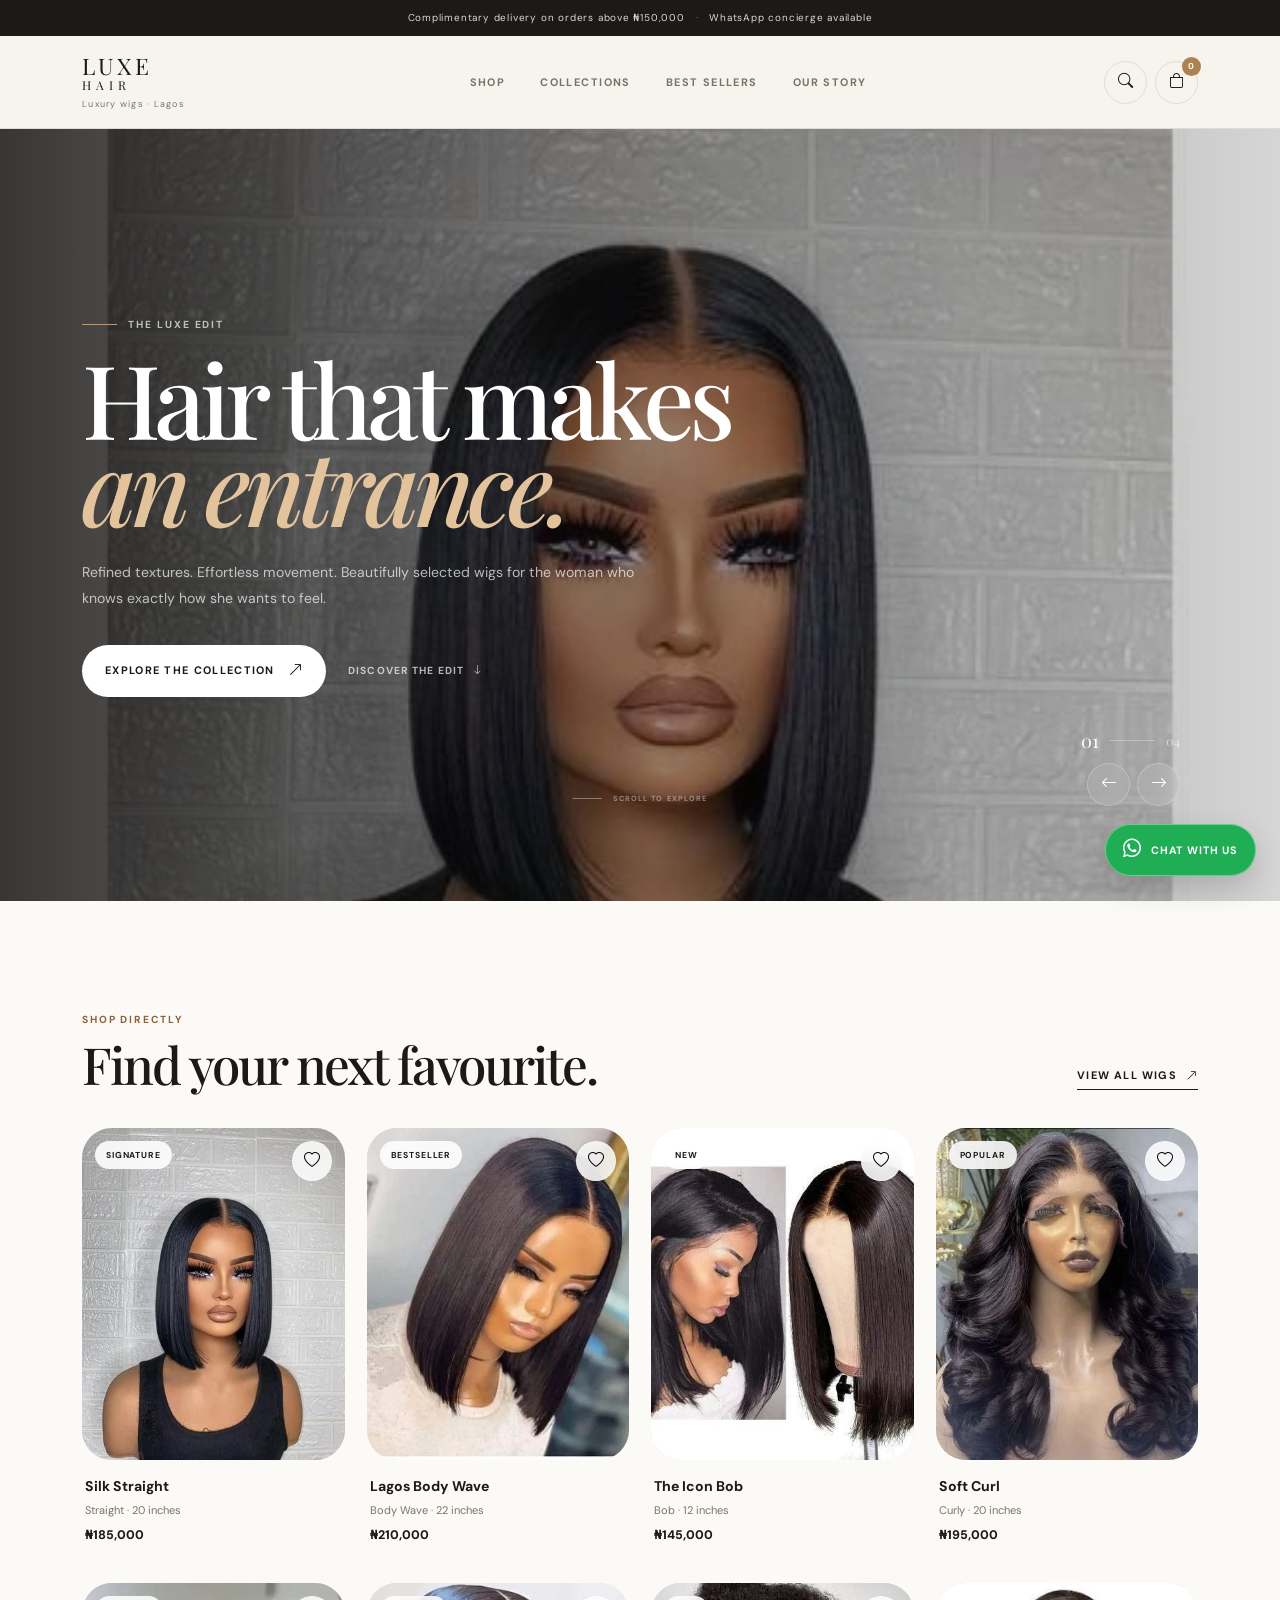
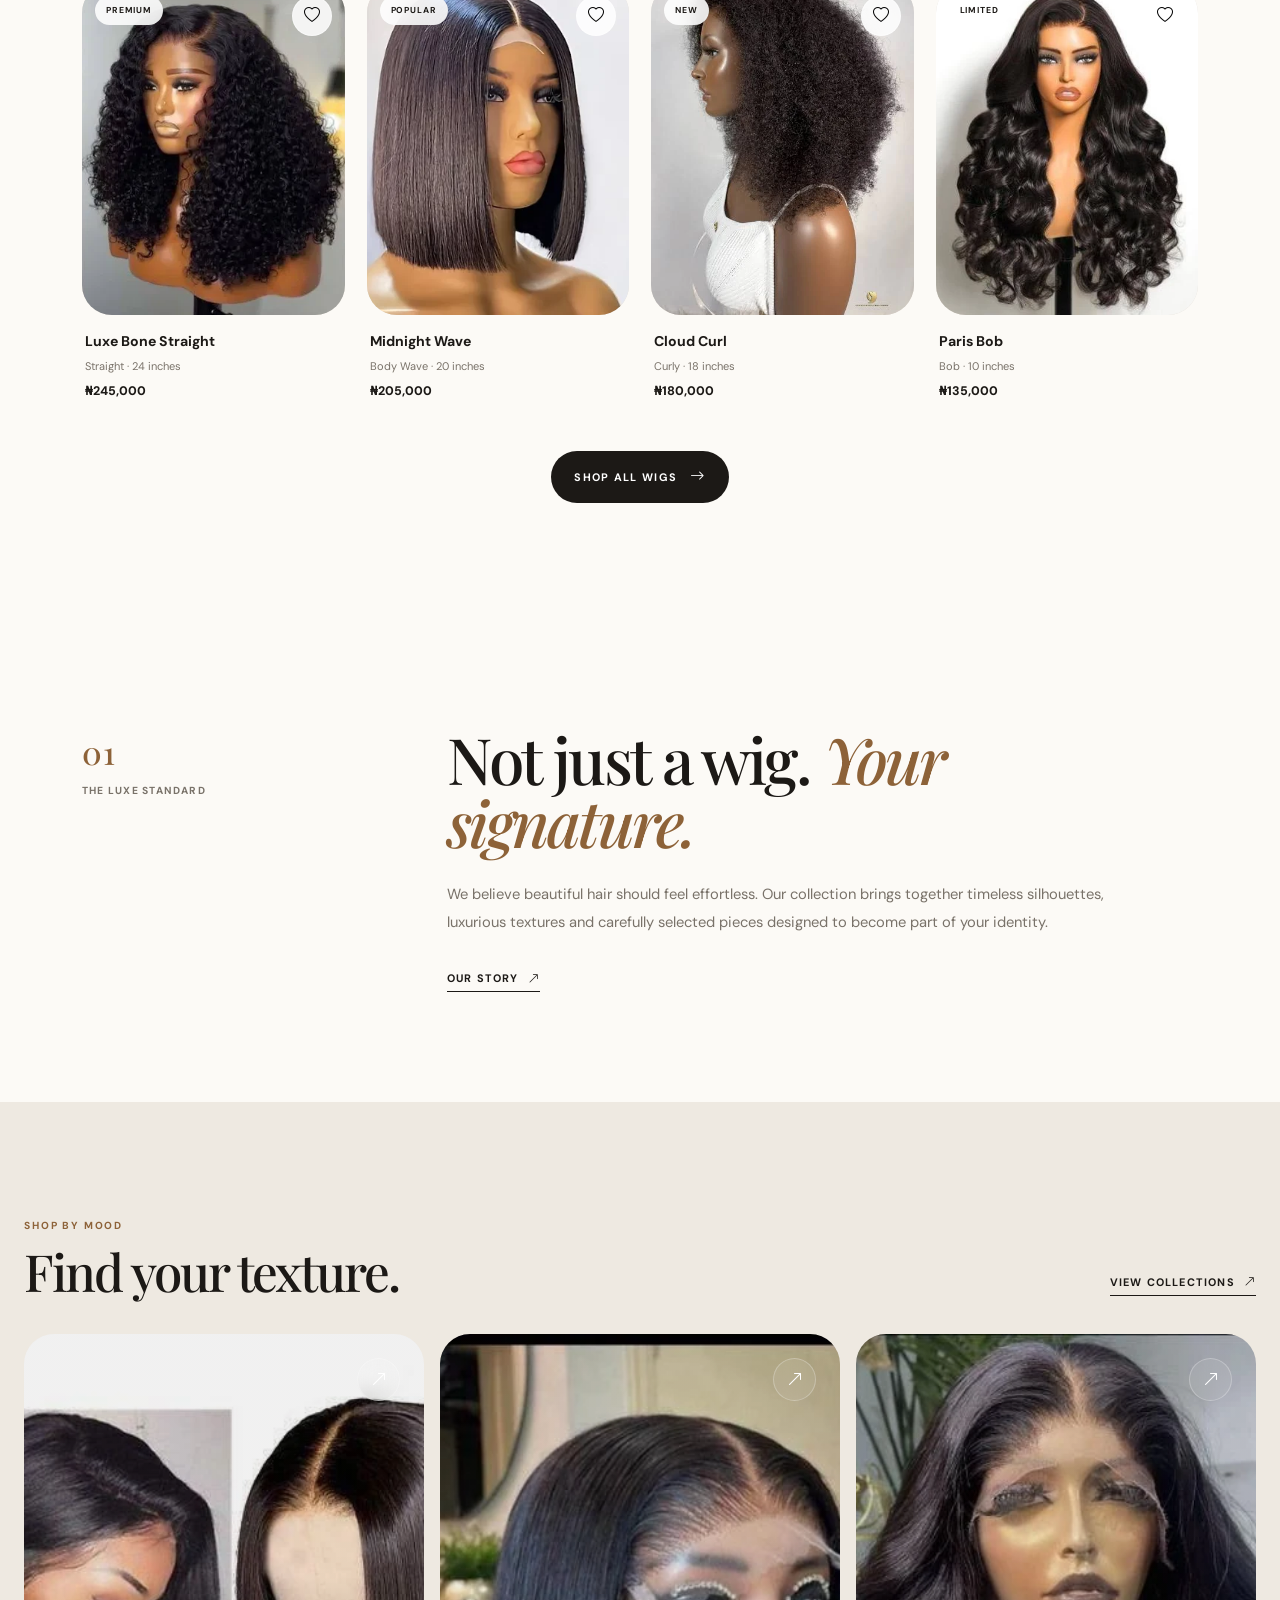
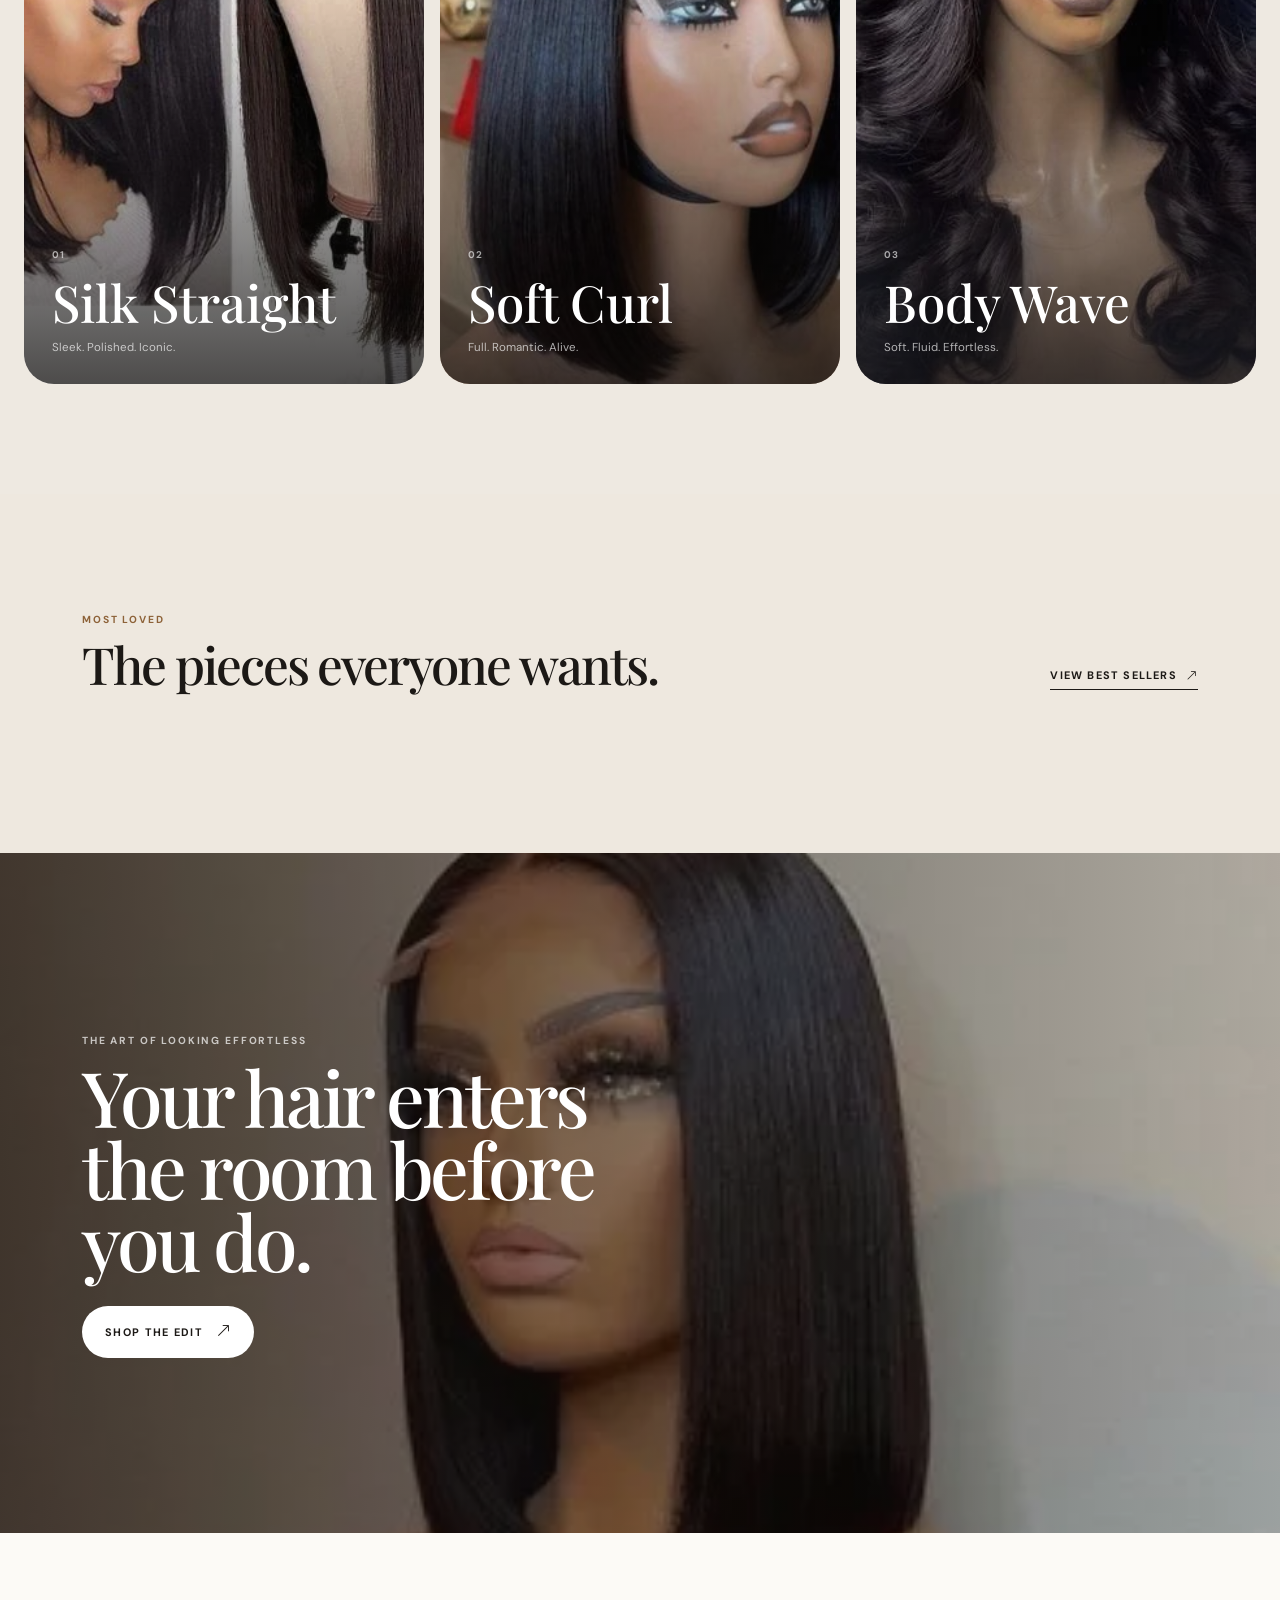
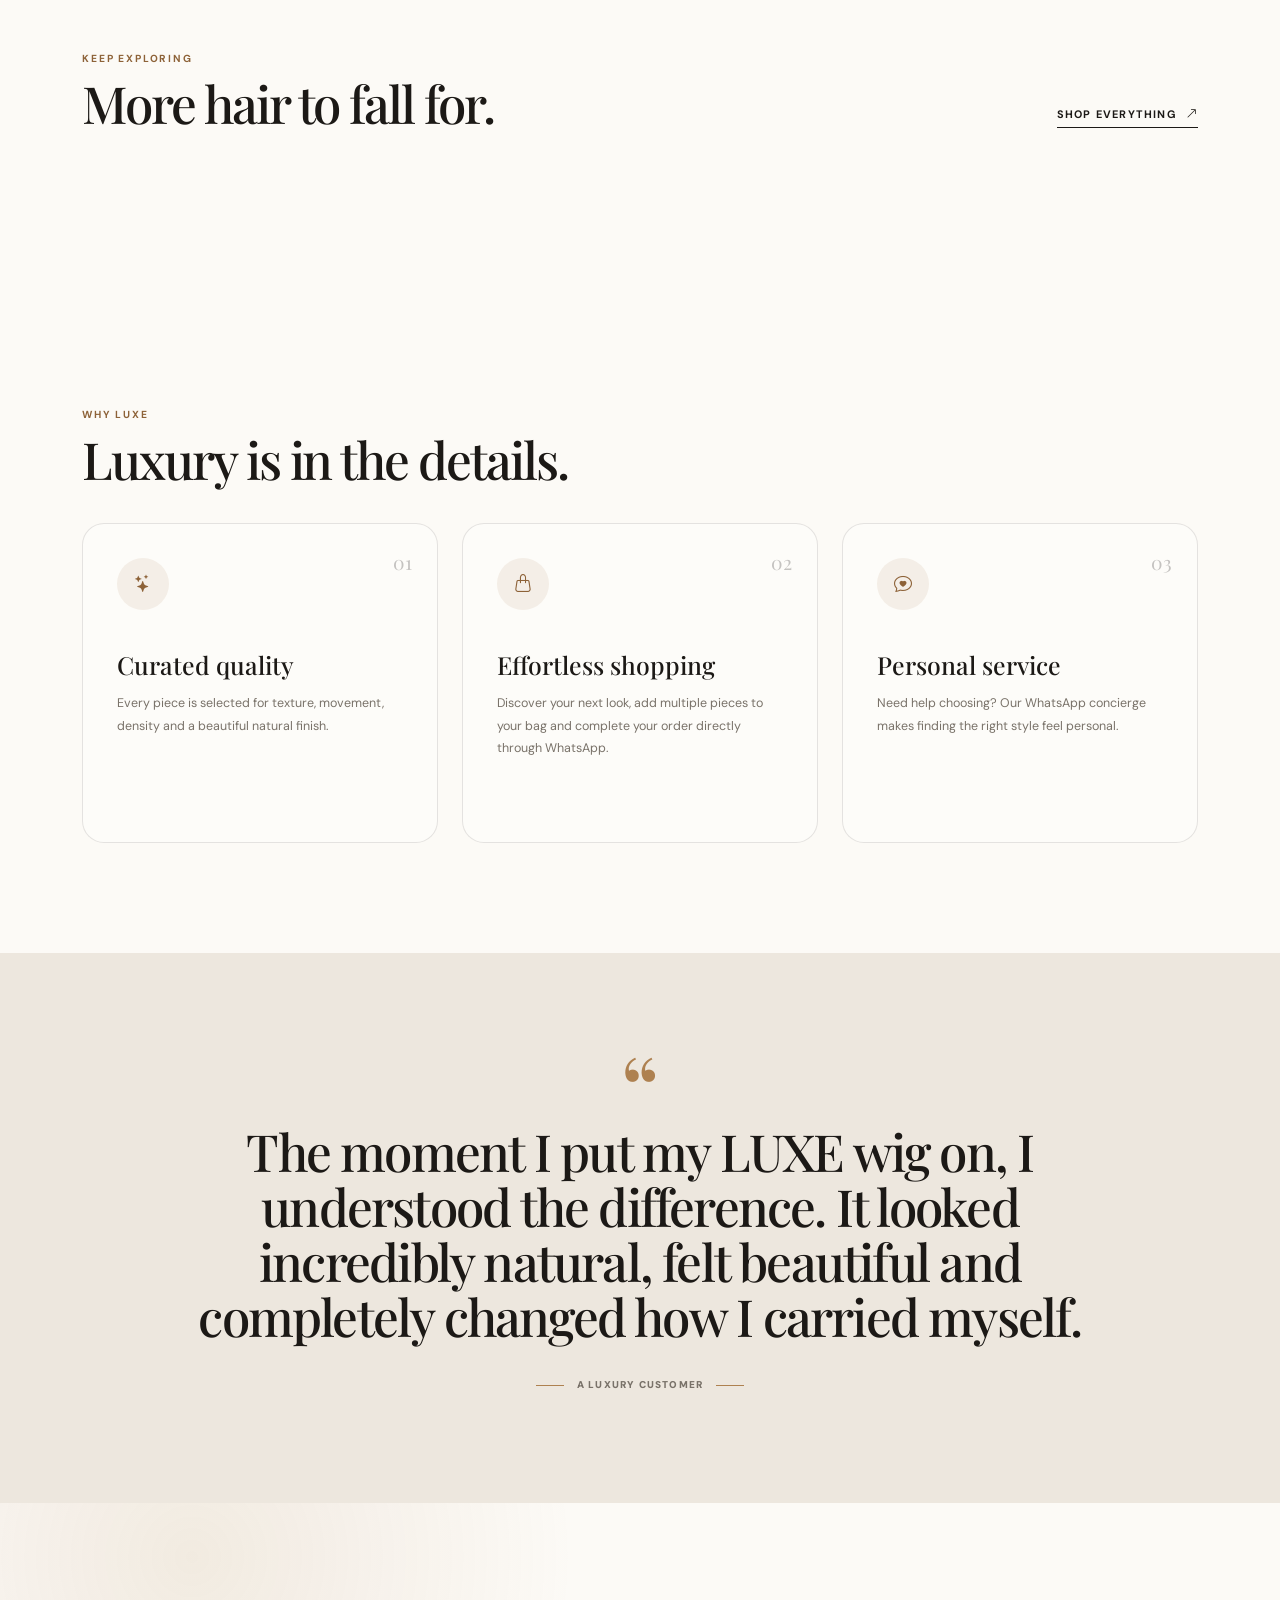
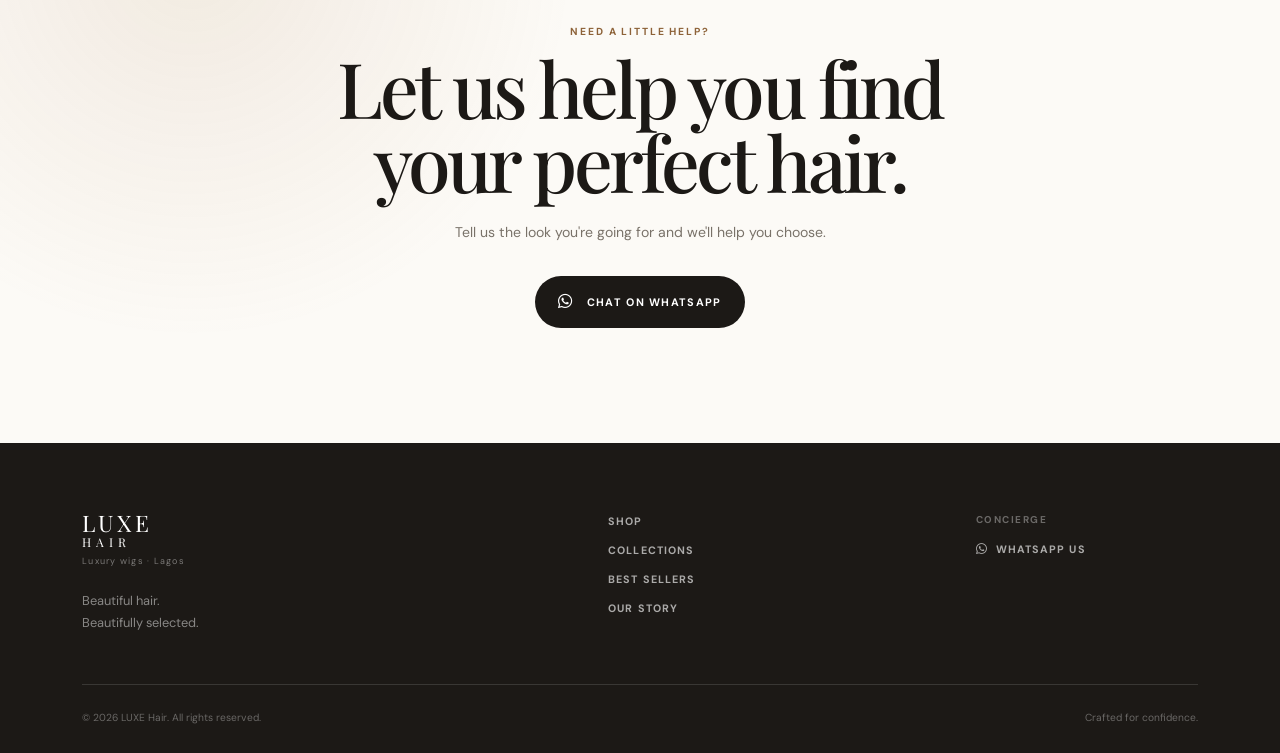
<file: index.html>
<!doctype html>
<html lang="en">
  <head>
    <meta charset="UTF-8" />

    <meta name="viewport" content="width=device-width, initial-scale=1.0" />

    <meta
      name="description"
      content="LUXE Hair — premium wigs and luxury hair curated for effortless confidence."
    />

    <meta name="theme-color" content="#f7f4ef" />

    <title>LUXE Hair — Luxury Wigs</title>

    <!-- =====================================================
         FONTS
    ====================================================== -->

    <link rel="preconnect" href="https://fonts.googleapis.com" />

    <link rel="preconnect" href="https://fonts.gstatic.com" crossorigin />

    <link
      href="https://fonts.googleapis.com/css2?family=DM+Sans:wght@400;500;600;700&family=Playfair+Display:ital,wght@0,500;0,600;0,700;1,500;1,600&display=swap"
      rel="stylesheet"
    />

    <!-- =====================================================
         BOOTSTRAP
    ====================================================== -->

    <link
      href="https://cdn.jsdelivr.net/npm/bootstrap@5.3.3/dist/css/bootstrap.min.css"
      rel="stylesheet"
    />

    <!-- =====================================================
         BOOTSTRAP ICONS
    ====================================================== -->

    <link
      href="https://cdn.jsdelivr.net/npm/bootstrap-icons@1.11.3/font/bootstrap-icons.min.css"
      rel="stylesheet"
    />

    <!-- =====================================================
         MAIN CSS
    ====================================================== -->

    <link rel="stylesheet" href="css/style.css" />
  </head>

  <body class="home-page">
    <!-- =====================================================
         ANNOUNCEMENT BAR
    ====================================================== -->

    <div class="home-announcement">
      <div class="container">
        <p class="home-announcement__text">
          Complimentary delivery on orders above ₦150,000

          <span class="home-announcement__separator"> · </span>

          WhatsApp concierge available
        </p>
      </div>
    </div>

    <!-- =====================================================
         NAVBAR
    ====================================================== -->

    <header class="site-header">
      <div class="container">
        <nav class="site-navbar navbar navbar-expand-lg">
          <!-- BRAND -->

          <a href="index.html" class="site-brand" aria-label="LUXE Hair Home">
            <span class="site-brand__main"> LUXE </span>

            <span class="site-brand__sub"> HAIR </span>

            <small class="site-brand__caption"> Luxury wigs · Lagos </small>
          </a>

          <!-- MOBILE MENU -->

          <button
            class="site-navbar__toggle navbar-toggler"
            type="button"
            data-bs-toggle="collapse"
            data-bs-target="#siteMainNavigation"
            aria-controls="siteMainNavigation"
            aria-expanded="false"
            aria-label="Open navigation"
          >
            <i class="bi bi-list"></i>
          </button>

          <!-- NAVIGATION -->

          <div class="collapse navbar-collapse" id="siteMainNavigation">
            <ul class="site-navbar__links navbar-nav mx-auto">
              <li class="nav-item">
                <a href="shop.html" class="site-navbar__link"> Shop </a>
              </li>

              <li class="nav-item">
                <a href="collections.html" class="site-navbar__link">
                  Collections
                </a>
              </li>

              <li class="nav-item">
                <a href="best-sellers.html" class="site-navbar__link">
                  Best Sellers
                </a>
              </li>

              <li class="nav-item">
                <a href="story.html" class="site-navbar__link"> Our Story </a>
              </li>
            </ul>

            <!-- NAV ACTIONS -->

            <div class="site-navbar__actions">
              <button
                type="button"
                class="site-navbar__icon"
                id="homeSearchTrigger"
                aria-label="Search"
              >
                <i class="bi bi-search"></i>
              </button>

              <button
                type="button"
                class="site-navbar__icon"
                data-bs-toggle="offcanvas"
                data-bs-target="#siteCartDrawer"
                aria-controls="siteCartDrawer"
                aria-label="Open shopping bag"
              >
                <i class="bi bi-bag"></i>

                <span class="site-navbar__cart-count" id="siteCartCount">
                  0
                </span>
              </button>
            </div>
          </div>
        </nav>
      </div>
    </header>

    <!-- =====================================================
         MAIN
    ====================================================== -->

    <main>
      <!-- =================================================
             HERO SLIDER
        ================================================== -->

      <section class="home-hero-slider">
        <div class="home-hero-slider__background">
          <!-- IMAGE IS CONTROLLED BY script.js -->

          <div class="home-hero-slider__slide-image" id="homeHeroImage"></div>

          <div class="home-hero-slider__overlay"></div>
        </div>

        <div class="container position-relative">
          <!-- HERO CONTENT -->

          <div class="home-hero-slider__content" id="homeHeroContent">
            <div class="home-hero-slider__eyebrow" id="homeHeroEyebrow">
              THE LUXE EDIT
            </div>

            <h1 class="home-hero-slider__title" id="homeHeroTitle">
              Hair that makes
              <em>an entrance.</em>
            </h1>

            <p class="home-hero-slider__description" id="homeHeroDescription">
              Refined textures. Effortless movement. Beautifully selected wigs
              for the woman who knows exactly how she wants to feel.
            </p>

            <div class="home-hero-slider__actions">
              <a href="shop.html" class="home-button home-button--light">
                Explore the collection

                <i class="bi bi-arrow-up-right"></i>
              </a>

              <a href="#homeFeatured" class="home-hero-slider__text-link">
                Discover the edit

                <i class="bi bi-arrow-down"></i>
              </a>
            </div>
          </div>

          <!-- COUNTER -->

          <div class="home-hero-slider__counter">
            <span id="homeHeroCurrent"> 01 </span>

            <span class="home-hero-slider__counter-line"></span>

            <span id="homeHeroTotal"> 04 </span>
          </div>

          <!-- CONTROLS -->

          <div class="home-hero-slider__controls">
            <button type="button" id="homeHeroPrev" aria-label="Previous slide">
              <i class="bi bi-arrow-left"></i>
            </button>

            <button type="button" id="homeHeroNext" aria-label="Next slide">
              <i class="bi bi-arrow-right"></i>
            </button>
          </div>

          <!-- SCROLL -->

          <div class="home-hero-slider__scroll">
            <span></span>

            <small> Scroll to explore </small>
          </div>
        </div>
      </section>
      <!-- =================================================
     QUICK SHOP
================================================== -->

      <section class="home-quick-shop">
        <div class="container">
          <div class="home-section-heading" data-reveal>
            <div>
              <span class="home-kicker"> SHOP DIRECTLY </span>

              <h2 class="home-section-title">Find your next favourite.</h2>
            </div>

            <a href="shop.html" class="home-arrow-link">
              View all wigs

              <i class="bi bi-arrow-up-right"></i>
            </a>
          </div>

          <!--
            Products are inserted here
            automatically from SITE_PRODUCTS.
        -->

          <div class="home-product-grid" id="homeProductGrid"></div>

          <div class="home-quick-shop__bottom" data-reveal>
            <a href="shop.html" class="home-button home-button--dark">
              Shop all wigs

              <i class="bi bi-arrow-right"></i>
            </a>
          </div>
        </div>
      </section>

      <!-- =================================================
             INTRO
        ================================================== -->

      <section class="home-intro home-section">
        <div class="container">
          <div class="home-intro__grid" data-reveal>
            <div class="home-intro__label">
              <span> 01 </span>

              <span> The LUXE standard </span>
            </div>

            <div class="home-intro__copy">
              <h2 class="home-display">
                Not just a wig.
                <em>Your signature.</em>
              </h2>

              <p>
                We believe beautiful hair should feel effortless. Our collection
                brings together timeless silhouettes, luxurious textures and
                carefully selected pieces designed to become part of your
                identity.
              </p>

              <a href="story.html" class="home-arrow-link">
                Our story

                <i class="bi bi-arrow-up-right"></i>
              </a>
            </div>
          </div>
        </div>
      </section>

      <!-- =================================================
             CATEGORIES
        ================================================== -->

      <section class="home-categories">
        <div class="container-fluid px-lg-4">
          <div class="home-section-heading" data-reveal>
            <div>
              <span class="home-kicker"> SHOP BY MOOD </span>

              <h2 class="home-section-title">Find your texture.</h2>
            </div>

            <a href="collections.html" class="home-arrow-link">
              View collections

              <i class="bi bi-arrow-up-right"></i>
            </a>
          </div>

          <div class="row g-3">
            <!-- STRAIGHT -->

            <div class="col-lg-4" data-reveal>
              <a href="shop.html?style=straight" class="home-category-card">
                <div class="home-category-card__image">
                  <img
                    src="images/hair-five.webp"
                    alt="Straight hair collection"
                    loading="lazy"
                  />
                </div>

                <div class="home-category-card__overlay"></div>

                <div class="home-category-card__content">
                  <span> 01 </span>

                  <h3>Silk Straight</h3>

                  <p>Sleek. Polished. Iconic.</p>
                </div>

                <div class="home-category-card__arrow">
                  <i class="bi bi-arrow-up-right"></i>
                </div>
              </a>
            </div>

            <!-- CURLY -->

            <div class="col-lg-4" data-reveal data-reveal-delay="100">
              <a href="shop.html?style=curly" class="home-category-card">
                <div class="home-category-card__image">
                  <img
                    src="images/hair-six.webp"
                    alt="Curly hair collection"
                    loading="lazy"
                  />
                </div>

                <div class="home-category-card__overlay"></div>

                <div class="home-category-card__content">
                  <span> 02 </span>

                  <h3>Soft Curl</h3>

                  <p>Full. Romantic. Alive.</p>
                </div>

                <div class="home-category-card__arrow">
                  <i class="bi bi-arrow-up-right"></i>
                </div>
              </a>
            </div>

            <!-- BODY WAVE -->

            <div class="col-lg-4" data-reveal data-reveal-delay="200">
              <a href="shop.html?style=body-wave" class="home-category-card">
                <div class="home-category-card__image">
                  <img
                    src="images/hair-seven.webp"
                    alt="Body wave collection"
                    loading="lazy"
                  />
                </div>

                <div class="home-category-card__overlay"></div>

                <div class="home-category-card__content">
                  <span> 03 </span>

                  <h3>Body Wave</h3>

                  <p>Soft. Fluid. Effortless.</p>
                </div>

                <div class="home-category-card__arrow">
                  <i class="bi bi-arrow-up-right"></i>
                </div>
              </a>
            </div>
          </div>
        </div>
      </section>

      <!-- =================================================
             MOST LOVED
        ================================================== -->

      <section class="home-signature" id="homeFeatured">
        <div class="container">
          <div class="home-section-heading" data-reveal>
            <div>
              <span class="home-kicker"> MOST LOVED </span>

              <h2 class="home-section-title">The pieces everyone wants.</h2>
            </div>

            <a href="best-sellers.html" class="home-arrow-link">
              View best sellers

              <i class="bi bi-arrow-up-right"></i>
            </a>
          </div>

          <!--
                    These four cards rotate automatically
                    using the shared JavaScript.
                -->

          <div class="home-signature__grid" id="homeSignatureGrid"></div>
        </div>
      </section>

      <!-- =================================================
             EDITORIAL
        ================================================== -->

      <section class="home-editorial">
        <div class="home-editorial__image">
          <img
            src="images/hair-39.webp"
            alt="Luxury hair editorial"
            loading="lazy"
          />
        </div>

        <div class="home-editorial__overlay"></div>

        <div class="container">
          <div class="home-editorial__content" data-reveal>
            <span class="home-kicker home-kicker--light">
              THE ART OF LOOKING EFFORTLESS
            </span>

            <h2>Your hair enters the room before you do.</h2>

            <a href="shop.html" class="home-button home-button--light">
              Shop the edit

              <i class="bi bi-arrow-up-right"></i>
            </a>
          </div>
        </div>
      </section>

      <!-- =================================================
             MORE HAIR
        ================================================== -->

      <section class="home-explore">
        <div class="container">
          <div class="home-section-heading" data-reveal>
            <div>
              <span class="home-kicker"> KEEP EXPLORING </span>

              <h2 class="home-section-title">More hair to fall for.</h2>
            </div>

            <a href="shop.html" class="home-arrow-link">
              Shop everything

              <i class="bi bi-arrow-up-right"></i>
            </a>
          </div>

          <div class="home-explore__grid" id="homeExploreGrid"></div>
        </div>
      </section>

      <!-- =================================================
             WHY LUXE
        ================================================== -->

      <section class="home-values home-section">
        <div class="container">
          <div class="home-section-heading" data-reveal>
            <div>
              <span class="home-kicker"> WHY LUXE </span>

              <h2 class="home-section-title">Luxury is in the details.</h2>
            </div>
          </div>

          <div class="row g-4">
            <div class="col-md-4" data-reveal>
              <article class="home-value">
                <span class="home-value__number"> 01 </span>

                <div class="home-value__icon">
                  <i class="bi bi-stars"></i>
                </div>

                <h3>Curated quality</h3>

                <p>
                  Every piece is selected for texture, movement, density and a
                  beautiful natural finish.
                </p>
              </article>
            </div>

            <div class="col-md-4" data-reveal data-reveal-delay="100">
              <article class="home-value">
                <span class="home-value__number"> 02 </span>

                <div class="home-value__icon">
                  <i class="bi bi-handbag"></i>
                </div>

                <h3>Effortless shopping</h3>

                <p>
                  Discover your next look, add multiple pieces to your bag and
                  complete your order directly through WhatsApp.
                </p>
              </article>
            </div>

            <div class="col-md-4" data-reveal data-reveal-delay="200">
              <article class="home-value">
                <span class="home-value__number"> 03 </span>

                <div class="home-value__icon">
                  <i class="bi bi-chat-heart"></i>
                </div>

                <h3>Personal service</h3>

                <p>
                  Need help choosing? Our WhatsApp concierge makes finding the
                  right style feel personal.
                </p>
              </article>
            </div>
          </div>
        </div>
      </section>

      <!-- =================================================
             TESTIMONIAL
        ================================================== -->

      <section class="home-testimonial home-section">
        <div class="container">
          <div class="home-testimonial__box" data-reveal>
            <span class="home-testimonial__quote"> “ </span>

            <blockquote>
              The moment I put my LUXE wig on, I understood the difference. It
              looked incredibly natural, felt beautiful and completely changed
              how I carried myself.
            </blockquote>

            <div class="home-testimonial__author">
              <span></span>

              <strong> A luxury customer </strong>

              <span></span>
            </div>
          </div>
        </div>
      </section>

      <!-- =================================================
             CTA
        ================================================== -->

      <section class="home-cta">
        <div class="container">
          <div class="home-cta__content" data-reveal>
            <span class="home-kicker"> NEED A LITTLE HELP? </span>

            <h2>Let us help you find your perfect hair.</h2>

            <p>Tell us the look you're going for and we'll help you choose.</p>

            <a
              href="https://wa.me/2348000000000"
              target="_blank"
              rel="noopener noreferrer"
              class="home-button home-button--dark"
            >
              <i class="bi bi-whatsapp"></i>

              Chat on WhatsApp
            </a>
          </div>
        </div>
      </section>
    </main>

    <!-- =====================================================
         FOOTER
    ====================================================== -->

    <footer class="site-footer">
      <div class="container">
        <div class="site-footer__top">
          <div class="site-footer__brand">
            <a href="index.html" class="site-brand site-brand--footer">
              <span class="site-brand__main"> LUXE </span>

              <span class="site-brand__sub"> HAIR </span>

              <small class="site-brand__caption"> Luxury wigs · Lagos </small>
            </a>

            <p>
              Beautiful hair.<br />
              Beautifully selected.
            </p>
          </div>

          <div class="site-footer__links">
            <a href="shop.html"> Shop </a>

            <a href="collections.html"> Collections </a>

            <a href="best-sellers.html"> Best Sellers </a>

            <a href="story.html"> Our Story </a>
          </div>

          <div class="site-footer__contact">
            <span> Concierge </span>

            <a
              href="https://wa.me/2348023144805"
              target="_blank"
              rel="noopener noreferrer"
            >
              <i class="bi bi-whatsapp"></i>

              WhatsApp us
            </a>
          </div>
        </div>

        <div class="site-footer__bottom">
          <span> © 2026 LUXE Hair. All rights reserved. </span>

          <span> Crafted for confidence. </span>
        </div>
      </div>
    </footer>

    <!-- =====================================================
         SHARED CART
    ====================================================== -->

    <div
      class="offcanvas offcanvas-end site-cart"
      tabindex="-1"
      id="siteCartDrawer"
      aria-labelledby="siteCartTitle"
    >
      <div class="site-cart__header">
        <div>
          <span class="site-cart__eyebrow"> YOUR SELECTION </span>

          <h2 id="siteCartTitle">Shopping Bag</h2>
        </div>

        <button
          type="button"
          class="site-cart__close"
          data-bs-dismiss="offcanvas"
          aria-label="Close shopping bag"
        >
          <i class="bi bi-x-lg"></i>
        </button>
      </div>

      <div class="site-cart__body">
        <div id="siteCartEmpty" class="site-cart__empty">
          <div class="site-cart__empty-icon">
            <i class="bi bi-bag"></i>
          </div>

          <h3>Your bag is empty</h3>

          <p>Add something beautiful to your selection.</p>

          <a
            href="shop.html"
            class="home-button home-button--dark"
            data-bs-dismiss="offcanvas"
          >
            Explore the shop
          </a>
        </div>

        <div id="siteCartItems" class="site-cart__items"></div>
      </div>

      <div id="siteCartFooter" class="site-cart__footer"></div>
    </div>

    <!-- =====================================================
         QUICK VIEW
    ====================================================== -->

    <div
      class="modal fade"
      id="homeQuickViewModal"
      tabindex="-1"
      aria-hidden="true"
    >
      <div class="modal-dialog modal-dialog-centered modal-xl">
        <div class="modal-content home-quick-view">
          <button
            type="button"
            class="home-quick-view__close"
            data-bs-dismiss="modal"
            aria-label="Close product view"
          >
            <i class="bi bi-x-lg"></i>
          </button>

          <div id="homeQuickViewContent" class="home-quick-view__content"></div>
        </div>
      </div>
    </div>

    <!-- =====================================================
         FLOATING WHATSAPP
    ====================================================== -->

    <a
      href="https://wa.me/2348023144805"
      class="site-whatsapp-float"
      target="_blank"
      rel="noopener noreferrer"
      aria-label="Chat with us on WhatsApp"
    >
      <i class="bi bi-whatsapp"></i>

      <span> Chat with us </span>
    </a>

    <!-- =====================================================
         BOOTSTRAP JS
    ====================================================== -->

    <script src="https://cdn.jsdelivr.net/npm/bootstrap@5.3.3/dist/js/bootstrap.bundle.min.js"></script>

    <!-- =====================================================
         SHARED JS
    ====================================================== -->

    <script src="js/script.js"></script>
  </body>
</html>
</file>
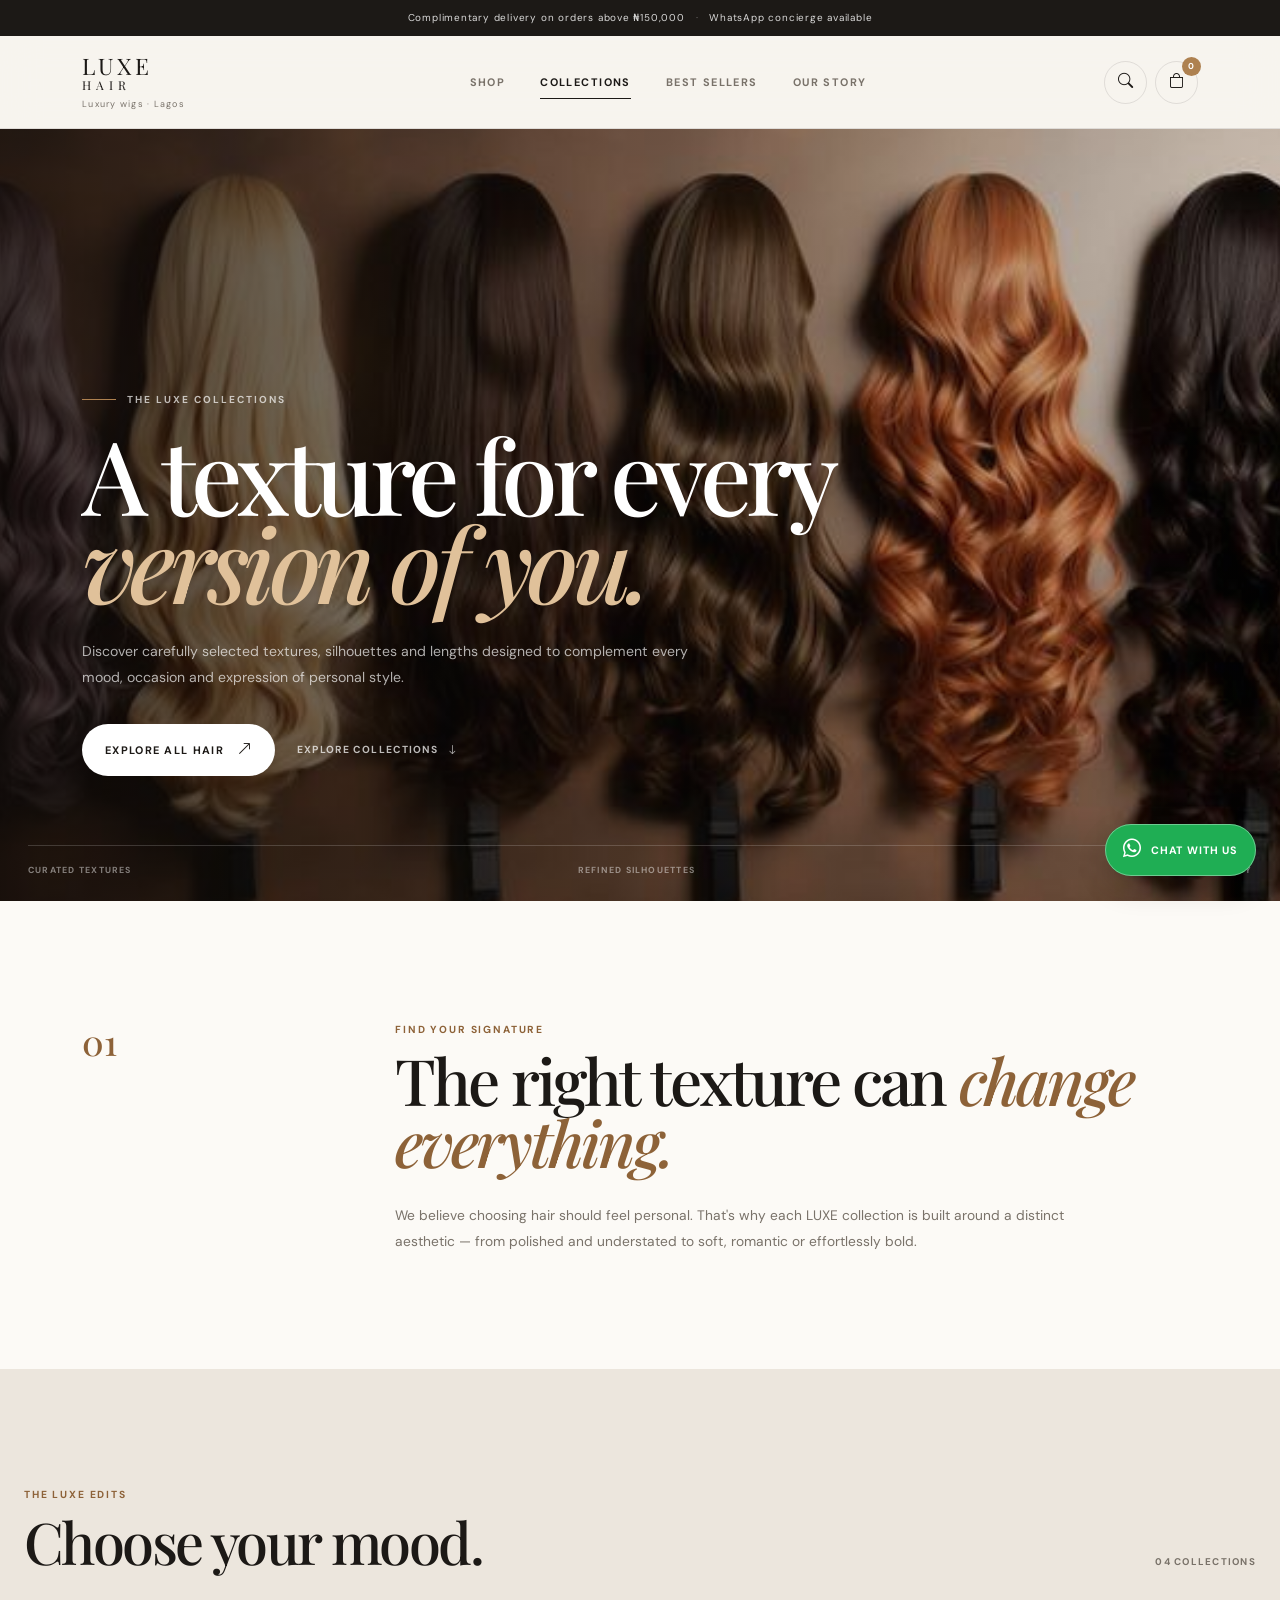
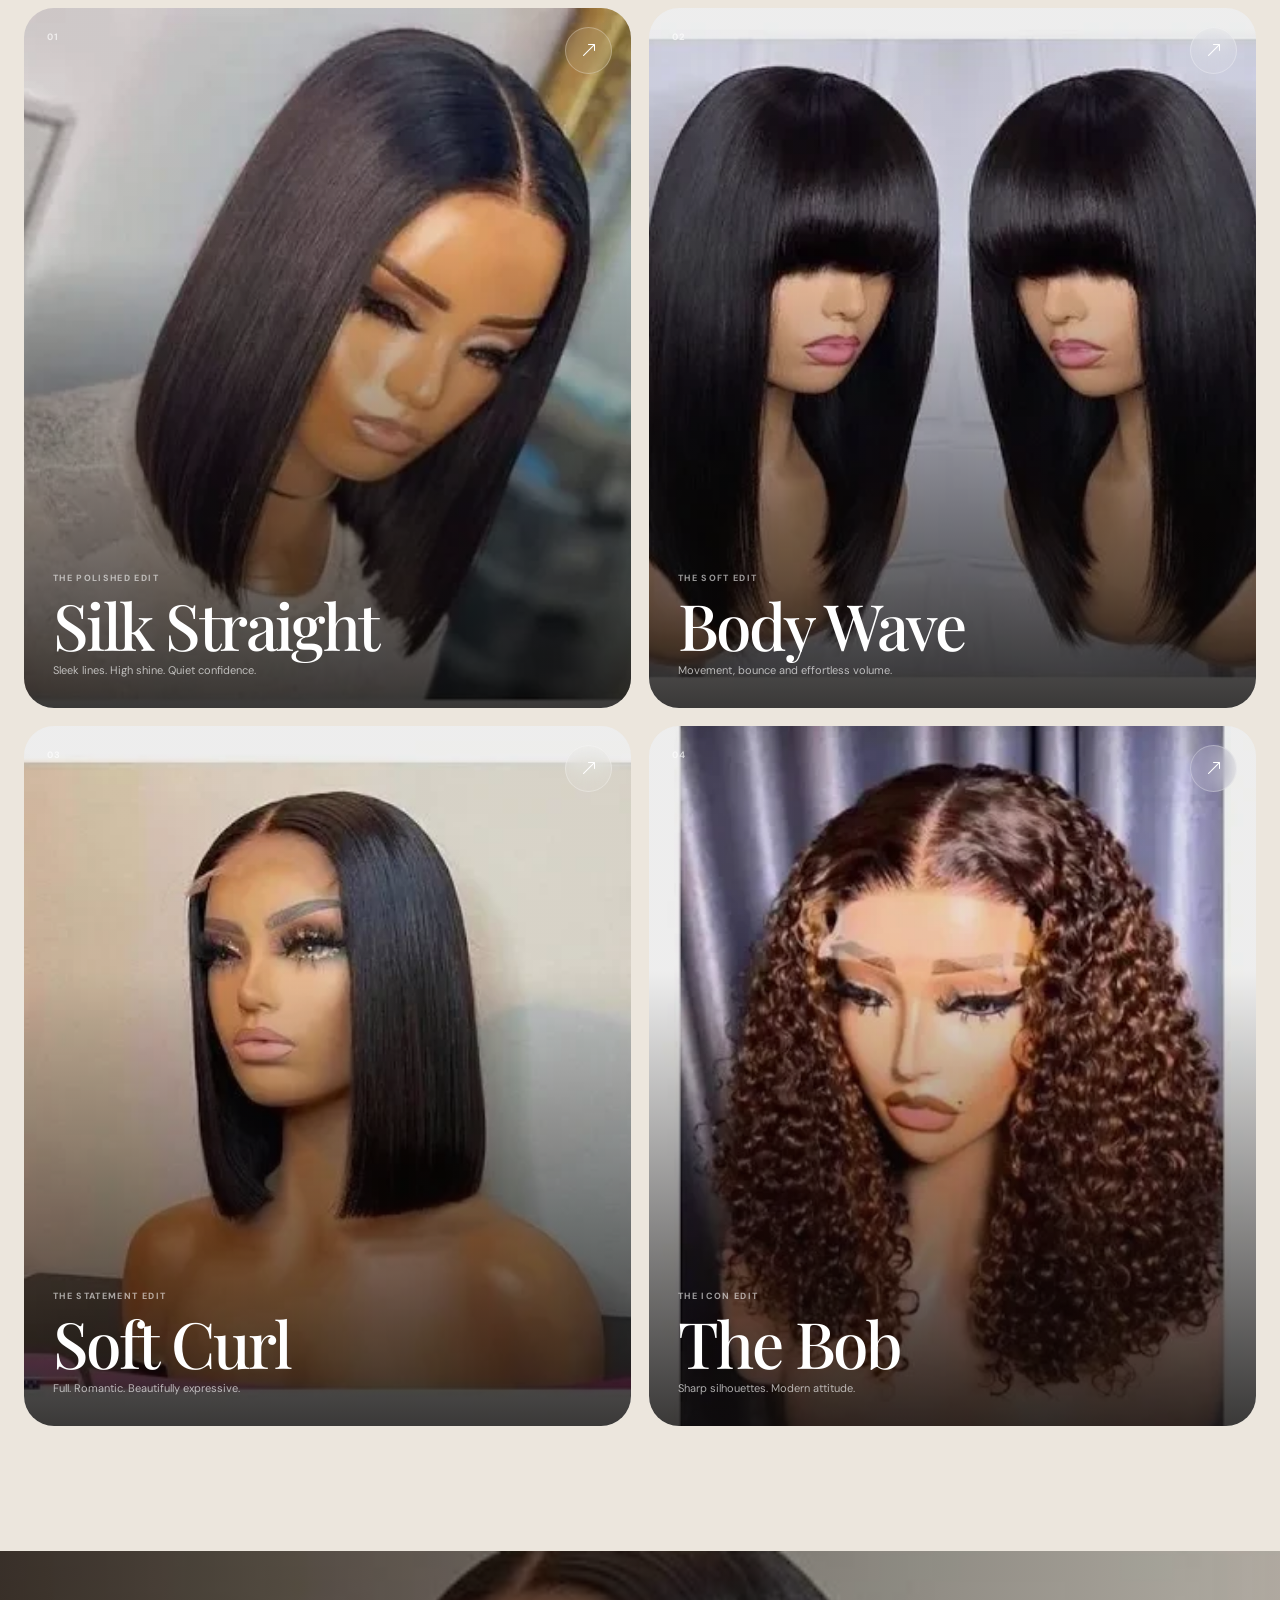
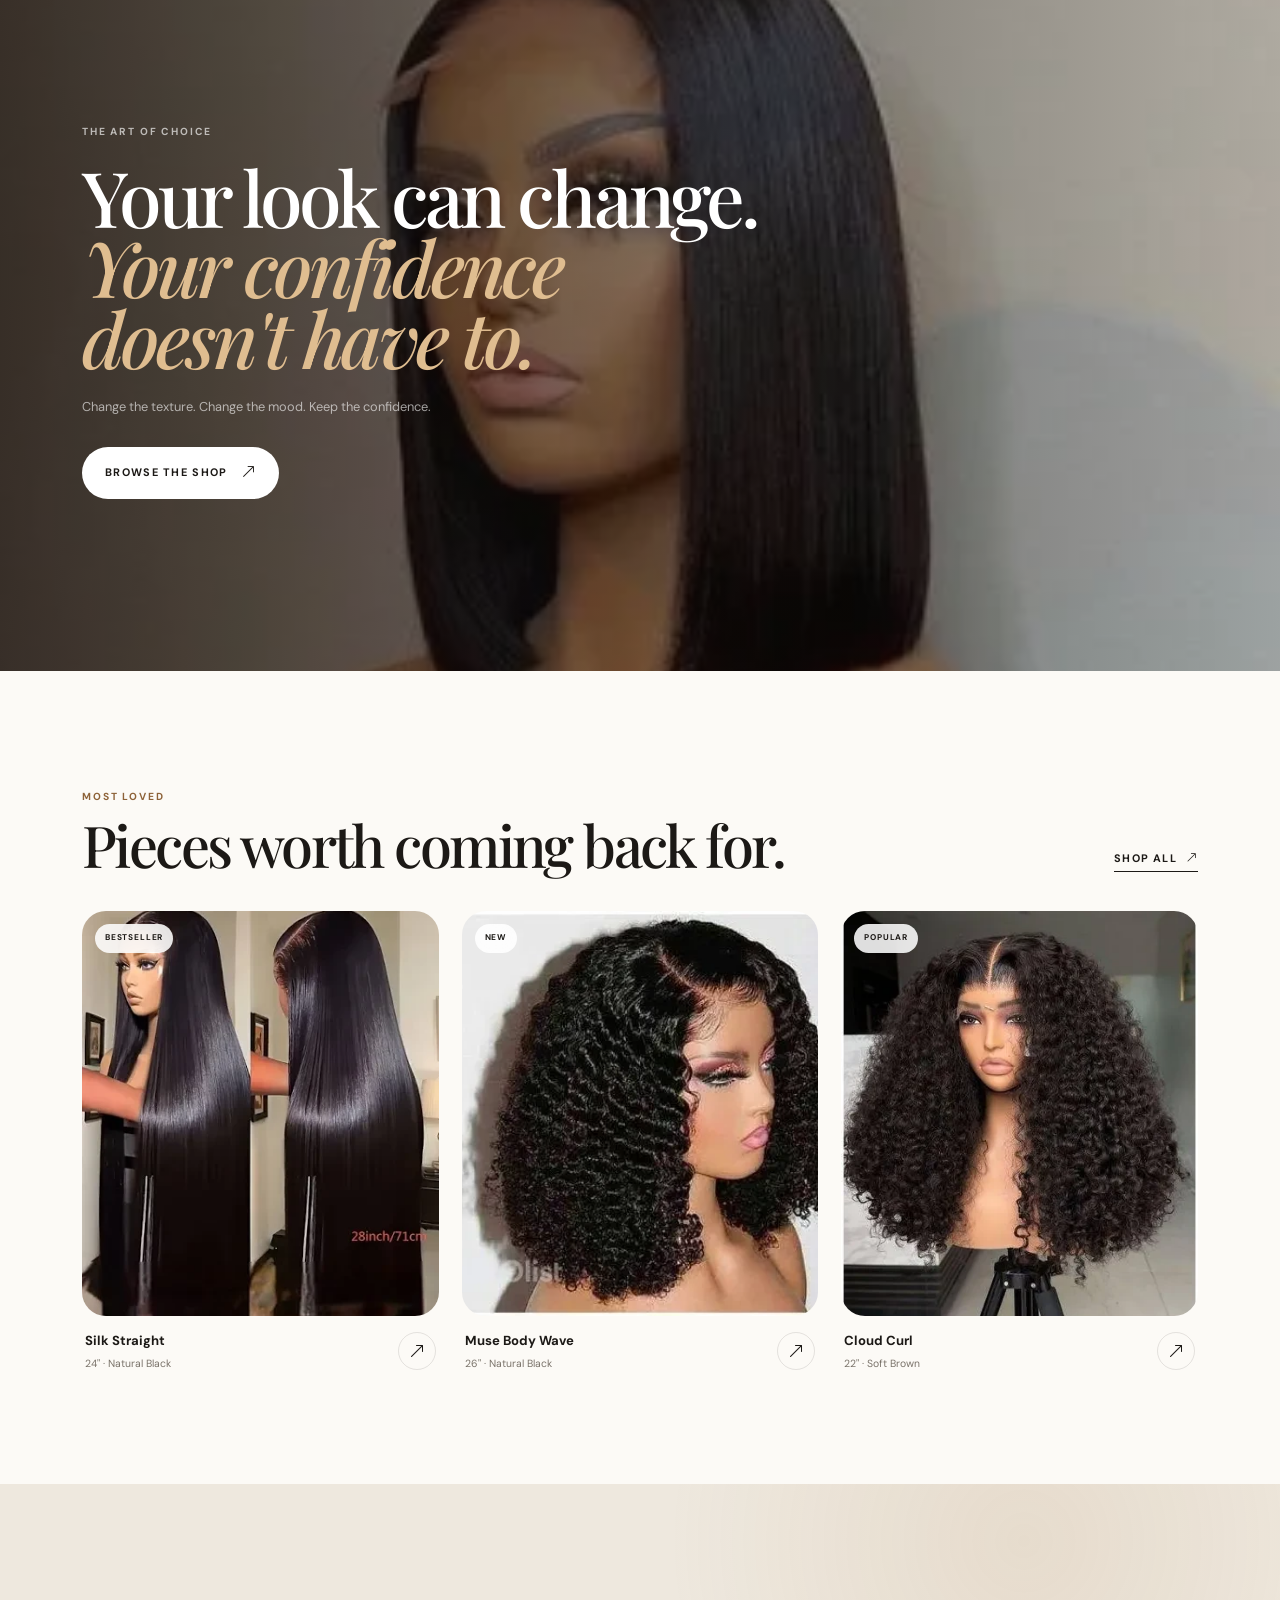
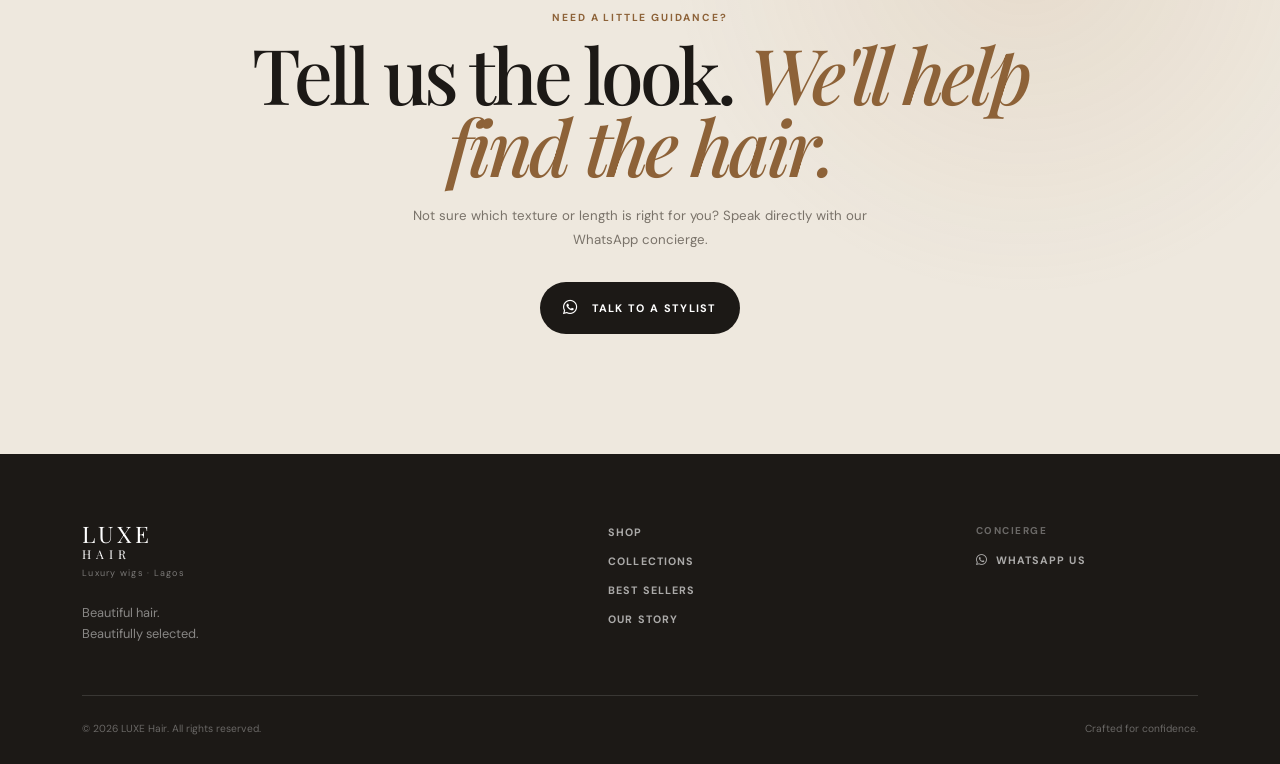
<file: collections.html>
<!doctype html>
<html lang="en">
  <head>
    <meta charset="UTF-8" />
    <meta name="viewport" content="width=device-width, initial-scale=1.0" />

    <meta
      name="description"
      content="Explore LUXE Hair collections — straight, body wave, curly and bob styles curated for effortless luxury."
    />

    <meta name="theme-color" content="#f7f4ef" />

    <title>Collections — LUXE Hair</title>

    <!-- =====================================================
         GOOGLE FONTS
    ====================================================== -->

    <link rel="preconnect" href="https://fonts.googleapis.com" />
    <link rel="preconnect" href="https://fonts.gstatic.com" crossorigin />

    <link
      href="https://fonts.googleapis.com/css2?family=DM+Sans:wght@400;500;600;700&family=Playfair+Display:ital,wght@0,500;0,600;0,700;1,500;1,600&display=swap"
      rel="stylesheet"
    />

    <!-- =====================================================
         BOOTSTRAP
    ====================================================== -->

    <link
      href="https://cdn.jsdelivr.net/npm/bootstrap@5.3.3/dist/css/bootstrap.min.css"
      rel="stylesheet"
    />

    <!-- =====================================================
         BOOTSTRAP ICONS
    ====================================================== -->

    <link
      href="https://cdn.jsdelivr.net/npm/bootstrap-icons@1.11.3/font/bootstrap-icons.min.css"
      rel="stylesheet"
    />

    <!-- =====================================================
         SHARED CSS
    ====================================================== -->

    <link rel="stylesheet" href="css/style.css" />
  </head>

  <body class="collections-page">
    <!-- =====================================================
         ANNOUNCEMENT
    ====================================================== -->

    <div class="collections-page__announcement">
      <div class="container">
        <p class="collections-page__announcement-text">
          Complimentary delivery on orders above ₦150,000

          <span>·</span>

          WhatsApp concierge available
        </p>
      </div>
    </div>

    <!-- =====================================================
         NAVBAR
    ====================================================== -->

    <header class="site-header">
      <div class="container">
        <nav class="site-navbar navbar navbar-expand-lg">
          <!-- BRAND -->

          <a href="index.html" class="site-brand" aria-label="LUXE Hair home">
            <span class="site-brand__main"> LUXE </span>

            <span class="site-brand__sub"> HAIR </span>

            <small class="site-brand__caption"> Luxury wigs · Lagos </small>
          </a>

          <!-- MOBILE MENU -->

          <button
            class="site-navbar__toggle navbar-toggler"
            type="button"
            data-bs-toggle="collapse"
            data-bs-target="#collectionsNavigation"
            aria-controls="collectionsNavigation"
            aria-expanded="false"
            aria-label="Open navigation"
          >
            <i class="bi bi-list"></i>
          </button>

          <!-- NAVIGATION -->

          <div class="collapse navbar-collapse" id="collectionsNavigation">
            <ul class="site-navbar__links navbar-nav mx-auto">
              <li class="nav-item">
                <a href="shop.html" class="site-navbar__link"> Shop </a>
              </li>

              <li class="nav-item">
                <a
                  href="collections.html"
                  class="site-navbar__link collections-page__nav-link--active"
                >
                  Collections
                </a>
              </li>

              <li class="nav-item">
                <a href="best-sellers.html" class="site-navbar__link">
                  Best Sellers
                </a>
              </li>

              <li class="nav-item">
                <a href="story.html" class="site-navbar__link"> Our Story </a>
              </li>
            </ul>

            <!-- ACTIONS -->

            <div class="site-navbar__actions">
              <button
                type="button"
                class="site-navbar__icon"
                id="collectionsSearchTrigger"
                aria-label="Search"
              >
                <i class="bi bi-search"></i>
              </button>

              <button
                type="button"
                class="site-navbar__icon"
                data-bs-toggle="offcanvas"
                data-bs-target="#siteCartDrawer"
                aria-controls="siteCartDrawer"
                aria-label="Open shopping bag"
              >
                <i class="bi bi-bag"></i>

                <span id="siteCartCount" class="site-navbar__cart-count">
                  0
                </span>
              </button>
            </div>
          </div>
        </nav>
      </div>
    </header>

    <!-- =====================================================
         MAIN
    ====================================================== -->

    <main>
      <!-- =================================================
           HERO
      ================================================== -->

      <section class="collections-page__hero">
        <div class="collections-page__hero-media">
          <img src="images/hero-1.jpg" alt="Luxury hair collection" />
        </div>

        <div class="collections-page__hero-overlay"></div>

        <div class="container">
          <div class="collections-page__hero-content" data-reveal>
            <span class="collections-page__eyebrow">
              THE LUXE COLLECTIONS
            </span>

            <h1 class="collections-page__title">
              A texture for every
              <em>version of you.</em>
            </h1>

            <p class="collections-page__description">
              Discover carefully selected textures, silhouettes and lengths
              designed to complement every mood, occasion and expression of
              personal style.
            </p>

            <div class="collections-page__hero-actions">
              <a href="shop.html" class="home-button home-button--light">
                Explore all hair

                <i class="bi bi-arrow-up-right"></i>
              </a>

              <a href="#collectionsEdits" class="collections-page__hero-link">
                Explore collections

                <i class="bi bi-arrow-down"></i>
              </a>
            </div>
          </div>
        </div>

        <div class="collections-page__hero-bottom">
          <span> Curated textures </span>

          <span> Refined silhouettes </span>

          <span> Effortless luxury </span>
        </div>
      </section>

      <!-- =================================================
           INTRO
      ================================================== -->

      <section class="collections-page__intro">
        <div class="container">
          <div class="collections-page__intro-grid" data-reveal>
            <div class="collections-page__intro-number">01</div>

            <div class="collections-page__intro-content">
              <span class="home-kicker"> FIND YOUR SIGNATURE </span>

              <h2>
                The right texture can
                <em>change everything.</em>
              </h2>

              <p>
                We believe choosing hair should feel personal. That's why each
                LUXE collection is built around a distinct aesthetic — from
                polished and understated to soft, romantic or effortlessly bold.
              </p>
            </div>
          </div>
        </div>
      </section>

      <!-- =================================================
           COLLECTIONS
      ================================================== -->

      <section class="collections-page__edits" id="collectionsEdits">
        <div class="container-fluid px-lg-4">
          <!-- SECTION HEADING -->

          <div class="collections-page__heading" data-reveal>
            <div>
              <span class="home-kicker"> THE LUXE EDITS </span>

              <h2>Choose your mood.</h2>
            </div>

            <span class="collections-page__heading-count">
              04 collections
            </span>
          </div>

          <!-- COLLECTION GRID -->

          <div class="collections-page__grid">
            <!-- =====================================
                 STRAIGHT
            ====================================== -->

            <a
              href="shop.html?style=straight"
              class="collections-page__card collections-page__card--large"
              data-reveal
            >
              <div class="collections-page__card-image">
                <img
                  src="images/hair-32.webp"
                  alt="Straight hair collection"
                  loading="lazy"
                />
              </div>

              <div class="collections-page__card-shade"></div>

              <div class="collections-page__card-number">01</div>

              <div class="collections-page__card-arrow">
                <i class="bi bi-arrow-up-right"></i>
              </div>

              <div class="collections-page__card-content">
                <span> THE POLISHED EDIT </span>

                <h3>Silk Straight</h3>

                <p>Sleek lines. High shine. Quiet confidence.</p>
              </div>
            </a>

            <!-- =====================================
                 BODY WAVE
            ====================================== -->

            <a
              href="shop.html?style=bodywave"
              class="collections-page__card"
              data-reveal
              data-reveal-delay="100"
            >
              <div class="collections-page__card-image">
                <img
                  src="images/hair-33.webp"
                  alt="Body wave hair collection"
                  loading="lazy"
                />
              </div>

              <div class="collections-page__card-shade"></div>

              <div class="collections-page__card-number">02</div>

              <div class="collections-page__card-arrow">
                <i class="bi bi-arrow-up-right"></i>
              </div>

              <div class="collections-page__card-content">
                <span> THE SOFT EDIT </span>

                <h3>Body Wave</h3>

                <p>Movement, bounce and effortless volume.</p>
              </div>
            </a>

            <!-- =====================================
                 CURLY
            ====================================== -->

            <a
              href="shop.html?style=curly"
              class="collections-page__card"
              data-reveal
              data-reveal-delay="160"
            >
              <div class="collections-page__card-image">
                <img
                  src="images/hair-34.webp"
                  alt="Curly hair collection"
                  loading="lazy"
                />
              </div>

              <div class="collections-page__card-shade"></div>

              <div class="collections-page__card-number">03</div>

              <div class="collections-page__card-arrow">
                <i class="bi bi-arrow-up-right"></i>
              </div>

              <div class="collections-page__card-content">
                <span> THE STATEMENT EDIT </span>

                <h3>Soft Curl</h3>

                <p>Full. Romantic. Beautifully expressive.</p>
              </div>
            </a>

            <!-- =====================================
                 BOB
            ====================================== -->

            <a
              href="shop.html?style=bob"
              class="collections-page__card collections-page__card--large"
              data-reveal
              data-reveal-delay="220"
            >
              <div class="collections-page__card-image">
                <img
                  src="images/hair-35.webp"
                  alt="Bob hair collection"
                  loading="lazy"
                />
              </div>

              <div class="collections-page__card-shade"></div>

              <div class="collections-page__card-number">04</div>

              <div class="collections-page__card-arrow">
                <i class="bi bi-arrow-up-right"></i>
              </div>

              <div class="collections-page__card-content">
                <span> THE ICON EDIT </span>

                <h3>The Bob</h3>

                <p>Sharp silhouettes. Modern attitude.</p>
              </div>
            </a>
          </div>
        </div>
      </section>

      <!-- =================================================
           EDITORIAL
      ================================================== -->

      <section class="collections-page__editorial">
        <div class="collections-page__editorial-image">
          <img
            src="images/hair-39.webp"
            alt="Luxury hair editorial"
            loading="lazy"
          />
        </div>

        <div class="collections-page__editorial-overlay"></div>

        <div class="container">
          <div class="collections-page__editorial-content" data-reveal>
            <span class="collections-page__editorial-kicker">
              THE ART OF CHOICE
            </span>

            <h2>
              Your look can change.
              <em>Your confidence doesn't have to.</em>
            </h2>

            <p>Change the texture. Change the mood. Keep the confidence.</p>

            <a href="shop.html" class="home-button home-button--light">
              Browse the shop

              <i class="bi bi-arrow-up-right"></i>
            </a>
          </div>
        </div>
      </section>

      <!-- =================================================
           MOST LOVED
      ================================================== -->

      <section class="collections-page__loved" id="collectionsBestSellers">
        <div class="container">
          <div class="collections-page__heading" data-reveal>
            <div>
              <span class="home-kicker"> MOST LOVED </span>

              <h2>Pieces worth coming back for.</h2>
            </div>

            <a href="shop.html" class="home-arrow-link">
              Shop all

              <i class="bi bi-arrow-up-right"></i>
            </a>
          </div>

          <div class="collections-page__loved-grid">
            <!-- ITEM 1 -->

            <a
              href="shop.html?style=straight"
              class="collections-page__loved-card"
              data-reveal
            >
              <div class="collections-page__loved-image">
                <img
                  src="images/hair-36.webp"
                  alt="Silk Straight"
                  loading="lazy"
                />

                <span> Bestseller </span>
              </div>

              <div class="collections-page__loved-info">
                <div>
                  <strong> Silk Straight </strong>

                  <small> 24" · Natural Black </small>
                </div>

                <i class="bi bi-arrow-up-right"></i>
              </div>
            </a>

            <!-- ITEM 2 -->

            <a
              href="shop.html?style=bodywave"
              class="collections-page__loved-card"
              data-reveal
              data-reveal-delay="90"
            >
              <div class="collections-page__loved-image">
                <img
                  src="images/hair-37.webp"
                  alt="Muse Body Wave"
                  loading="lazy"
                />

                <span> New </span>
              </div>

              <div class="collections-page__loved-info">
                <div>
                  <strong> Muse Body Wave </strong>

                  <small> 26" · Natural Black </small>
                </div>

                <i class="bi bi-arrow-up-right"></i>
              </div>
            </a>

            <!-- ITEM 3 -->

            <a
              href="shop.html?style=curly"
              class="collections-page__loved-card"
              data-reveal
              data-reveal-delay="160"
            >
              <div class="collections-page__loved-image">
                <img
                  src="images/hair-38.webp"
                  alt="Cloud Curl"
                  loading="lazy"
                />

                <span> Popular </span>
              </div>

              <div class="collections-page__loved-info">
                <div>
                  <strong> Cloud Curl </strong>

                  <small> 22" · Soft Brown </small>
                </div>

                <i class="bi bi-arrow-up-right"></i>
              </div>
            </a>
          </div>
        </div>
      </section>

      <!-- =================================================
           CTA
      ================================================== -->

      <section class="collections-page__cta">
        <div class="container">
          <div class="collections-page__cta-inner" data-reveal>
            <span class="home-kicker"> NEED A LITTLE GUIDANCE? </span>

            <h2>
              Tell us the look.
              <em>We'll help find the hair.</em>
            </h2>

            <p>
              Not sure which texture or length is right for you? Speak directly
              with our WhatsApp concierge.
            </p>

            <a
              href="https://wa.me/2348000000000"
              target="_blank"
              rel="noopener noreferrer"
              class="home-button home-button--dark"
            >
              <i class="bi bi-whatsapp"></i>

              Talk to a stylist
            </a>
          </div>
        </div>
      </section>
    </main>

    <!-- =====================================================
         FOOTER
    ====================================================== -->

    <footer class="site-footer">
      <div class="container">
        <div class="site-footer__top">
          <div class="site-footer__brand">
            <a href="index.html" class="site-brand site-brand--footer">
              <span class="site-brand__main"> LUXE </span>

              <span class="site-brand__sub"> HAIR </span>

              <small class="site-brand__caption"> Luxury wigs · Lagos </small>
            </a>

            <p>
              Beautiful hair.<br />
              Beautifully selected.
            </p>
          </div>

          <div class="site-footer__links">
            <a href="shop.html"> Shop </a>

            <a href="collections.html"> Collections </a>

            <a href="best-sellers.html"> Best Sellers </a>

            <a href="story.html"> Our Story </a>
          </div>

          <div class="site-footer__contact">
            <span> Concierge </span>

            <a
              href="https://wa.me/2348023144805"
              target="_blank"
              rel="noopener noreferrer"
            >
              <i class="bi bi-whatsapp"></i>

              WhatsApp us
            </a>
          </div>
        </div>

        <div class="site-footer__bottom">
          <span> © 2026 LUXE Hair. All rights reserved. </span>

          <span> Crafted for confidence. </span>
        </div>
      </div>
    </footer>

    <!-- =====================================================
         CART DRAWER
    ====================================================== -->

    <div
      class="offcanvas offcanvas-end site-cart"
      tabindex="-1"
      id="siteCartDrawer"
      aria-labelledby="collectionsCartTitle"
    >
      <div class="site-cart__header">
        <div>
          <span class="site-cart__eyebrow"> YOUR SELECTION </span>

          <h2 id="collectionsCartTitle">Shopping Bag</h2>
        </div>

        <button
          type="button"
          class="site-cart__close"
          data-bs-dismiss="offcanvas"
          aria-label="Close shopping bag"
        >
          <i class="bi bi-x-lg"></i>
        </button>
      </div>

      <div class="site-cart__body">
        <div id="siteCartEmpty" class="site-cart__empty" style="display: none">
          <p>Your shopping bag is empty.</p>
        </div>

        <div id="siteCartItems" class="site-cart__items"></div>
      </div>

      <div id="siteCartFooter" class="site-cart__footer"></div>
    </div>

    <!-- =====================================================
         FLOATING WHATSAPP BUTTON
    ====================================================== -->

    <a
      href="https://wa.me/2348023144805"
      class="site-whatsapp-float"
      target="_blank"
      rel="noopener noreferrer"
      aria-label="Chat with us on WhatsApp"
    >
      <i class="bi bi-whatsapp"></i>

      <span> Chat with us </span>
    </a>

    <!-- =====================================================
         BOOTSTRAP JS
    ====================================================== -->

    <script src="https://cdn.jsdelivr.net/npm/bootstrap@5.3.3/dist/js/bootstrap.bundle.min.js"></script>

    <!-- =====================================================
         SHARED SCRIPT
    ====================================================== -->

    <script src="js/script.js"></script>

    <!-- =====================================================
         COLLECTIONS PAGE SEARCH
    ====================================================== -->

    <script>
      document.addEventListener("DOMContentLoaded", function () {
        const searchButton = document.getElementById(
          "collectionsSearchTrigger",
        );

        if (searchButton) {
          searchButton.addEventListener("click", function () {
            window.location.href = "shop.html";
          });
        }
      });
    </script>
  </body>
</html>
</file>
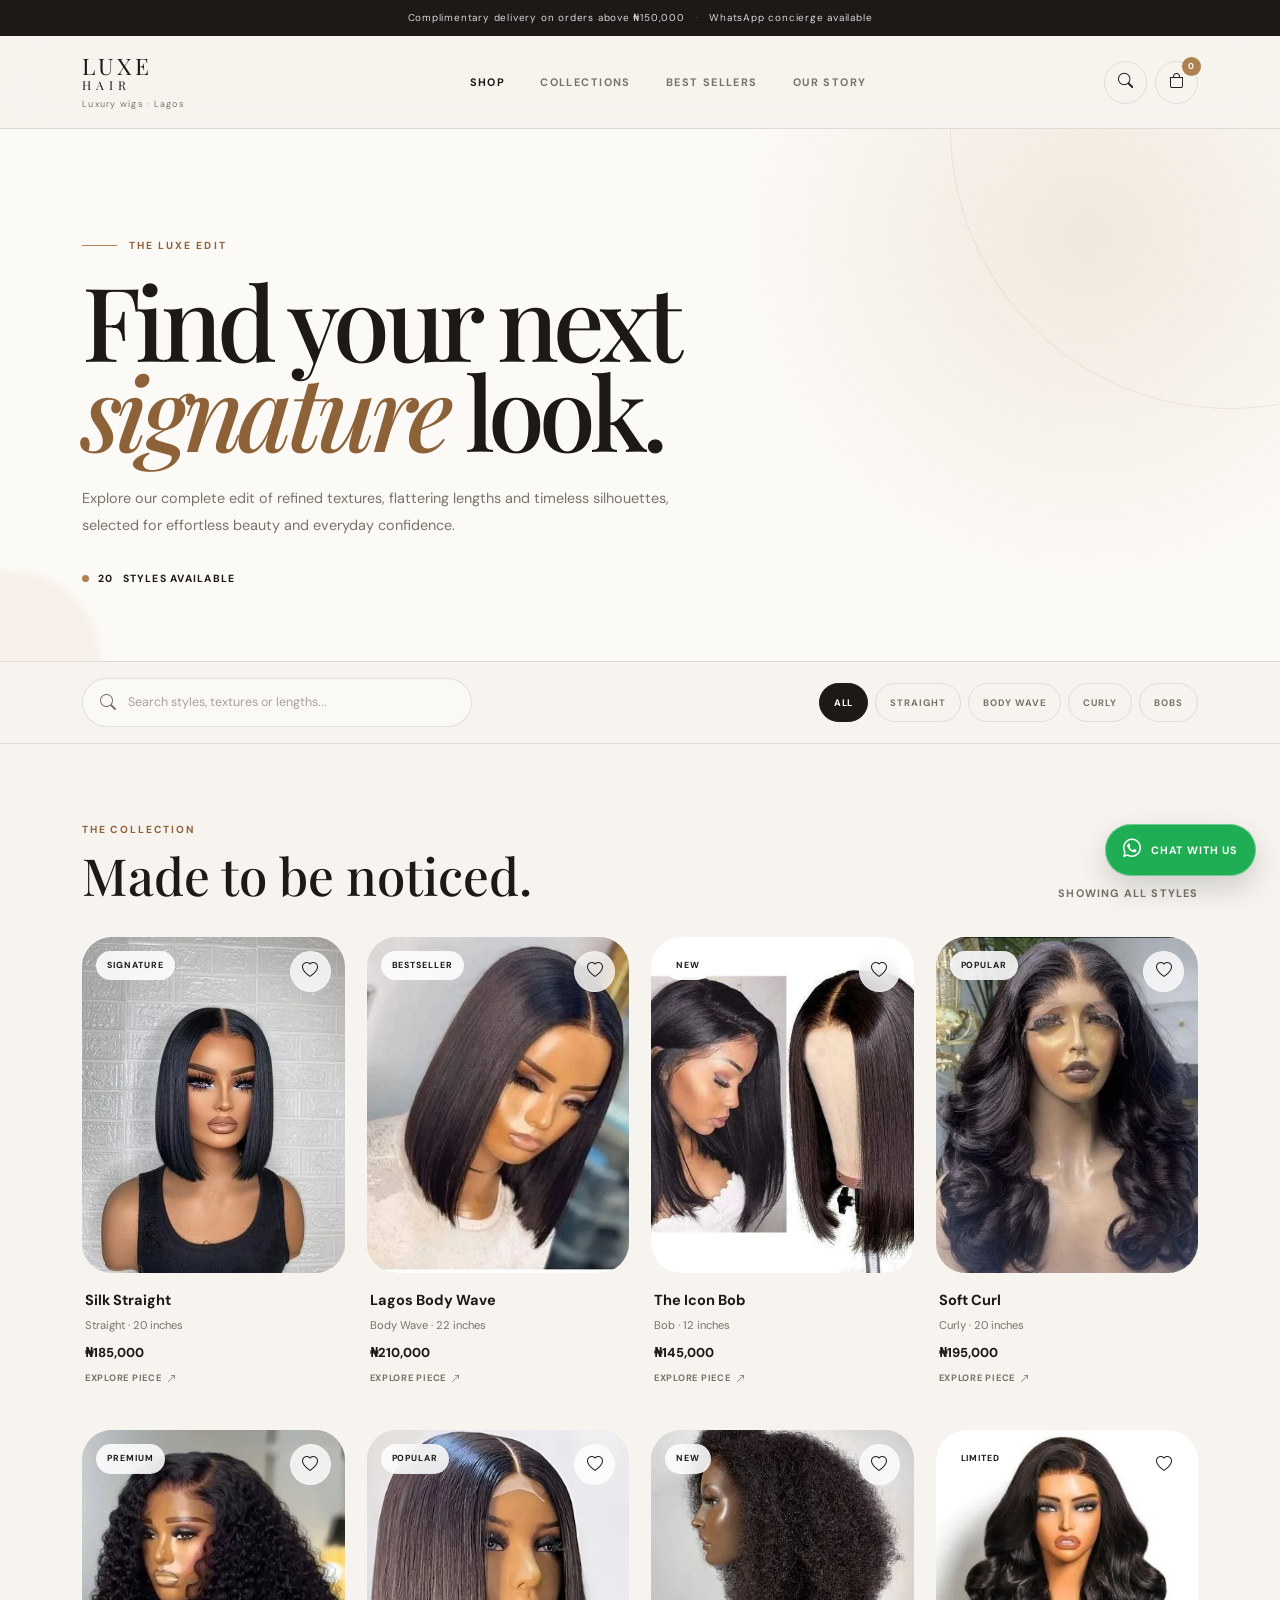
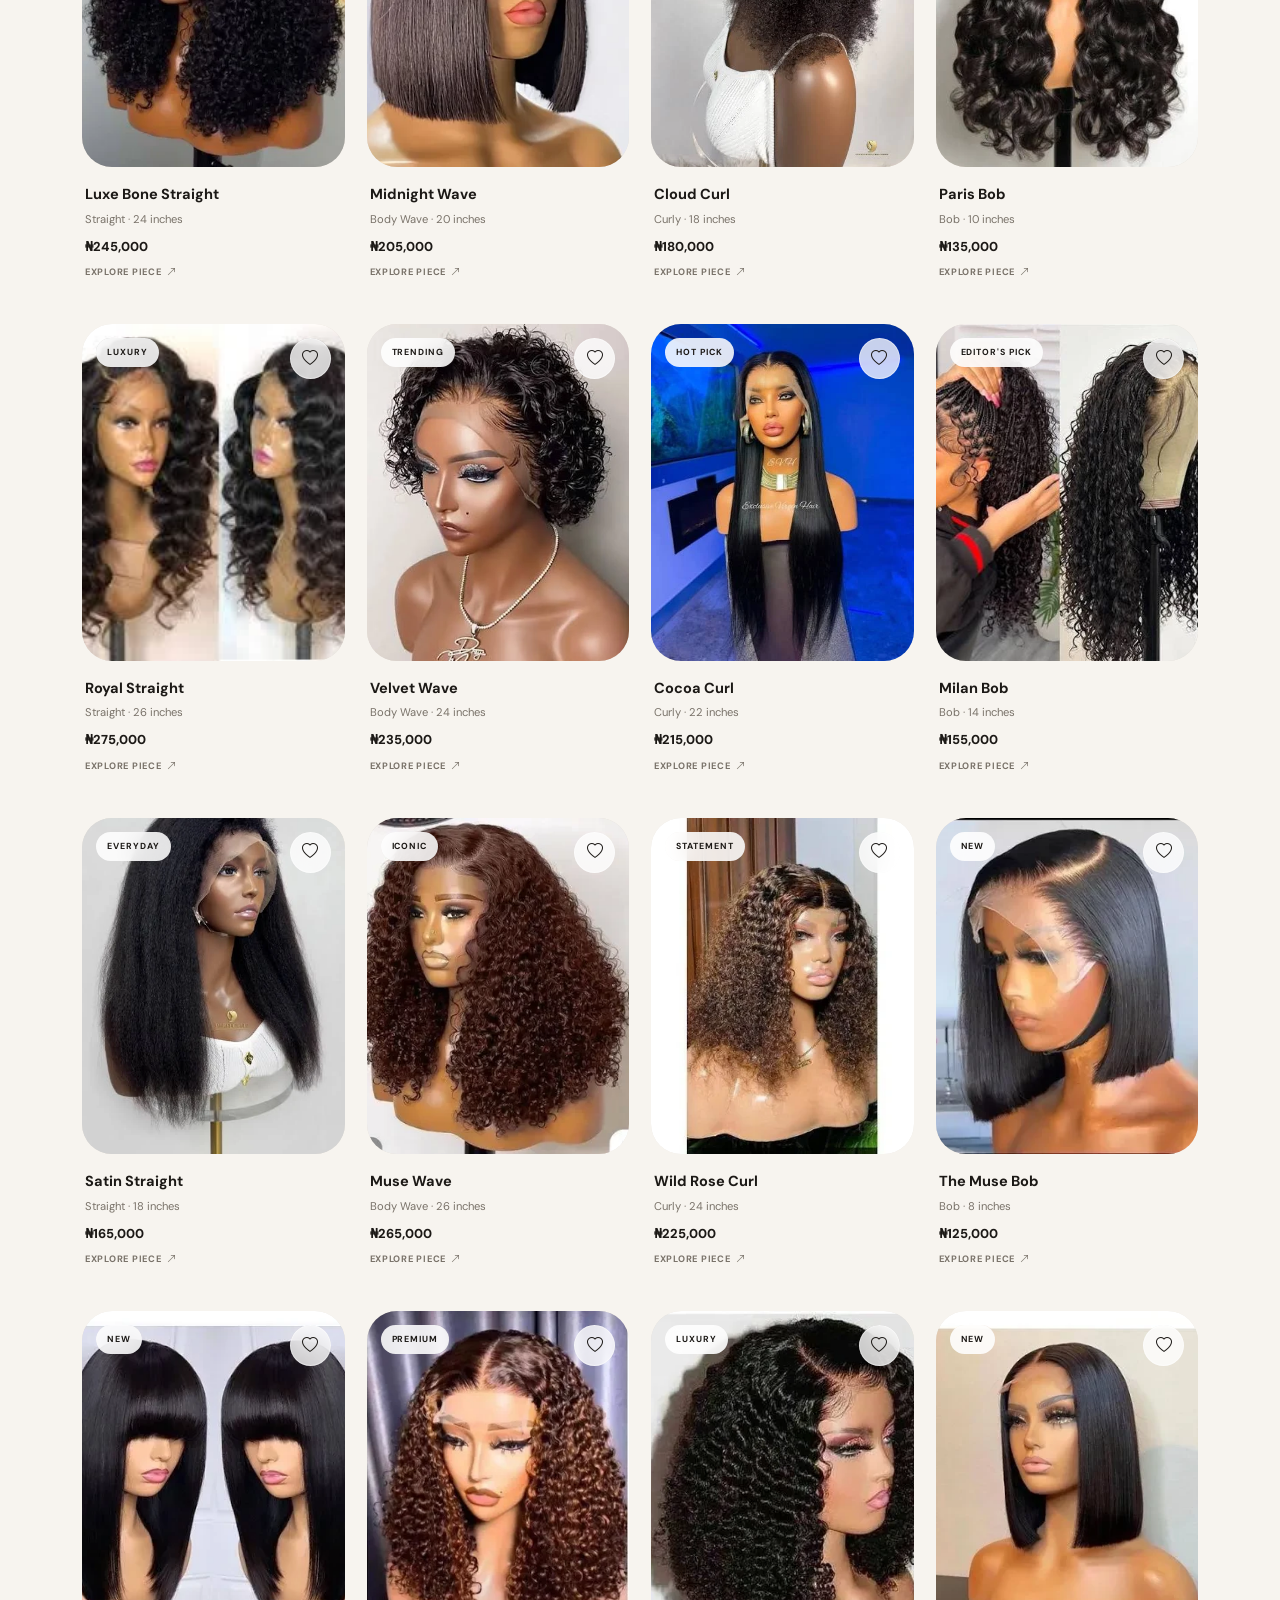
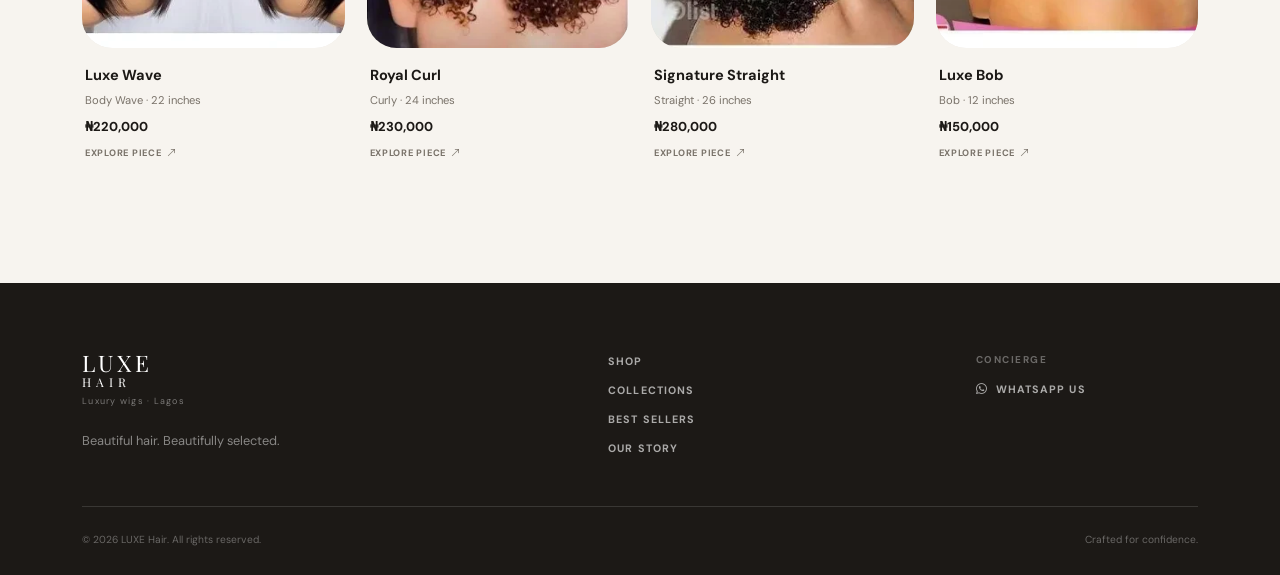
<file: shop.html>
<!doctype html>
<html lang="en">
  <head>
    <meta charset="UTF-8" />
    <meta name="viewport" content="width=device-width, initial-scale=1.0" />

    <meta
      name="description"
      content="Shop premium wigs and luxury hair from LUXE Hair."
    />

    <meta name="theme-color" content="#f7f4ef" />

    <title>Shop — LUXE Hair</title>

    <!-- =====================================================
         FONTS
    ====================================================== -->

    <link rel="preconnect" href="https://fonts.googleapis.com" />
    <link rel="preconnect" href="https://fonts.gstatic.com" crossorigin />

    <link
      href="https://fonts.googleapis.com/css2?family=DM+Sans:wght@400;500;600;700&family=Playfair+Display:ital,wght@0,500;0,600;0,700;1,500;1,600&display=swap"
      rel="stylesheet"
    />

    <!-- =====================================================
         BOOTSTRAP
    ====================================================== -->

    <link
      href="https://cdn.jsdelivr.net/npm/bootstrap@5.3.3/dist/css/bootstrap.min.css"
      rel="stylesheet"
    />

    <!-- =====================================================
         BOOTSTRAP ICONS
    ====================================================== -->

    <link
      href="https://cdn.jsdelivr.net/npm/bootstrap-icons@1.11.3/font/bootstrap-icons.min.css"
      rel="stylesheet"
    />

    <!-- =====================================================
         MAIN STYLESHEET
    ====================================================== -->

    <link rel="stylesheet" href="css/style.css" />
  </head>

  <body class="shop-page">
    <!-- =====================================================
         ANNOUNCEMENT BAR
    ====================================================== -->

    <div class="home-announcement">
      <div class="container">
        <p class="home-announcement__text">
          Complimentary delivery on orders above ₦150,000

          <span class="home-announcement__separator"> · </span>

          WhatsApp concierge available
        </p>
      </div>
    </div>

    <!-- =====================================================
         NAVBAR
    ====================================================== -->

    <header class="site-header">
      <div class="container">
        <nav class="site-navbar navbar navbar-expand-lg">
          <!-- BRAND -->

          <a href="index.html" class="site-brand" aria-label="LUXE Hair Home">
            <span class="site-brand__main"> LUXE </span>

            <span class="site-brand__sub"> HAIR </span>

            <small class="site-brand__caption"> Luxury wigs · Lagos </small>
          </a>

          <!-- MOBILE MENU -->

          <button
            class="site-navbar__toggle navbar-toggler"
            type="button"
            data-bs-toggle="collapse"
            data-bs-target="#shopNavigation"
            aria-controls="shopNavigation"
            aria-expanded="false"
            aria-label="Open navigation"
          >
            <i class="bi bi-list"></i>
          </button>

          <!-- NAVIGATION -->

          <div class="collapse navbar-collapse" id="shopNavigation">
            <ul class="site-navbar__links navbar-nav mx-auto">
              <li class="nav-item">
                <a
                  href="shop.html"
                  class="site-navbar__link"
                  style="color: var(--site-ink)"
                >
                  Shop
                </a>
              </li>

              <li class="nav-item">
                <a href="collections.html" class="site-navbar__link">
                  Collections
                </a>
              </li>

              <li class="nav-item">
                <a href="best-sellers.html" class="site-navbar__link">
                  Best Sellers
                </a>
              </li>

              <li class="nav-item">
                <a href="story.html" class="site-navbar__link"> Our Story </a>
              </li>
            </ul>

            <!-- NAV ACTIONS -->

            <div class="site-navbar__actions">
              <button
                type="button"
                class="site-navbar__icon"
                id="shopSearchTrigger"
                aria-label="Search products"
              >
                <i class="bi bi-search"></i>
              </button>

              <button
                type="button"
                class="site-navbar__icon"
                data-bs-toggle="offcanvas"
                data-bs-target="#siteCartDrawer"
                aria-label="Open shopping bag"
              >
                <i class="bi bi-bag"></i>

                <span id="siteCartCount" class="site-navbar__cart-count">
                  0
                </span>
              </button>
            </div>
          </div>
        </nav>
      </div>
    </header>

    <!-- =====================================================
         SHOP HERO
    ====================================================== -->

    <section class="shop-page__hero">
      <div class="container">
        <div class="shop-page__hero-content" data-reveal>
          <span class="shop-page__eyebrow"> THE LUXE EDIT </span>

          <h1 class="shop-page__title">
            Find your next
            <em>signature</em>
            look.
          </h1>

          <p class="shop-page__description">
            Explore our complete edit of refined textures, flattering lengths
            and timeless silhouettes, selected for effortless beauty and
            everyday confidence.
          </p>

          <div class="shop-page__hero-meta">
            <span class="shop-page__product-count">
              <span id="shopProductCount"> 0 </span>

              styles available
            </span>
          </div>
        </div>
      </div>
    </section>

    <!-- =====================================================
         SEARCH + FILTERS
    ====================================================== -->

    <section class="shop-page__controls">
      <div class="container">
        <div class="shop-page__controls-inner">
          <!-- SEARCH -->

          <div class="shop-page__search">
            <i class="bi bi-search"></i>

            <input
              type="search"
              id="shopSearch"
              placeholder="Search styles, textures or lengths..."
              autocomplete="off"
              aria-label="Search wigs"
            />
          </div>

          <!-- FILTERS -->

          <div class="shop-page__filters" id="shopFilters">
            <button
              type="button"
              class="shop-page__filter is-active"
              data-shop-filter="all"
            >
              All
            </button>

            <button
              type="button"
              class="shop-page__filter"
              data-shop-filter="Straight"
            >
              Straight
            </button>

            <button
              type="button"
              class="shop-page__filter"
              data-shop-filter="Body Wave"
            >
              Body Wave
            </button>

            <button
              type="button"
              class="shop-page__filter"
              data-shop-filter="Curly"
            >
              Curly
            </button>

            <button
              type="button"
              class="shop-page__filter"
              data-shop-filter="Bob"
            >
              Bobs
            </button>
          </div>
        </div>
      </div>
    </section>

    <!-- =====================================================
         PRODUCTS
    ====================================================== -->

    <main class="shop-page__products">
      <div class="container">
        <!-- PRODUCTS HEADER -->

        <div class="shop-page__products-top" data-reveal>
          <div>
            <span class="home-kicker"> THE COLLECTION </span>

            <h2 class="shop-page__products-heading">Made to be noticed.</h2>
          </div>

          <span class="shop-page__products-note" id="shopResultText">
            Showing all styles
          </span>
        </div>

        <!-- PRODUCT GRID -->

        <div class="shop-page__grid" id="shopProductGrid"></div>

        <!-- EMPTY STATE -->

        <div class="shop-page__empty d-none" id="shopEmptyState">
          <div class="shop-page__empty-icon">
            <i class="bi bi-search"></i>
          </div>

          <h2 class="shop-page__empty-title">Nothing quite matched.</h2>

          <p class="shop-page__empty-text">
            Try another style, texture or length.
          </p>

          <button
            type="button"
            class="home-button home-button--dark"
            id="shopReset"
          >
            View all styles
          </button>
        </div>
      </div>
    </main>

    <!-- =====================================================
         FOOTER
    ====================================================== -->

    <footer class="site-footer">
      <div class="container">
        <div class="site-footer__top">
          <div class="site-footer__brand">
            <a href="index.html" class="site-brand site-brand--footer">
              <span class="site-brand__main"> LUXE </span>

              <span class="site-brand__sub"> HAIR </span>

              <small class="site-brand__caption"> Luxury wigs · Lagos </small>
            </a>

            <p>Beautiful hair. Beautifully selected.</p>
          </div>

          <div class="site-footer__links">
            <a href="shop.html"> Shop </a>

            <a href="collections.html"> Collections </a>

            <a href="best-sellers.html"> Best Sellers </a>

            <a href="story.html"> Our Story </a>
          </div>

          <div class="site-footer__contact">
            <span> Concierge </span>

            <a href="https://wa.me/2348023144805">
              <i class="bi bi-whatsapp"></i>

              WhatsApp us
            </a>
          </div>
        </div>

        <div class="site-footer__bottom">
          <span> © 2026 LUXE Hair. All rights reserved. </span>

          <span> Crafted for confidence. </span>
        </div>
      </div>
    </footer>

    <!-- =====================================================
         SHARED CART DRAWER
    ====================================================== -->

    <div
      class="offcanvas offcanvas-end site-cart"
      tabindex="-1"
      id="siteCartDrawer"
      aria-labelledby="shopCartTitle"
    >
      <div class="site-cart__header">
        <div>
          <span class="site-cart__eyebrow"> YOUR SELECTION </span>

          <h2 id="shopCartTitle">Shopping Bag</h2>
        </div>

        <button
          type="button"
          class="site-cart__close"
          data-bs-dismiss="offcanvas"
          aria-label="Close shopping bag"
        >
          <i class="bi bi-x-lg"></i>
        </button>
      </div>

      <div class="site-cart__body">
        <!-- EMPTY -->

        <div id="siteCartEmpty" class="site-cart__empty">
          <div class="site-cart__empty-icon">
            <i class="bi bi-bag"></i>
          </div>

          <h3>Your bag is empty</h3>

          <p>Add something beautiful to your selection.</p>

          <button
            type="button"
            class="home-button home-button--dark"
            data-bs-dismiss="offcanvas"
          >
            Continue shopping
          </button>
        </div>

        <!-- ITEMS -->

        <div id="siteCartItems" class="site-cart__items"></div>
      </div>

      <!-- CART FOOTER -->

      <div id="siteCartFooter" class="site-cart__footer"></div>
    </div>

    <!-- =====================================================
         SHOP QUICK VIEW
    ====================================================== -->

    <div
      class="modal fade"
      id="shopQuickViewModal"
      tabindex="-1"
      aria-hidden="true"
    >
      <div class="modal-dialog modal-dialog-centered modal-xl">
        <div class="modal-content shop-page__modal">
          <button
            type="button"
            class="shop-page__modal-close"
            data-bs-dismiss="modal"
            aria-label="Close product view"
          >
            <i class="bi bi-x-lg"></i>
          </button>

          <div id="shopQuickViewContent"></div>
        </div>
      </div>
    </div>
    <!-- Floating WhatsApp Button -->
<a
    href="https://wa.me/2348023144805"
    class="site-whatsapp-float"
    target="_blank"
    rel="noopener noreferrer"
    aria-label="Chat with us on WhatsApp"
>
    <i class="bi bi-whatsapp"></i>
    <span>Chat with us</span>
</a>

    <!-- =====================================================
         BOOTSTRAP JS
    ====================================================== -->

    <script src="https://cdn.jsdelivr.net/npm/bootstrap@5.3.3/dist/js/bootstrap.bundle.min.js"></script>

    <!-- =====================================================
         SHARED JS
    ====================================================== -->

    <script src="js/script.js"></script>

    <!-- =====================================================
         SHOP PAGE JS
         Small page-specific bridge using the shared
         script.js product/cart functions.
    ====================================================== -->

    <script>
      document.addEventListener("DOMContentLoaded", function () {
        const grid = document.getElementById("shopProductGrid");

        const search = document.getElementById("shopSearch");

        const empty = document.getElementById("shopEmptyState");

        const resultText = document.getElementById("shopResultText");

        const productCount = document.getElementById("shopProductCount");

        let activeFilter = "all";

        function renderShopProducts() {
          if (!grid) {
            return;
          }

          const searchTerm = search ? search.value.trim().toLowerCase() : "";

          const filtered = SITE_PRODUCTS.filter((product) => {
            const matchesFilter =
              activeFilter === "all" || product.category === activeFilter;

            const searchable = `
                                    ${product.name}
                                    ${product.category}
                                    ${product.length}
                                    `.toLowerCase();

            const matchesSearch =
              !searchTerm || searchable.includes(searchTerm);

            return matchesFilter && matchesSearch;
          });

          grid.innerHTML = "";

          if (productCount) {
            productCount.textContent = filtered.length;
          }

          if (resultText) {
            resultText.textContent =
              filtered.length === SITE_PRODUCTS.length
                ? "Showing all styles"
                : `Showing ${filtered.length} styles`;
          }

          if (!filtered.length) {
            if (empty) {
              empty.classList.remove("d-none");
            }

            return;
          }

          if (empty) {
            empty.classList.add("d-none");
          }

          filtered.forEach(function (product, index) {
            const card = document.createElement("article");

            card.className = "shop-page__card";

            card.dataset.productId = product.id;

            card.setAttribute("data-reveal", "");

            card.setAttribute("data-reveal-delay", String(index * 60));

            card.innerHTML = `

                                <div class="shop-page__visual">


                                    <img
                                        class="shop-page__image shop-page__image--primary"
                                        src="${product.image}"
                                        alt="${siteEscapeHTML(product.name)}"
                                        loading="lazy"
                                    >


                                    <img
                                        class="shop-page__image shop-page__image--secondary"
                                        src="${product.hoverImage}"
                                        alt="${siteEscapeHTML(product.name)} alternate view"
                                        loading="lazy"
                                    >


                                    <span class="shop-page__badge">
                                        ${siteEscapeHTML(product.badge)}
                                    </span>


                                    <button
                                        type="button"
                                        class="shop-page__wishlist"
                                        data-shop-wishlist="${product.id}"
                                        aria-label="Add to wishlist"
                                    >

                                        <i class="bi bi-heart"></i>

                                    </button>


                                    <span class="shop-page__hover-indicator">

                                        <i class="bi bi-arrow-left-right"></i>

                                        Explore views

                                    </span>


                                    <div class="shop-page__actions">


                                        <button
                                            type="button"
                                            class="shop-page__quick-view"
                                            data-shop-quick-view="${product.id}"
                                        >

                                            Quick View

                                        </button>


                                        <button
                                            type="button"
                                            class="shop-page__add"
                                            data-shop-add-cart="${product.id}"
                                            aria-label="Add to shopping bag"
                                        >

                                            <i class="bi bi-plus-lg"></i>

                                        </button>


                                    </div>

                                </div>


                                <div class="shop-page__info">

                                    <div>

                                        <div class="shop-page__name">

                                            ${siteEscapeHTML(product.name)}

                                        </div>


                                        <div class="shop-page__meta">

                                            ${siteEscapeHTML(product.category)}

                                            ·

                                            ${siteEscapeHTML(product.length)}

                                        </div>


                                        <div class="shop-page__price">

                                            ${siteFormatPrice(product.price)}

                                        </div>


                                        <a
                                            href="#"
                                            class="shop-page__view-link"
                                            data-shop-quick-view="${product.id}"
                                        >

                                            Explore piece

                                            <i class="bi bi-arrow-up-right"></i>

                                        </a>

                                    </div>

                                </div>

                            `;

            grid.appendChild(card);
          });

          /*
           * Reconnect the shared scroll
           * reveal observer after creating
           * the dynamic cards.
           */

          if (typeof siteObserveRevealElements === "function") {
            siteObserveRevealElements();
          }
        }

        /*
         * FILTERS
         */

        document
          .querySelectorAll("[data-shop-filter]")
          .forEach(function (button) {
            button.addEventListener("click", function () {
              document
                .querySelectorAll("[data-shop-filter]")
                .forEach(function (item) {
                  item.classList.remove("is-active");
                });

              button.classList.add("is-active");

              activeFilter = button.dataset.shopFilter;

              renderShopProducts();
            });
          });

        /*
         * SEARCH
         */

        if (search) {
          search.addEventListener("input", renderShopProducts);
        }

        /*
         * RESET
         */

        const reset = document.getElementById("shopReset");

        if (reset) {
          reset.addEventListener("click", function () {
            activeFilter = "all";

            if (search) {
              search.value = "";
            }

            document
              .querySelectorAll("[data-shop-filter]")
              .forEach(function (button) {
                button.classList.remove("is-active");
              });

            const all = document.querySelector('[data-shop-filter="all"]');

            if (all) {
              all.classList.add("is-active");
            }

            renderShopProducts();
          });
        }

        /*
         * SEARCH ICON
         */

        const searchTrigger = document.getElementById("shopSearchTrigger");

        if (searchTrigger) {
          searchTrigger.addEventListener("click", function () {
            if (search) {
              search.focus();

              search.scrollIntoView({
                behavior: "smooth",
                block: "center",
              });
            }
          });
        }

        /*
         * SHOP-SPECIFIC PRODUCT ACTIONS
         */

        document.addEventListener("click", function (event) {
          const add = event.target.closest("[data-shop-add-cart]");

          if (add) {
            siteAddToCart(Number(add.dataset.shopAddCart));

            return;
          }

          const quick = event.target.closest("[data-shop-quick-view]");

          if (quick) {
            event.preventDefault();

            const product = siteFindProduct(
              Number(quick.dataset.shopQuickView),
            );

            if (!product) {
              return;
            }

            const content = document.getElementById("shopQuickViewContent");

            if (!content) {
              return;
            }

            content.innerHTML = `

                                <div class="shop-page__modal-grid">


                                    <div class="shop-page__modal-image">

                                        <img
                                            src="${product.image}"
                                            alt="${siteEscapeHTML(product.name)}"
                                        >

                                    </div>


                                    <div class="shop-page__modal-details">


                                        <div class="shop-page__modal-category">

                                            ${siteEscapeHTML(product.category)}

                                            ·

                                            ${siteEscapeHTML(product.length)}

                                        </div>


                                        <h2 class="shop-page__modal-title">

                                            ${siteEscapeHTML(product.name)}

                                        </h2>


                                        <p class="shop-page__modal-description">

                                            ${siteEscapeHTML(
                                              product.description,
                                            )}

                                        </p>


                                        <div class="shop-page__modal-price">

                                            ${siteFormatPrice(product.price)}

                                        </div>


                                        <button
                                            type="button"
                                            class="shop-page__modal-add"
                                            data-shop-modal-add="${product.id}"
                                        >

                                            Add to shopping bag

                                        </button>


                                    </div>

                                </div>

                            `;

            const modal = document.getElementById("shopQuickViewModal");

            if (modal) {
              bootstrap.Modal.getOrCreateInstance(modal).show();
            }

            return;
          }

          const modalAdd = event.target.closest("[data-shop-modal-add]");

          if (modalAdd) {
            siteAddToCart(Number(modalAdd.dataset.shopModalAdd));

            const modal = document.getElementById("shopQuickViewModal");

            if (modal) {
              const instance = bootstrap.Modal.getInstance(modal);

              if (instance) {
                instance.hide();
              }
            }

            return;
          }

          const wishlist = event.target.closest("[data-shop-wishlist]");

          if (wishlist) {
            wishlist.classList.toggle("is-liked");

            const icon = wishlist.querySelector("i");

            if (icon) {
              icon.classList.toggle("bi-heart");

              icon.classList.toggle("bi-heart-fill");
            }
          }
        });

        /*
         * FIRST RENDER
         */

        renderShopProducts();

        /*
         * Make sure the shared cart count
         * is immediately restored.
         */

        if (typeof siteRefreshCartFromStorage === "function") {
          siteRefreshCartFromStorage();
        }
      });
    </script>
  </body>
</html>
</file>
<file: css/style.css>
/* =========================================================
   LUXE HAIR
   MAIN STYLESHEET

   Structure:
   01. Global / shared
   02. Shared navbar
   03. Shared footer
   04. Shared cart
   05. Shared animations
   06. HOME PAGE
========================================================= */

/* =========================================================
   01. GLOBAL / SHARED
========================================================= */

:root {
  --site-paper: #f7f4ef;
  --site-paper-soft: #fcfaf6;

  --site-ink: #1c1916;
  --site-muted: #797269;

  --site-gold: #ae8150;
  --site-gold-dark: #8d6238;

  --site-white: #ffffff;

  --site-line: rgba(28, 25, 22, 0.11);

  --site-dark-line: rgba(255, 255, 255, 0.13);

  --site-radius-small: 14px;
  --site-radius-medium: 22px;
  --site-radius-large: 30px;

  --site-transition: 0.35s cubic-bezier(0.2, 0.7, 0.2, 1);

  --site-shadow: 0 20px 65px rgba(28, 25, 22, 0.1);
}

* {
  box-sizing: border-box;
}

html {
  scroll-behavior: smooth;
}

body {
  margin: 0;

  background: var(--site-paper);

  color: var(--site-ink);

  font-family: "DM Sans", sans-serif;

  -webkit-font-smoothing: antialiased;
  text-rendering: optimizeLegibility;
}

body,
button,
input,
textarea,
select {
  font-family: "DM Sans", sans-serif;
}

button {
  cursor: pointer;
}

img {
  display: block;

  max-width: 100%;
}

a {
  color: inherit;

  text-decoration: none;
}

button:focus-visible,
a:focus-visible,
input:focus-visible {
  outline: 2px solid var(--site-gold);

  outline-offset: 4px;
}

::selection {
  background: var(--site-ink);
  color: var(--site-white);
}

/* =========================================================
   SHARED BUTTONS
========================================================= */

.home-button {
  display: inline-flex;

  align-items: center;
  justify-content: center;

  gap: 13px;

  min-height: 52px;

  padding: 0 23px;

  border-radius: 999px;

  font-size: 0.68rem;

  font-weight: 700;

  letter-spacing: 0.12em;

  text-transform: uppercase;

  transition:
    transform var(--site-transition),
    background var(--site-transition),
    color var(--site-transition);
}

.home-button:hover {
  transform: translateY(-3px);
}

.home-button i {
  font-size: 0.9rem;
}

.home-button--light {
  background: var(--site-white);

  color: var(--site-ink);
}

.home-button--light:hover {
  background: #f1ece4;

  color: var(--site-ink);
}

.home-button--dark {
  background: var(--site-ink);

  color: var(--site-white);
}

.home-button--dark:hover {
  background: var(--site-gold-dark);

  color: var(--site-white);
}

/* =========================================================
   SHARED KICKER / LINKS
========================================================= */

.home-kicker {
  display: inline-block;

  margin-bottom: 12px;

  color: var(--site-gold-dark);

  font-size: 0.64rem;

  font-weight: 700;

  letter-spacing: 0.18em;

  text-transform: uppercase;
}

.home-kicker--light {
  color: rgba(255, 255, 255, 0.7);
}

.home-arrow-link {
  display: inline-flex;

  align-items: center;

  gap: 9px;

  padding-bottom: 5px;

  border-bottom: 1px solid var(--site-ink);

  font-size: 0.68rem;

  font-weight: 700;

  letter-spacing: 0.11em;

  text-transform: uppercase;

  transition:
    gap var(--site-transition),
    color var(--site-transition),
    border-color var(--site-transition);
}

.home-arrow-link:hover {
  gap: 14px;

  color: var(--site-gold-dark);

  border-color: var(--site-gold-dark);
}

.home-section {
  padding: 110px 0;
}

.home-display {
  margin: 0;

  font-family: "Playfair Display", serif;

  font-size: clamp(2.7rem, 5vw, 5.1rem);

  font-weight: 500;

  line-height: 0.98;

  letter-spacing: -0.045em;
}

.home-display em {
  color: var(--site-gold-dark);
}

/* =========================================================
   02. SHARED NAVBAR
========================================================= */

.site-header {
  position: sticky;
  top: 0;

  z-index: 1000;

  background: rgba(247, 244, 239, 0.94);

  border-bottom: 1px solid var(--site-line);

  backdrop-filter: blur(18px);
}

.site-navbar {
  min-height: 92px;

  padding: 15px 0;
}

/* BRAND */

.site-brand {
  display: inline-flex;

  flex-direction: column;

  min-width: 150px;

  line-height: 0.9;

  font-family: "Playfair Display", serif;
}

.site-brand__main {
  font-size: 1.42rem;

  letter-spacing: 0.14em;
}

.site-brand__sub {
  margin-top: 4px;

  font-size: 0.76rem;

  letter-spacing: 0.42em;
}

.site-brand__caption {
  margin-top: 9px;

  color: var(--site-muted);

  font-family: "DM Sans", sans-serif;

  font-size: 0.56rem;

  letter-spacing: 0.14em;
}

/* NAV LINKS */

.site-navbar__links {
  gap: 5px;
}

.site-navbar__link {
  position: relative;

  display: inline-block;

  padding: 13px 15px !important;

  color: var(--site-muted);

  font-size: 0.68rem;

  font-weight: 700;

  letter-spacing: 0.13em;

  text-transform: uppercase;

  transition: color var(--site-transition);
}

.site-navbar__link::after {
  content: "";

  position: absolute;

  left: 15px;
  right: 15px;
  bottom: 4px;

  height: 1px;

  background: var(--site-ink);

  transform: scaleX(0);

  transform-origin: center;

  transition: transform var(--site-transition);
}

.site-navbar__link:hover {
  color: var(--site-ink);
}

.site-navbar__link:hover::after {
  transform: scaleX(1);
}

/* ACTIONS */

.site-navbar__actions {
  display: flex;

  align-items: center;

  gap: 8px;
}

.site-navbar__icon {
  position: relative;

  width: 43px;
  height: 43px;

  display: grid;

  place-items: center;

  border: 1px solid var(--site-line);

  border-radius: 50%;

  background: transparent;

  color: var(--site-ink);

  transition:
    background var(--site-transition),
    color var(--site-transition),
    transform var(--site-transition);
}

.site-navbar__icon:hover {
  background: var(--site-ink);

  color: var(--site-white);

  transform: translateY(-2px);
}

.site-navbar__icon i {
  font-size: 0.95rem;
}

.site-navbar__cart-count {
  position: absolute;

  top: -5px;
  right: -4px;

  min-width: 19px;
  height: 19px;

  display: grid;

  place-items: center;

  padding: 0 4px;

  border-radius: 50%;

  background: var(--site-gold);

  color: white;

  font-size: 0.54rem;

  font-weight: 700;
}

.site-navbar__toggle {
  padding: 8px;

  color: var(--site-ink);

  font-size: 1.7rem;
}

/* =========================================================
   03. SHARED FOOTER
========================================================= */

.site-footer {
  padding: 70px 0 28px;

  background: var(--site-ink);

  color: white;
}

.site-brand--footer {
  color: white;
}

.site-brand--footer .site-brand__caption {
  color: rgba(255, 255, 255, 0.42);
}

.site-footer__top {
  display: grid;

  grid-template-columns: 1.5fr 1fr 0.7fr;

  gap: 50px;

  padding-bottom: 50px;

  border-bottom: 1px solid var(--site-dark-line);
}

.site-footer__brand p {
  max-width: 240px;

  margin: 25px 0 0;

  color: rgba(255, 255, 255, 0.48);

  font-size: 0.8rem;

  line-height: 1.7;
}

.site-footer__links {
  display: flex;

  flex-direction: column;

  align-items: flex-start;

  gap: 13px;
}

.site-footer__links a,
.site-footer__contact a {
  color: rgba(255, 255, 255, 0.63);

  font-size: 0.67rem;

  font-weight: 700;

  letter-spacing: 0.1em;

  text-transform: uppercase;

  transition: color var(--site-transition);
}

.site-footer__links a:hover,
.site-footer__contact a:hover {
  color: white;
}

.site-footer__contact {
  display: flex;

  flex-direction: column;

  gap: 13px;
}

.site-footer__contact > span {
  color: rgba(255, 255, 255, 0.35);

  font-size: 0.62rem;

  font-weight: 700;

  letter-spacing: 0.15em;

  text-transform: uppercase;
}

.site-footer__contact a {
  display: inline-flex;

  align-items: center;

  gap: 8px;
}

.site-footer__bottom {
  display: flex;

  justify-content: space-between;

  gap: 20px;

  padding-top: 25px;

  color: rgba(255, 255, 255, 0.34);

  font-size: 0.64rem;
}

/* =========================================================
   04. SHARED CART
========================================================= */

.site-cart {
  width: min(450px, 100vw) !important;

  background: var(--site-paper-soft);

  border-left: 1px solid var(--site-line);
}

.site-cart__header {
  display: flex;

  align-items: center;
  justify-content: space-between;

  padding: 28px;

  border-bottom: 1px solid var(--site-line);
}

.site-cart__eyebrow {
  color: var(--site-gold-dark);

  font-size: 0.62rem;

  font-weight: 700;

  letter-spacing: 0.17em;

  text-transform: uppercase;
}

.site-cart__header h2 {
  margin: 8px 0 0;

  font-family: "Playfair Display", serif;

  font-size: 2rem;

  font-weight: 500;
}

.site-cart__close {
  width: 40px;
  height: 40px;

  display: grid;

  place-items: center;

  border: 1px solid var(--site-line);

  border-radius: 50%;

  background: transparent;

  transition:
    background var(--site-transition),
    color var(--site-transition);
}

.site-cart__close:hover {
  background: var(--site-ink);

  color: white;
}

.site-cart__body {
  flex: 1;

  overflow-y: auto;

  padding: 0 28px;
}

.site-cart__items {
  display: flex;

  flex-direction: column;
}

.site-cart__empty {
  min-height: 430px;

  display: flex;

  flex-direction: column;

  align-items: center;

  justify-content: center;

  text-align: center;
}

.site-cart__empty-icon {
  width: 65px;
  height: 65px;

  display: grid;

  place-items: center;

  margin-bottom: 19px;

  border-radius: 50%;

  background: rgba(174, 129, 80, 0.11);

  color: var(--site-gold-dark);
}

.site-cart__empty-icon i {
  font-size: 1.2rem;
}

.site-cart__empty h3 {
  margin-bottom: 8px;

  font-family: "Playfair Display", serif;

  font-size: 1.6rem;

  font-weight: 500;
}

.site-cart__empty p {
  margin-bottom: 25px;

  color: var(--site-muted);

  font-size: 0.78rem;
}

/* CART ITEM */

.site-cart__item {
  display: grid;

  grid-template-columns: 72px 1fr auto;

  gap: 13px;

  padding: 19px 0;

  border-bottom: 1px solid var(--site-line);
}

.site-cart__item-image {
  width: 72px;
  height: 87px;

  overflow: hidden;

  border-radius: 14px;

  background: #e6dfd6;
}

.site-cart__item-image img {
  width: 100%;
  height: 100%;

  object-fit: cover;
}

.site-cart__item-name {
  margin-bottom: 4px;

  font-size: 0.8rem;

  font-weight: 700;
}

.site-cart__item-meta {
  margin-bottom: 8px;

  color: var(--site-muted);

  font-size: 0.65rem;
}

.site-cart__item-price {
  margin-bottom: 9px;

  font-size: 0.75rem;

  font-weight: 800;
}

.site-cart__quantity {
  display: inline-flex;

  align-items: center;

  overflow: hidden;

  border: 1px solid var(--site-line);

  border-radius: 999px;
}

.site-cart__quantity button {
  width: 28px;
  height: 28px;

  border: 0;

  background: transparent;

  color: var(--site-ink);
}

.site-cart__quantity button:hover {
  background: rgba(28, 25, 22, 0.05);
}

.site-cart__quantity span {
  min-width: 24px;

  text-align: center;

  font-size: 0.67rem;

  font-weight: 700;
}

.site-cart__remove {
  width: 29px;
  height: 29px;

  display: grid;

  place-items: center;

  align-self: start;

  border: 0;

  background: transparent;

  color: var(--site-muted);
}

.site-cart__remove:hover {
  color: #a33a31;
}

.site-cart__footer {
  padding: 23px 28px 28px;

  border-top: 1px solid var(--site-line);
}

.site-cart__total-row {
  display: flex;

  align-items: center;
  justify-content: space-between;

  margin-bottom: 17px;
}

.site-cart__total-label {
  color: var(--site-muted);

  font-size: 0.67rem;

  font-weight: 700;

  letter-spacing: 0.11em;

  text-transform: uppercase;
}

.site-cart__total {
  font-size: 1.18rem;

  font-weight: 800;
}

.site-cart__checkout {
  width: 100%;

  min-height: 54px;

  display: flex;

  align-items: center;
  justify-content: center;

  gap: 9px;

  border: 0;

  border-radius: 999px;

  background: #1fae54;

  color: white;

  font-size: 0.69rem;

  font-weight: 800;

  letter-spacing: 0.11em;

  text-transform: uppercase;

  transition:
    background var(--site-transition),
    transform var(--site-transition);
}

.site-cart__checkout:hover {
  background: #178e43;

  transform: translateY(-2px);

  color: white;
}

/* =========================================================
   05. SHARED REVEAL SYSTEM
========================================================= */

[data-reveal] {
  opacity: 0;

  transform: translateY(35px);

  transition:
    opacity 0.9s cubic-bezier(0.2, 0.7, 0.2, 1),
    transform 0.9s cubic-bezier(0.2, 0.7, 0.2, 1);
}

[data-reveal].is-revealed {
  opacity: 1;

  transform: none;
}

@media (prefers-reduced-motion: reduce) {
  html {
    scroll-behavior: auto;
  }

  [data-reveal] {
    opacity: 1;

    transform: none;

    transition: none;
  }
}

/* =========================================================
   06. HOME PAGE
========================================================= */

/* =========================================================
   ANNOUNCEMENT
========================================================= */

.home-announcement {
  min-height: 36px;

  display: flex;

  align-items: center;

  background: var(--site-ink);

  color: rgba(255, 255, 255, 0.84);
}

.home-announcement__text {
  margin: 0;

  text-align: center;

  font-size: 0.62rem;

  letter-spacing: 0.08em;
}

.home-announcement__separator {
  margin: 0 7px;

  color: rgba(255, 255, 255, 0.38);
}

/* =========================================================
   HERO
========================================================= */

.home-hero {
  position: relative;

  min-height: min(820px, calc(100vh - 128px));

  display: flex;

  align-items: center;

  overflow: hidden;

  background: #171411;

  color: white;
}

.home-hero__background,
.home-hero__image,
.home-hero__overlay {
  position: absolute;

  inset: 0;
}

.home-hero__image {
  background-image: url("https://images.unsplash.com/photo-1515886657613-9f3515b0c78f?auto=format&fit=crop&w=2200&q=90");

  background-position: center 25%;

  background-size: cover;

  transform: scale(1.02);
}

.home-hero__overlay {
  background: linear-gradient(
    90deg,
    rgba(15, 12, 10, 0.8) 0%,
    rgba(15, 12, 10, 0.52) 42%,
    rgba(15, 12, 10, 0.18) 100%
  );
}

.home-hero__content {
  position: relative;

  z-index: 2;

  max-width: 770px;

  padding: 100px 0 130px;
}

.home-hero__eyebrow {
  margin-bottom: 21px;

  color: rgba(255, 255, 255, 0.7);

  font-size: 0.66rem;

  font-weight: 700;

  letter-spacing: 0.2em;

  text-transform: uppercase;
}

.home-hero__title {
  max-width: 850px;

  margin: 0;

  font-family: "Playfair Display", serif;

  font-size: clamp(4rem, 8vw, 8.7rem);

  font-weight: 500;

  line-height: 0.86;

  letter-spacing: -0.055em;
}

.home-hero__title em {
  display: block;

  color: #e2c39b;

  font-weight: 500;
}

.home-hero__description {
  max-width: 580px;

  margin: 32px 0 0;

  color: rgba(255, 255, 255, 0.72);

  font-size: 0.95rem;

  line-height: 1.85;
}

.home-hero__actions {
  display: flex;

  align-items: center;

  gap: 22px;

  flex-wrap: wrap;

  margin-top: 34px;
}

.home-hero__text-link {
  display: inline-flex;

  align-items: center;

  gap: 8px;

  color: rgba(255, 255, 255, 0.73);

  font-size: 0.67rem;

  font-weight: 700;

  letter-spacing: 0.1em;

  text-transform: uppercase;

  transition:
    color var(--site-transition),
    gap var(--site-transition);
}

.home-hero__text-link:hover {
  gap: 13px;

  color: white;
}

/* HERO FLOATING CARD */

.home-hero__floating-card {
  position: absolute;

  z-index: 3;

  right: 0;

  bottom: 65px;

  width: 245px;

  padding: 20px;

  background: rgba(255, 255, 255, 0.1);

  border: 1px solid rgba(255, 255, 255, 0.18);

  border-radius: 20px;

  backdrop-filter: blur(18px);

  color: white;
}

.home-hero__floating-kicker {
  display: block;

  margin-bottom: 8px;

  color: rgba(255, 255, 255, 0.5);

  font-size: 0.58rem;

  font-weight: 700;

  letter-spacing: 0.15em;

  text-transform: uppercase;
}

.home-hero__floating-card strong {
  display: block;

  margin-bottom: 7px;

  font-family: "Playfair Display", serif;

  font-size: 1rem;

  font-weight: 500;
}

.home-hero__floating-card > span:last-child {
  display: block;

  color: rgba(255, 255, 255, 0.6);

  font-size: 0.67rem;

  line-height: 1.55;
}

/* HERO SCROLL */

.home-hero__scroll {
  position: absolute;

  z-index: 3;

  left: 50%;

  bottom: 25px;

  display: flex;

  align-items: center;

  gap: 11px;

  transform: translateX(-50%);

  color: rgba(255, 255, 255, 0.53);

  font-size: 0.57rem;

  letter-spacing: 0.13em;

  text-transform: uppercase;
}

.home-hero__scroll span {
  width: 30px;
  height: 1px;

  background: rgba(255, 255, 255, 0.4);
}

/* =========================================================
   INTRO
========================================================= */

.home-intro {
  background: var(--site-paper-soft);
}

.home-intro__grid {
  display: grid;

  grid-template-columns: 0.55fr 1.45fr;

  gap: 80px;

  align-items: start;
}

.home-intro__label {
  display: flex;

  flex-direction: column;

  gap: 7px;

  color: var(--site-muted);

  font-size: 0.64rem;

  font-weight: 700;

  letter-spacing: 0.12em;

  text-transform: uppercase;
}

.home-intro__label span:first-child {
  color: var(--site-gold-dark);

  font-family: "Playfair Display", serif;

  font-size: 2rem;

  font-weight: 500;
}

.home-intro__copy {
  max-width: 860px;
}

.home-intro__copy p {
  max-width: 680px;

  margin: 28px 0;

  color: var(--site-muted);

  font-size: 0.92rem;

  line-height: 1.9;
}

/* =========================================================
   SECTION HEADINGS
========================================================= */

.home-section-heading {
  display: flex;

  align-items: flex-end;

  justify-content: space-between;

  gap: 25px;

  margin-bottom: 38px;
}

.home-section-title {
  margin: 0;

  font-family: "Playfair Display", serif;

  font-size: clamp(2.3rem, 4vw, 4.2rem);

  font-weight: 500;

  line-height: 0.98;

  letter-spacing: -0.04em;
}

/* =========================================================
   CATEGORIES
========================================================= */

.home-categories {
  padding: 110px 0;

  background: #eee9e1;
}

.home-category-card {
  position: relative;

  display: block;

  overflow: hidden;

  height: min(650px, 66vw);

  min-height: 410px;

  border-radius: var(--site-radius-large);

  color: white;

  isolation: isolate;
}

.home-category-card__image,
.home-category-card__overlay {
  position: absolute;

  inset: 0;
}

.home-category-card__image img {
  width: 100%;
  height: 100%;

  object-fit: cover;

  transition: transform 1s cubic-bezier(0.2, 0.7, 0.2, 1);
}

.home-category-card:hover .home-category-card__image img {
  transform: scale(1.075);
}

.home-category-card__overlay {
  z-index: 1;

  background: linear-gradient(
    to top,
    rgba(11, 9, 8, 0.73),
    rgba(11, 9, 8, 0.06) 62%
  );
}

.home-category-card__content {
  position: absolute;

  z-index: 2;

  left: 28px;
  right: 28px;
  bottom: 28px;
}

.home-category-card__content > span {
  display: block;

  margin-bottom: 10px;

  color: rgba(255, 255, 255, 0.62);

  font-size: 0.61rem;

  font-weight: 700;

  letter-spacing: 0.12em;
}

.home-category-card__content h3 {
  margin: 0 0 5px;

  font-family: "Playfair Display", serif;

  font-size: clamp(2rem, 4vw, 3.5rem);

  font-weight: 500;
}

.home-category-card__content p {
  margin: 0;

  color: rgba(255, 255, 255, 0.67);

  font-size: 0.72rem;
}

.home-category-card__arrow {
  position: absolute;

  z-index: 2;

  top: 24px;
  right: 24px;

  width: 43px;
  height: 43px;

  display: grid;

  place-items: center;

  border: 1px solid rgba(255, 255, 255, 0.26);

  border-radius: 50%;

  background: rgba(255, 255, 255, 0.08);

  backdrop-filter: blur(10px);

  transition:
    transform var(--site-transition),
    background var(--site-transition);
}

.home-category-card:hover .home-category-card__arrow {
  transform: translate(3px, -3px);

  background: rgba(255, 255, 255, 0.18);
}

/* =========================================================
   PRODUCT GRID
========================================================= */

.home-product-grid {
  display: grid;

  grid-template-columns: repeat(4, minmax(0, 1fr));

  gap: 36px 22px;
}

/* PRODUCT CARD */

.home-product-card {
  min-width: 0;

  transition: transform var(--site-transition);
}

.home-product-card:hover {
  transform: translateY(-7px);
}

.home-product-card__visual {
  position: relative;

  overflow: hidden;

  aspect-ratio: 0.79;

  border-radius: var(--site-radius-large);

  background: #e6dfd7;
}

/* IMAGE SET */

.home-product-card__image {
  position: absolute;

  inset: 0;

  width: 100%;
  height: 100%;

  object-fit: cover;

  transition:
    opacity 0.55s ease,
    transform 1s cubic-bezier(0.2, 0.7, 0.2, 1);
}

.home-product-card__image--secondary {
  opacity: 0;

  transform: scale(1.025);
}

.home-product-card:hover .home-product-card__image--primary {
  opacity: 0;

  transform: scale(1.065);
}

.home-product-card:hover .home-product-card__image--secondary {
  opacity: 1;

  transform: scale(1.04);
}

/* BADGE */

.home-product-card__badge {
  position: absolute;

  z-index: 4;

  top: 13px;
  left: 13px;

  padding: 8px 11px;

  border-radius: 999px;

  background: rgba(255, 255, 255, 0.86);

  backdrop-filter: blur(10px);

  color: var(--site-ink);

  font-size: 0.56rem;

  font-weight: 700;

  letter-spacing: 0.11em;

  text-transform: uppercase;
}

/* WISHLIST */

.home-product-card__wishlist {
  position: absolute;

  z-index: 4;

  top: 13px;
  right: 13px;

  width: 40px;
  height: 40px;

  display: grid;

  place-items: center;

  border: 1px solid rgba(255, 255, 255, 0.35);

  border-radius: 50%;

  background: rgba(255, 255, 255, 0.78);

  backdrop-filter: blur(12px);

  transition:
    transform var(--site-transition),
    background var(--site-transition);
}

.home-product-card__wishlist:hover {
  transform: scale(1.08);

  background: white;
}

.home-product-card__wishlist.is-liked i {
  color: #a4463d;
}

/* HOVER LABEL */

.home-product-card__hover-label {
  position: absolute;

  z-index: 4;

  left: 50%;

  top: 50%;

  padding: 9px 13px;

  border: 1px solid rgba(255, 255, 255, 0.35);

  border-radius: 999px;

  background: rgba(24, 20, 17, 0.25);

  backdrop-filter: blur(12px);

  color: white;

  font-size: 0.58rem;

  font-weight: 700;

  letter-spacing: 0.12em;

  text-transform: uppercase;

  transform: translate(-50%, -50%) translateY(9px);

  opacity: 0;

  transition:
    opacity 0.35s ease,
    transform 0.35s ease;
}

.home-product-card:hover .home-product-card__hover-label {
  opacity: 1;

  transform: translate(-50%, -50%) translateY(0);
}

/* PRODUCT ACTION BAR */

.home-product-card__actions {
  position: absolute;

  z-index: 5;

  left: 15px;
  right: 15px;
  bottom: 15px;

  display: flex;

  align-items: stretch;

  gap: 8px;

  transform: translateY(18px);

  opacity: 0;

  transition:
    opacity 0.35s ease,
    transform 0.35s ease;
}

.home-product-card:hover .home-product-card__actions {
  opacity: 1;

  transform: translateY(0);
}

.home-product-card__quick-view {
  flex: 1;

  min-height: 46px;

  border: 1px solid rgba(255, 255, 255, 0.45);

  border-radius: 999px;

  background: rgba(255, 255, 255, 0.88);

  backdrop-filter: blur(12px);

  color: var(--site-ink);

  font-size: 0.61rem;

  font-weight: 800;

  letter-spacing: 0.1em;

  text-transform: uppercase;
}

.home-product-card__add {
  width: 49px;

  min-height: 46px;

  display: grid;

  place-items: center;

  border: 0;

  border-radius: 999px;

  background: var(--site-ink);

  color: white;

  transition:
    background var(--site-transition),
    transform var(--site-transition);
}

.home-product-card__add:hover {
  background: var(--site-gold-dark);

  transform: rotate(5deg);
}

/* PRODUCT INFORMATION */

.home-product-card__info {
  display: flex;

  align-items: flex-start;

  justify-content: space-between;

  gap: 15px;

  padding: 16px 3px 0;
}

.home-product-card__name {
  margin-bottom: 5px;

  font-size: 0.92rem;

  font-weight: 700;
}

.home-product-card__meta {
  color: var(--site-muted);

  font-size: 0.72rem;
}

.home-product-card__price {
  margin-top: 9px;

  font-size: 0.82rem;

  font-weight: 800;
}

/* MOBILE: KEEP ACTIONS VISIBLE */

@media (hover: none) {
  .home-product-card__actions {
    opacity: 1;

    transform: none;
  }

  .home-product-card__hover-label {
    display: none;
  }
}

/* =========================================================
   EDITORIAL
========================================================= */

.home-editorial {
  position: relative;

  min-height: 680px;

  display: flex;

  align-items: center;

  overflow: hidden;

  color: white;

  background: #181411;
}

.home-editorial__image,
.home-editorial__overlay {
  position: absolute;

  inset: 0;
}

.home-editorial__image img {
  width: 100%;
  height: 100%;

  object-fit: cover;

  object-position: center 30%;
}

.home-editorial__overlay {
  background: linear-gradient(
    90deg,
    rgba(18, 14, 11, 0.77),
    rgba(18, 14, 11, 0.26)
  );
}

.home-editorial__content {
  position: relative;

  z-index: 2;

  max-width: 620px;
}

.home-editorial__content h2 {
  margin: 0 0 30px;

  font-family: "Playfair Display", serif;

  font-size: clamp(3.2rem, 6vw, 6rem);

  font-weight: 500;

  line-height: 0.94;

  letter-spacing: -0.045em;
}

/* =========================================================
   VALUES
========================================================= */

.home-values {
  background: var(--site-paper-soft);
}

.home-value {
  position: relative;

  min-height: 320px;

  padding: 34px;

  border: 1px solid var(--site-line);

  border-radius: var(--site-radius-medium);

  background: rgba(255, 255, 255, 0.34);

  transition:
    transform var(--site-transition),
    box-shadow var(--site-transition);
}

.home-value:hover {
  transform: translateY(-6px);

  box-shadow: var(--site-shadow);
}

.home-value__number {
  position: absolute;

  top: 24px;
  right: 25px;

  color: rgba(28, 25, 22, 0.25);

  font-family: "Playfair Display", serif;

  font-size: 1.2rem;
}

.home-value__icon {
  width: 52px;
  height: 52px;

  display: grid;

  place-items: center;

  margin-bottom: 40px;

  border-radius: 50%;

  background: rgba(174, 129, 80, 0.11);

  color: var(--site-gold-dark);

  font-size: 1.1rem;
}

.home-value h3 {
  margin-bottom: 13px;

  font-family: "Playfair Display", serif;

  font-size: 1.55rem;

  font-weight: 500;
}

.home-value p {
  max-width: 390px;

  margin: 0;

  color: var(--site-muted);

  font-size: 0.78rem;

  line-height: 1.8;
}

/* =========================================================
   TESTIMONIAL
========================================================= */

.home-testimonial {
  background: #ede7de;
}

.home-testimonial__box {
  max-width: 960px;

  margin: auto;

  text-align: center;
}

.home-testimonial__quote {
  display: block;

  margin-bottom: 13px;

  color: var(--site-gold);

  font-family: "Playfair Display", serif;

  font-size: 6rem;

  line-height: 0.5;
}

.home-testimonial__box blockquote {
  margin: 0;

  font-family: "Playfair Display", serif;

  font-size: clamp(2rem, 4vw, 4.3rem);

  font-weight: 500;

  line-height: 1.08;

  letter-spacing: -0.035em;
}

.home-testimonial__author {
  display: flex;

  align-items: center;

  justify-content: center;

  gap: 13px;

  margin-top: 33px;

  color: var(--site-muted);

  font-size: 0.62rem;

  font-weight: 700;

  letter-spacing: 0.12em;

  text-transform: uppercase;
}

.home-testimonial__author span {
  width: 28px;
  height: 1px;

  background: var(--site-gold);
}

/* =========================================================
   CTA
========================================================= */

.home-cta {
  padding: 115px 0;

  background:
    radial-gradient(
      circle at 15% 10%,
      rgba(174, 129, 80, 0.13),
      transparent 32%
    ),
    var(--site-paper-soft);
}

.home-cta__content {
  max-width: 740px;

  margin: auto;

  text-align: center;
}

.home-cta__content h2 {
  margin: 0;

  font-family: "Playfair Display", serif;

  font-size: clamp(3rem, 6vw, 6rem);

  font-weight: 500;

  line-height: 0.96;

  letter-spacing: -0.05em;
}

.home-cta__content p {
  max-width: 500px;

  margin: 22px auto 30px;

  color: var(--site-muted);

  font-size: 0.88rem;

  line-height: 1.8;
}

/* =========================================================
   QUICK VIEW
========================================================= */

.home-quick-view {
  position: relative;

  overflow: hidden;

  border: 0;

  border-radius: 29px;

  background: var(--site-paper-soft);
}

.home-quick-view__close {
  position: absolute;

  z-index: 20;

  top: 16px;
  right: 16px;

  width: 43px;
  height: 43px;

  display: grid;

  place-items: center;

  border: 1px solid rgba(28, 25, 22, 0.1);

  border-radius: 50%;

  background: rgba(255, 255, 255, 0.88);

  backdrop-filter: blur(10px);
}

.home-quick-view__grid {
  display: grid;

  grid-template-columns: 1fr 1fr;
}

.home-quick-view__image {
  min-height: 590px;

  background: #e6dfd7;
}

.home-quick-view__image img {
  width: 100%;
  height: 100%;

  object-fit: cover;
}

.home-quick-view__details {
  display: flex;

  flex-direction: column;

  justify-content: center;

  padding: 65px;
}

.home-quick-view__category {
  margin-bottom: 13px;

  color: var(--site-gold-dark);

  font-size: 0.64rem;

  font-weight: 700;

  letter-spacing: 0.15em;

  text-transform: uppercase;
}

.home-quick-view__title {
  margin-bottom: 14px;

  font-family: "Playfair Display", serif;

  font-size: 3rem;

  font-weight: 500;

  line-height: 0.98;
}

.home-quick-view__description {
  margin-bottom: 23px;

  color: var(--site-muted);

  font-size: 0.83rem;

  line-height: 1.8;
}

.home-quick-view__price {
  margin-bottom: 28px;

  font-size: 1.05rem;

  font-weight: 800;
}

.home-quick-view__add {
  width: 100%;

  min-height: 53px;

  border: 0;

  border-radius: 999px;

  background: var(--site-ink);

  color: white;

  font-size: 0.67rem;

  font-weight: 800;

  letter-spacing: 0.11em;

  text-transform: uppercase;

  transition:
    background var(--site-transition),
    transform var(--site-transition);
}

.home-quick-view__add:hover {
  background: var(--site-gold-dark);

  transform: translateY(-2px);
}

/* =========================================================
   HOME PAGE — NEW PREMIUM SECTIONS
========================================================= */

/* =========================================================
   HERO SLIDER
========================================================= */

.home-hero-slider {
  position: relative;

  min-height: min(820px, calc(100vh - 128px));

  display: flex;

  align-items: center;

  overflow: hidden;

  background: #15120f;

  color: white;
}

/* BACKGROUND */

.home-hero-slider__background {
  position: absolute;

  inset: 0;
}

.home-hero-slider__slide-image {
  position: absolute;

  inset: 0;

  background-position: center 28%;

  background-size: cover;

  transform: scale(1.04);

  opacity: 1;

  transition:
    opacity 0.8s ease,
    transform 7s cubic-bezier(0.2, 0.7, 0.2, 1);
}

.home-hero-slider__slide-image.is-changing {
  opacity: 0.15;

  transform: scale(1.08);
}

.home-hero-slider__overlay {
  position: absolute;

  inset: 0;

  background: linear-gradient(
    90deg,
    rgba(12, 10, 8, 0.82),
    rgba(12, 10, 8, 0.48) 42%,
    rgba(12, 10, 8, 0.17)
  );
}

/* CONTENT */

.home-hero-slider__content {
  position: relative;

  z-index: 5;

  max-width: 790px;

  padding: 105px 0 130px;

  animation: homeHeroContentIn 0.8s ease both;
}

@keyframes homeHeroContentIn {
  from {
    opacity: 0;

    transform: translateY(18px);
  }

  to {
    opacity: 1;

    transform: translateY(0);
  }
}

.home-hero-slider__eyebrow {
  display: inline-flex;

  align-items: center;

  gap: 11px;

  margin-bottom: 21px;

  color: rgba(255, 255, 255, 0.68);

  font-size: 0.64rem;

  font-weight: 700;

  letter-spacing: 0.19em;

  text-transform: uppercase;
}

.home-hero-slider__eyebrow::before {
  content: "";

  width: 35px;
  height: 1px;

  background: #c49562;
}

.home-hero-slider__title {
  max-width: 850px;

  margin: 0;

  font-family: "Playfair Display", serif;

  font-size: clamp(4rem, 8vw, 8.6rem);

  font-weight: 500;

  line-height: 0.85;

  letter-spacing: -0.057em;
}

.home-hero-slider__title em {
  display: block;

  color: #e2c39b;

  font-weight: 500;
}

.home-hero-slider__description {
  max-width: 570px;

  margin: 31px 0 0;

  color: rgba(255, 255, 255, 0.69);

  font-size: 0.88rem;

  line-height: 1.85;
}

.home-hero-slider__actions {
  display: flex;

  align-items: center;

  gap: 22px;

  flex-wrap: wrap;

  margin-top: 34px;
}

.home-hero-slider__text-link {
  display: inline-flex;

  align-items: center;

  gap: 8px;

  color: rgba(255, 255, 255, 0.69);

  font-size: 0.64rem;

  font-weight: 700;

  letter-spacing: 0.11em;

  text-transform: uppercase;

  transition:
    gap 0.3s ease,
    color 0.3s ease;
}

.home-hero-slider__text-link:hover {
  gap: 13px;

  color: white;
}

/* COUNTER */

.home-hero-slider__counter {
  position: absolute;

  z-index: 7;

  right: 30px;

  bottom: 72px;

  display: flex;

  align-items: center;

  gap: 11px;

  color: rgba(255, 255, 255, 0.53);

  font-family: "Playfair Display", serif;

  font-size: 0.8rem;
}

.home-hero-slider__counter > span:first-child {
  color: white;

  font-size: 1.15rem;
}

.home-hero-slider__counter-line {
  width: 45px;

  height: 1px;

  background: rgba(255, 255, 255, 0.32);
}

/* CONTROLS */

.home-hero-slider__controls {
  position: absolute;

  z-index: 7;

  right: 30px;

  bottom: 21px;

  display: flex;

  gap: 7px;
}

.home-hero-slider__controls button {
  width: 43px;
  height: 43px;

  display: grid;

  place-items: center;

  border: 1px solid rgba(255, 255, 255, 0.25);

  border-radius: 50%;

  background: rgba(255, 255, 255, 0.07);

  color: white;

  backdrop-filter: blur(10px);

  transition:
    background 0.3s ease,
    transform 0.3s ease;
}

.home-hero-slider__controls button:hover {
  background: rgba(255, 255, 255, 0.17);

  transform: translateY(-2px);
}

/* SCROLL */

.home-hero-slider__scroll {
  position: absolute;

  z-index: 5;

  left: 50%;

  bottom: 23px;

  display: flex;

  align-items: center;

  gap: 11px;

  transform: translateX(-50%);

  color: rgba(255, 255, 255, 0.42);

  font-size: 0.53rem;

  font-weight: 700;

  letter-spacing: 0.13em;

  text-transform: uppercase;
}

.home-hero-slider__scroll span {
  width: 29px;
  height: 1px;

  background: rgba(255, 255, 255, 0.36);
}

/* =========================================================
   SIGNATURE PRODUCTS
========================================================= */

.home-signature {
  padding: 112px 0 125px;

  background: #eee8df;
}

.home-signature__grid {
  display: grid;

  grid-template-columns: repeat(4, minmax(0, 1fr));

  gap: 20px;
}

/* SIGNATURE CARD */

.home-signature__card {
  position: relative;

  min-width: 0;

  perspective: 1100px;
}

.home-signature__card-inner {
  position: relative;

  transform-style: preserve-3d;

  transition: transform 1.15s cubic-bezier(0.2, 0.7, 0.2, 1);
}

.home-signature__card.is-flipping .home-signature__card-inner {
  transform: rotateY(180deg);
}

/* BOTH SIDES */

.home-signature__front,
.home-signature__back {
  position: relative;

  backface-visibility: hidden;

  -webkit-backface-visibility: hidden;

  overflow: hidden;

  border-radius: var(--site-radius-large);
}

.home-signature__front {
  z-index: 2;
}

.home-signature__back {
  position: absolute;

  inset: 0;

  transform: rotateY(180deg);
}

/* IMAGE */

.home-signature__image {
  width: 100%;
  height: 525px;

  object-fit: cover;

  transition: transform 1s cubic-bezier(0.2, 0.7, 0.2, 1);
}

.home-signature__card:hover .home-signature__image {
  transform: scale(1.045);
}

/* SHADOW */

.home-signature__front::after,
.home-signature__back::after {
  content: "";

  position: absolute;

  inset: 48% 0 0;

  background: linear-gradient(to bottom, transparent, rgba(10, 8, 7, 0.65));
}

/* RANK */

.home-signature__rank {
  position: absolute;

  z-index: 7;

  top: 14px;

  left: 14px;

  width: 38px;
  height: 38px;

  display: grid;

  place-items: center;

  border-radius: 50%;

  background: rgba(20, 16, 13, 0.3);

  border: 1px solid rgba(255, 255, 255, 0.25);

  backdrop-filter: blur(10px);

  color: white;

  font-family: "Playfair Display", serif;
}

/* BADGE */

.home-signature__badge {
  position: absolute;

  z-index: 7;

  top: 14px;

  right: 14px;

  padding: 8px 10px;

  border-radius: 999px;

  background: rgba(255, 255, 255, 0.87);

  backdrop-filter: blur(10px);

  font-size: 0.52rem;

  font-weight: 700;

  letter-spacing: 0.1em;

  text-transform: uppercase;
}

/* TEXT */

.home-signature__overlay {
  position: absolute;

  z-index: 7;

  right: 20px;

  bottom: 20px;

  left: 20px;

  color: white;
}

.home-signature__category {
  display: block;

  margin-bottom: 6px;

  color: rgba(255, 255, 255, 0.61);

  font-size: 0.54rem;

  font-weight: 700;

  letter-spacing: 0.14em;

  text-transform: uppercase;
}

.home-signature__name {
  margin: 0;

  font-family: "Playfair Display", serif;

  font-size: 2rem;

  font-weight: 500;

  line-height: 0.98;
}

.home-signature__price {
  margin-top: 7px;

  color: rgba(255, 255, 255, 0.8);

  font-size: 0.72rem;

  font-weight: 700;
}

/* FLIP LABEL */

.home-signature__flip-label {
  position: absolute;

  z-index: 8;

  top: 50%;

  left: 50%;

  transform: translate(-50%, -50%);

  padding: 9px 13px;

  border: 1px solid rgba(255, 255, 255, 0.3);

  border-radius: 999px;

  background: rgba(20, 16, 13, 0.25);

  backdrop-filter: blur(12px);

  color: white;

  font-size: 0.53rem;

  font-weight: 700;

  letter-spacing: 0.13em;

  text-transform: uppercase;
}
/* =========================================================
   HOME QUICK SHOP
   Homepage fast-action product section
========================================================= */

.home-quick-shop {
  padding: 105px 0 115px;

  background: var(--site-paper-soft);
}

/* ---------------------------------------------------------
   BOTTOM CTA
--------------------------------------------------------- */

.home-quick-shop__bottom {
  display: flex;

  justify-content: center;

  margin-top: 50px;
}

/* ---------------------------------------------------------
   PRODUCT GRID
--------------------------------------------------------- */

.home-quick-shop .home-product-grid {
  display: grid;

  grid-template-columns: repeat(4, minmax(0, 1fr));

  gap: 38px 22px;
}

/* ---------------------------------------------------------
   PRODUCT CARD
   Reuses the existing home product styling,
   but gives this section its own scope.
--------------------------------------------------------- */

.home-quick-shop .home-product-card {
  min-width: 0;

  transition: transform var(--site-transition);
}

.home-quick-shop .home-product-card:hover {
  transform: translateY(-7px);
}

.home-quick-shop .home-product-card__visual {
  position: relative;

  overflow: hidden;

  aspect-ratio: 0.79;

  border-radius: var(--site-radius-large);

  background: #e6dfd7;
}

/* ---------------------------------------------------------
   PRODUCT IMAGES
--------------------------------------------------------- */

.home-quick-shop .home-product-card__image {
  position: absolute;

  inset: 0;

  width: 100%;
  height: 100%;

  object-fit: cover;

  transition:
    opacity 0.55s ease,
    transform 1s cubic-bezier(0.2, 0.7, 0.2, 1);
}

.home-quick-shop .home-product-card__image--secondary {
  opacity: 0;
}

.home-quick-shop .home-product-card:hover .home-product-card__image--primary {
  opacity: 0;

  transform: scale(1.065);
}

.home-quick-shop .home-product-card:hover .home-product-card__image--secondary {
  opacity: 1;

  transform: scale(1.045);
}

/* ---------------------------------------------------------
   BADGE
--------------------------------------------------------- */

.home-quick-shop .home-product-card__badge {
  position: absolute;

  z-index: 5;

  top: 13px;
  left: 13px;

  padding: 8px 11px;

  border-radius: 999px;

  background: rgba(255, 255, 255, 0.88);

  backdrop-filter: blur(10px);

  color: var(--site-ink);

  font-size: 0.54rem;

  font-weight: 700;

  letter-spacing: 0.1em;

  text-transform: uppercase;
}

/* ---------------------------------------------------------
   WISHLIST
--------------------------------------------------------- */

.home-quick-shop .home-product-card__wishlist {
  position: absolute;

  z-index: 6;

  top: 13px;
  right: 13px;

  width: 40px;
  height: 40px;

  display: grid;

  place-items: center;

  border: 1px solid rgba(255, 255, 255, 0.4);

  border-radius: 50%;

  background: rgba(255, 255, 255, 0.84);

  backdrop-filter: blur(12px);

  transition: transform 0.3s ease;
}

.home-quick-shop .home-product-card__wishlist:hover {
  transform: scale(1.08);
}

.home-quick-shop .home-product-card__wishlist.is-liked {
  color: #a54d45;
}

/* ---------------------------------------------------------
   HOVER LABEL
--------------------------------------------------------- */

.home-quick-shop .home-product-card__hover-label {
  position: absolute;

  z-index: 5;

  top: 50%;
  left: 50%;

  padding: 9px 13px;

  border: 1px solid rgba(255, 255, 255, 0.35);

  border-radius: 999px;

  background: rgba(20, 16, 13, 0.24);

  backdrop-filter: blur(12px);

  color: white;

  font-size: 0.52rem;

  font-weight: 700;

  letter-spacing: 0.11em;

  text-transform: uppercase;

  transform: translate(-50%, -50%) translateY(10px);

  opacity: 0;

  transition:
    opacity 0.3s ease,
    transform 0.3s ease;
}

.home-quick-shop .home-product-card:hover .home-product-card__hover-label {
  opacity: 1;

  transform: translate(-50%, -50%);
}

/* ---------------------------------------------------------
   ACTIONS
--------------------------------------------------------- */

.home-quick-shop .home-product-card__actions {
  position: absolute;

  z-index: 7;

  right: 14px;
  bottom: 14px;
  left: 14px;

  display: grid;

  grid-template-columns: 1fr 48px;

  gap: 7px;

  transform: translateY(17px);

  opacity: 0;

  transition:
    opacity 0.3s ease,
    transform 0.3s ease;
}

.home-quick-shop .home-product-card:hover .home-product-card__actions {
  opacity: 1;

  transform: translateY(0);
}

.home-quick-shop .home-product-card__quick-view {
  min-height: 46px;

  border: 1px solid rgba(255, 255, 255, 0.45);

  border-radius: 999px;

  background: rgba(255, 255, 255, 0.9);

  backdrop-filter: blur(12px);

  color: var(--site-ink);

  font-size: 0.59rem;

  font-weight: 800;

  letter-spacing: 0.1em;

  text-transform: uppercase;
}

.home-quick-shop .home-product-card__add {
  min-height: 46px;

  display: grid;

  place-items: center;

  border: 0;

  border-radius: 999px;

  background: var(--site-ink);

  color: white;

  transition:
    background 0.3s ease,
    transform 0.3s ease;
}

.home-quick-shop .home-product-card__add:hover {
  background: var(--site-gold-dark);

  transform: rotate(5deg);
}

/* ---------------------------------------------------------
   PRODUCT INFORMATION
--------------------------------------------------------- */

.home-quick-shop .home-product-card__info {
  display: flex;

  align-items: flex-start;

  justify-content: space-between;

  gap: 15px;

  padding: 16px 3px 0;
}

.home-quick-shop .home-product-card__name {
  margin-bottom: 5px;

  font-size: 0.88rem;

  font-weight: 700;
}

.home-quick-shop .home-product-card__meta {
  color: var(--site-muted);

  font-size: 0.69rem;
}

.home-quick-shop .home-product-card__price {
  margin-top: 8px;

  font-size: 0.78rem;

  font-weight: 800;
}

/* ---------------------------------------------------------
   TOUCH DEVICES
--------------------------------------------------------- */

@media (hover: none) {
  .home-quick-shop .home-product-card__actions {
    opacity: 1;

    transform: none;
  }

  .home-quick-shop .home-product-card__hover-label {
    display: none;
  }
}

/* ---------------------------------------------------------
   TABLET
--------------------------------------------------------- */

@media (max-width: 1199px) {
  .home-quick-shop .home-product-grid {
    grid-template-columns: repeat(3, minmax(0, 1fr));
  }
}

/* ---------------------------------------------------------
   MOBILE
--------------------------------------------------------- */

@media (max-width: 767px) {
  .home-quick-shop {
    padding: 78px 0 85px;
  }

  .home-quick-shop .home-product-grid {
    grid-template-columns: repeat(2, minmax(0, 1fr));

    gap: 30px 13px;
  }

  .home-quick-shop .home-product-card__actions {
    right: 9px;
    bottom: 9px;
    left: 9px;
  }

  .home-quick-shop .home-product-card__quick-view {
    min-height: 41px;

    font-size: 0.5rem;
  }

  .home-quick-shop .home-product-card__add {
    min-height: 41px;
  }

  .home-quick-shop .home-product-card__badge {
    top: 9px;
    left: 9px;

    padding: 7px 8px;

    font-size: 0.47rem;
  }

  .home-quick-shop .home-product-card__wishlist {
    top: 9px;
    right: 9px;

    width: 35px;
    height: 35px;
  }

  .home-quick-shop .home-product-card__name {
    font-size: 0.76rem;
  }

  .home-quick-shop .home-product-card__meta {
    font-size: 0.59rem;
  }

  .home-quick-shop .home-product-card__price {
    font-size: 0.69rem;
  }
}

/* =========================================================
   EXPLORE MORE
========================================================= */

.home-explore {
  padding: 112px 0 125px;

  background: var(--site-paper-soft);
}

.home-explore__grid {
  display: grid;

  grid-template-columns: repeat(4, minmax(0, 1fr));

  gap: 38px 21px;
}

/* PRODUCT */

.home-explore__product {
  min-width: 0;

  transition: transform 0.45s cubic-bezier(0.2, 0.7, 0.2, 1);
}

.home-explore__product:hover {
  transform: translateY(-8px);
}

.home-explore__visual {
  position: relative;

  overflow: hidden;

  aspect-ratio: 0.79;

  border-radius: var(--site-radius-large);

  background: #e5ded5;
}

.home-explore__visual::after {
  content: "";

  position: absolute;

  z-index: 2;

  inset: 38% 0 0;

  background: linear-gradient(to bottom, transparent, rgba(10, 8, 7, 0.46));

  opacity: 0;

  transition: opacity 0.35s ease;
}

.home-explore__product:hover .home-explore__visual::after {
  opacity: 1;
}

/* IMAGES */

.home-explore__image {
  position: absolute;

  inset: 0;

  width: 100%;
  height: 100%;

  object-fit: cover;

  transition:
    opacity 0.55s ease,
    transform 1s cubic-bezier(0.2, 0.7, 0.2, 1);
}

.home-explore__image--secondary {
  opacity: 0;
}

.home-explore__product:hover .home-explore__image--primary {
  opacity: 0;

  transform: scale(1.07);
}

.home-explore__product:hover .home-explore__image--secondary {
  opacity: 1;

  transform: scale(1.045);
}

/* BADGE */

.home-explore__badge {
  position: absolute;

  z-index: 7;

  top: 13px;

  left: 13px;

  padding: 8px 10px;

  border-radius: 999px;

  background: rgba(255, 255, 255, 0.88);

  backdrop-filter: blur(10px);

  font-size: 0.51rem;

  font-weight: 700;

  letter-spacing: 0.1em;

  text-transform: uppercase;
}

/* WISHLIST */

.home-explore__wishlist {
  position: absolute;

  z-index: 7;

  top: 13px;

  right: 13px;

  width: 40px;
  height: 40px;

  display: grid;

  place-items: center;

  border: 1px solid rgba(255, 255, 255, 0.4);

  border-radius: 50%;

  background: rgba(255, 255, 255, 0.82);

  backdrop-filter: blur(10px);

  transition: transform 0.3s ease;
}

.home-explore__wishlist:hover {
  transform: scale(1.08);
}

.home-explore__wishlist.is-liked {
  color: #a54d45;
}

/* CENTER HOVER */

.home-explore__hover {
  position: absolute;

  z-index: 6;

  top: 50%;

  left: 50%;

  padding: 9px 13px;

  border: 1px solid rgba(255, 255, 255, 0.35);

  border-radius: 999px;

  background: rgba(15, 12, 10, 0.27);

  backdrop-filter: blur(12px);

  color: white;

  font-size: 0.53rem;

  font-weight: 700;

  letter-spacing: 0.12em;

  text-transform: uppercase;

  transform: translate(-50%, -50%) translateY(9px);

  opacity: 0;

  transition:
    opacity 0.35s ease,
    transform 0.35s ease;
}

.home-explore__product:hover .home-explore__hover {
  opacity: 1;

  transform: translate(-50%, -50%);
}

/* ACTIONS */

.home-explore__actions {
  position: absolute;

  z-index: 8;

  right: 13px;

  bottom: 13px;

  left: 13px;

  display: grid;

  grid-template-columns: 1fr 47px;

  gap: 7px;

  transform: translateY(16px);

  opacity: 0;

  transition:
    opacity 0.35s ease,
    transform 0.35s ease;
}

.home-explore__product:hover .home-explore__actions {
  opacity: 1;

  transform: translateY(0);
}

.home-explore__quick {
  min-height: 45px;

  border: 1px solid rgba(255, 255, 255, 0.45);

  border-radius: 999px;

  background: rgba(255, 255, 255, 0.9);

  backdrop-filter: blur(12px);

  color: var(--site-ink);

  font-size: 0.59rem;

  font-weight: 800;

  letter-spacing: 0.1em;

  text-transform: uppercase;
}

.home-explore__add {
  min-height: 45px;

  display: grid;

  place-items: center;

  border: 0;

  border-radius: 999px;

  background: var(--site-ink);

  color: white;

  transition:
    background 0.3s ease,
    transform 0.3s ease;
}

.home-explore__add:hover {
  background: var(--site-gold-dark);

  transform: rotate(5deg);
}

/* PRODUCT INFO */

.home-explore__info {
  padding: 16px 3px 0;
}

.home-explore__name {
  margin-bottom: 4px;

  font-size: 0.86rem;

  font-weight: 700;
}

.home-explore__meta {
  color: var(--site-muted);

  font-size: 0.67rem;
}

.home-explore__price {
  margin-top: 8px;

  font-size: 0.77rem;

  font-weight: 800;
}

/* =========================================================
   WHATSAPP
========================================================= */

.site-whatsapp-float {
  position: fixed;

  right: 24px;

  bottom: 24px;

  z-index: 9999;

  display: inline-flex;

  align-items: center;

  gap: 9px;

  min-height: 52px;

  padding: 0 18px;

  border-radius: 999px;

  background: #1fae54;

  color: white;

  box-shadow: 0 13px 32px rgba(0, 0, 0, 0.16);

  font-size: 0.65rem;

  font-weight: 700;

  letter-spacing: 0.08em;

  text-transform: uppercase;

  transition:
    transform 0.3s ease,
    box-shadow 0.3s ease,
    background 0.3s ease;
}

.site-whatsapp-float:hover {
  transform: translateY(-4px);

  background: #178f45;

  color: white;

  box-shadow: 0 18px 40px rgba(0, 0, 0, 0.2);
}

.site-whatsapp-float i {
  font-size: 1.12rem;
}

/* =========================================================
   QUICK VIEW
========================================================= */

.home-quick-view {
  position: relative;

  overflow: hidden;

  border: 0;

  border-radius: 30px;

  background: var(--site-paper-soft);
}

.home-quick-view__close {
  position: absolute;

  z-index: 20;

  top: 16px;
  right: 16px;

  width: 43px;
  height: 43px;

  display: grid;

  place-items: center;

  border: 1px solid rgba(28, 25, 22, 0.1);

  border-radius: 50%;

  background: rgba(255, 255, 255, 0.88);

  backdrop-filter: blur(10px);
}

.home-quick-view__grid {
  display: grid;

  grid-template-columns: 1fr 1fr;
}

.home-quick-view__image {
  min-height: 600px;

  background: #e6dfd7;
}

.home-quick-view__image img {
  width: 100%;
  height: 100%;

  object-fit: cover;
}

.home-quick-view__details {
  display: flex;

  flex-direction: column;

  justify-content: center;

  padding: 65px;
}

.home-quick-view__category {
  margin-bottom: 14px;

  color: var(--site-gold-dark);

  font-size: 0.62rem;

  font-weight: 700;

  letter-spacing: 0.15em;

  text-transform: uppercase;
}

.home-quick-view__title {
  margin-bottom: 15px;

  font-family: "Playfair Display", serif;

  font-size: clamp(2.5rem, 4vw, 4rem);

  font-weight: 500;

  line-height: 0.95;
}

.home-quick-view__description {
  margin-bottom: 25px;

  color: var(--site-muted);

  font-size: 0.82rem;

  line-height: 1.8;
}

.home-quick-view__price {
  margin-bottom: 28px;

  font-size: 1.06rem;

  font-weight: 800;
}

.home-quick-view__add {
  width: 100%;

  min-height: 53px;

  border: 0;

  border-radius: 999px;

  background: var(--site-ink);

  color: white;

  font-size: 0.66rem;

  font-weight: 800;

  letter-spacing: 0.11em;

  text-transform: uppercase;

  transition:
    background 0.3s ease,
    transform 0.3s ease;
}

.home-quick-view__add:hover {
  background: var(--site-gold-dark);

  transform: translateY(-2px);
}

/* =========================================================
   RESPONSIVE
========================================================= */

@media (max-width: 1199px) {
  .home-signature__grid,
  .home-explore__grid {
    grid-template-columns: repeat(3, minmax(0, 1fr));
  }
}

@media (max-width: 991px) {
  .home-hero-slider {
    min-height: 720px;
  }

  .home-hero-slider__content {
    padding: 90px 0 140px;
  }

  .home-hero-slider__counter {
    right: 24px;

    bottom: 80px;
  }

  .home-hero-slider__controls {
    right: 24px;

    bottom: 24px;
  }

  .home-signature__grid,
  .home-explore__grid {
    grid-template-columns: repeat(2, minmax(0, 1fr));
  }

  .home-signature__image {
    height: 500px;
  }

  .home-quick-view__grid {
    grid-template-columns: 1fr;
  }

  .home-quick-view__image {
    min-height: 430px;

    max-height: 480px;
  }

  .home-quick-view__details {
    padding: 40px;
  }
}

@media (max-width: 767px) {
  .home-hero-slider {
    min-height: calc(100vh - 114px);

    align-items: flex-end;
  }

  .home-hero-slider__slide-image {
    background-position: 64% center;
  }

  .home-hero-slider__overlay {
    background:
      linear-gradient(90deg, rgba(12, 10, 8, 0.72), rgba(12, 10, 8, 0.18)),
      linear-gradient(0deg, rgba(12, 10, 8, 0.76), transparent 60%);
  }

  .home-hero-slider__content {
    padding: 80px 0 125px;
  }

  .home-hero-slider__title {
    font-size: clamp(3.5rem, 16vw, 6rem);
  }

  .home-hero-slider__description {
    font-size: 0.81rem;
  }

  .home-hero-slider__counter {
    display: none;
  }

  .home-hero-slider__controls {
    right: 18px;

    bottom: 18px;
  }

  .home-hero-slider__scroll {
    display: none;
  }

  .home-signature,
  .home-explore {
    padding: 80px 0 85px;
  }

  .home-signature__grid,
  .home-explore__grid {
    gap: 29px 13px;
  }

  .home-signature__image {
    height: 430px;
  }

  .home-signature__name {
    font-size: 1.55rem;
  }

  .home-explore__visual {
    border-radius: 20px;
  }

  .home-explore__actions {
    opacity: 1;

    transform: none;
  }

  .home-explore__hover {
    display: none;
  }

  .home-quick-view__image {
    min-height: 340px;
  }

  .home-quick-view__details {
    padding: 29px;
  }

  .site-whatsapp-float {
    right: 16px;

    bottom: 16px;

    width: 52px;
    height: 52px;

    min-height: 52px;

    justify-content: center;

    padding: 0;

    border-radius: 50%;
  }

  .site-whatsapp-float span {
    display: none;
  }

  .site-whatsapp-float i {
    font-size: 1.25rem;
  }
}

@media (max-width: 480px) {
  .home-hero-slider__title {
    font-size: clamp(3.2rem, 17vw, 5.3rem);
  }

  .home-signature__grid,
  .home-explore__grid {
    grid-template-columns: repeat(2, minmax(0, 1fr));
  }

  .home-signature__image {
    height: 390px;
  }

  .home-signature__name {
    font-size: 1.3rem;
  }

  .home-signature__overlay {
    right: 13px;
    bottom: 15px;
    left: 13px;
  }

  .home-explore__product {
    min-width: 0;
  }

  .home-explore__badge {
    top: 8px;
    left: 8px;

    padding: 6px 7px;

    font-size: 0.44rem;
  }

  .home-explore__wishlist {
    top: 8px;
    right: 8px;

    width: 34px;
    height: 34px;
  }

  .home-explore__actions {
    right: 8px;
    bottom: 8px;
    left: 8px;
  }

  .home-explore__quick {
    min-height: 40px;

    font-size: 0.51rem;
  }

  .home-explore__add {
    min-height: 40px;

    width: 42px;
  }

  .home-explore__name {
    font-size: 0.73rem;
  }

  .home-explore__meta {
    font-size: 0.58rem;
  }

  .home-explore__price {
    font-size: 0.66rem;
  }
}

/* =========================================================
   RESPONSIVE
========================================================= */

@media (max-width: 1199px) {
  .home-product-grid {
    grid-template-columns: repeat(3, minmax(0, 1fr));
  }
}

@media (max-width: 991px) {
  .site-navbar {
    min-height: 78px;
  }

  .site-navbar__links {
    gap: 0;

    padding: 18px 0 8px;
  }

  .site-navbar__link {
    padding-left: 0 !important;
  }

  .site-navbar__link::after {
    left: 0;
    right: auto;

    width: 27px;
  }

  .site-navbar__actions {
    margin-bottom: 12px;
  }

  .home-hero__content {
    padding: 90px 0 130px;
  }

  .home-hero__floating-card {
    display: none;
  }

  .home-intro__grid {
    grid-template-columns: 1fr;

    gap: 35px;
  }

  .home-product-grid {
    grid-template-columns: repeat(2, minmax(0, 1fr));
  }

  .home-category-card {
    min-height: 500px;
  }

  .home-quick-view__grid {
    grid-template-columns: 1fr;
  }

  .home-quick-view__image {
    min-height: 420px;

    max-height: 480px;
  }

  .home-quick-view__details {
    padding: 38px;
  }

  .site-footer__top {
    grid-template-columns: 1fr 1fr;
  }

  .site-footer__contact {
    grid-column: 1 / -1;
  }
}

@media (max-width: 767px) {
  .home-announcement__text {
    padding: 8px 0;

    font-size: 0.56rem;
  }

  .home-announcement__separator {
    margin: 0 4px;
  }

  .home-section {
    padding: 78px 0;
  }

  .home-hero {
    min-height: calc(100vh - 114px);

    align-items: flex-end;
  }

  .home-hero__image {
    background-position: 63% center;
  }

  .home-hero__overlay {
    background:
      linear-gradient(90deg, rgba(15, 12, 10, 0.72), rgba(15, 12, 10, 0.18)),
      linear-gradient(0deg, rgba(15, 12, 10, 0.7), transparent 58%);
  }

  .home-hero__content {
    padding: 90px 0 115px;
  }

  .home-hero__title {
    font-size: clamp(3.55rem, 16vw, 6rem);
  }

  .home-hero__description {
    max-width: 500px;

    font-size: 0.83rem;
  }

  .home-hero__actions {
    align-items: flex-start;

    flex-direction: column;
  }

  .home-hero__scroll {
    display: none;
  }

  .home-section-heading {
    align-items: flex-start;

    flex-direction: column;

    margin-bottom: 28px;
  }

  .home-category-card {
    height: 500px;

    min-height: 0;
  }

  .home-product-grid {
    gap: 32px 13px;
  }

  .home-product-card__info {
    display: block;
  }

  .home-product-card__price {
    margin-top: 7px;
  }

  .home-editorial {
    min-height: 620px;
  }

  .home-editorial__content h2 {
    font-size: 3.6rem;
  }

  .home-value {
    min-height: 285px;
  }

  .home-testimonial__box blockquote {
    font-size: 2.3rem;
  }

  .site-footer__top {
    grid-template-columns: 1fr;
  }

  .site-footer__contact {
    grid-column: auto;
  }

  .site-footer__bottom {
    align-items: flex-start;

    flex-direction: column;
  }
}

@media (max-width: 480px) {
  .site-brand {
    min-width: 125px;
  }

  .site-brand__main {
    font-size: 1.15rem;
  }

  .site-brand__sub {
    font-size: 0.65rem;
  }

  .site-brand__caption {
    font-size: 0.48rem;
  }

  .site-navbar__icon {
    width: 39px;
    height: 39px;
  }

  .home-hero__title {
    font-size: clamp(3.25rem, 17vw, 5.2rem);
  }

  .home-button {
    min-height: 49px;

    padding: 0 19px;
  }

  .home-category-card {
    height: 430px;
  }

  .home-category-card__content {
    left: 21px;
    right: 21px;
    bottom: 21px;
  }

  .home-product-grid {
    grid-template-columns: repeat(2, minmax(0, 1fr));
  }

  .home-product-card__badge {
    top: 9px;
    left: 9px;

    padding: 7px 8px;

    font-size: 0.49rem;
  }

  .home-product-card__wishlist {
    top: 9px;
    right: 9px;

    width: 35px;
    height: 35px;
  }

  .home-product-card__actions {
    left: 9px;
    right: 9px;
    bottom: 9px;
  }

  .home-product-card__quick-view {
    min-height: 42px;

    font-size: 0.52rem;
  }

  .home-product-card__add {
    width: 43px;

    min-height: 42px;
  }

  .home-product-card__name {
    font-size: 0.78rem;
  }

  .home-product-card__meta {
    font-size: 0.62rem;
  }

  .home-product-card__price {
    font-size: 0.72rem;
  }

  .home-editorial__content h2 {
    font-size: 3rem;
  }

  .home-quick-view__image {
    min-height: 320px;
  }

  .home-quick-view__details {
    padding: 28px;
  }

  .home-quick-view__title {
    font-size: 2.25rem;
  }
}

/* =========================================================
   PRINT
========================================================= */

@media print {
  .site-header,
  .site-footer,
  .site-cart,
  .home-hero__scroll,
  .home-product-card__actions,
  .home-product-card__wishlist {
    display: none !important;
  }
}

/* =========================================================
   SHOP PAGE
   Everything below is specifically scoped to .shop-page
========================================================= */

/* =========================================================
   SHOP HERO
========================================================= */

.shop-page {
  --shop-accent: var(--site-gold);
  --shop-accent-dark: var(--site-gold-dark);
  --shop-surface: var(--site-paper-soft);
  --shop-border: var(--site-line);
}

.shop-page__hero {
  position: relative;

  overflow: hidden;

  min-height: 520px;

  display: flex;

  align-items: flex-end;

  padding: 100px 0 75px;

  background:
    radial-gradient(
      circle at 85% 20%,
      rgba(174, 129, 80, 0.15),
      transparent 30%
    ),
    var(--shop-surface);
}

.shop-page__hero::before {
  content: "";

  position: absolute;

  width: 560px;
  height: 560px;

  right: -230px;
  top: -280px;

  border: 1px solid rgba(174, 129, 80, 0.14);

  border-radius: 50%;
}

.shop-page__hero::after {
  content: "";

  position: absolute;

  width: 180px;
  height: 180px;

  left: -80px;
  bottom: -90px;

  border-radius: 50%;

  background: rgba(174, 129, 80, 0.08);

  filter: blur(3px);
}

.shop-page__hero-content {
  position: relative;

  z-index: 2;

  max-width: 900px;
}

.shop-page__eyebrow {
  display: inline-flex;

  align-items: center;

  gap: 12px;

  margin-bottom: 22px;

  color: var(--shop-accent-dark);

  font-size: 0.64rem;

  font-weight: 700;

  letter-spacing: 0.2em;

  text-transform: uppercase;
}

.shop-page__eyebrow::before {
  content: "";

  width: 35px;
  height: 1px;

  background: var(--shop-accent);
}

.shop-page__title {
  margin: 0;

  font-family: "Playfair Display", serif;

  font-size: clamp(3.7rem, 8vw, 8rem);

  font-weight: 500;

  line-height: 0.88;

  letter-spacing: -0.055em;
}

.shop-page__title em {
  color: var(--shop-accent-dark);

  font-weight: 500;
}

.shop-page__description {
  max-width: 620px;

  margin: 30px 0 0;

  color: var(--site-muted);

  font-size: 0.9rem;

  line-height: 1.85;
}

.shop-page__hero-meta {
  display: flex;

  align-items: center;

  gap: 28px;

  margin-top: 32px;
}

.shop-page__product-count {
  display: inline-flex;

  align-items: center;

  gap: 9px;

  color: var(--site-ink);

  font-size: 0.65rem;

  font-weight: 700;

  letter-spacing: 0.12em;

  text-transform: uppercase;
}

.shop-page__product-count::before {
  content: "";

  width: 7px;
  height: 7px;

  border-radius: 50%;

  background: var(--shop-accent);
}

/* =========================================================
   SHOP CONTROLS
========================================================= */

.shop-page__controls {
  position: sticky;

  top: 92px;

  z-index: 90;

  padding: 16px 0;

  background: rgba(247, 244, 239, 0.91);

  border-top: 1px solid var(--shop-border);

  border-bottom: 1px solid var(--shop-border);

  backdrop-filter: blur(20px);
}

.shop-page__controls-inner {
  display: flex;

  align-items: center;

  justify-content: space-between;

  gap: 25px;
}

.shop-page__search {
  width: min(100%, 390px);

  min-height: 49px;

  display: flex;

  align-items: center;

  gap: 12px;

  padding: 0 17px;

  border: 1px solid var(--shop-border);

  border-radius: 999px;

  background: rgba(255, 255, 255, 0.42);

  transition:
    border-color 0.3s ease,
    box-shadow 0.3s ease;
}

.shop-page__search:focus-within {
  border-color: rgba(174, 129, 80, 0.55);

  box-shadow: 0 0 0 4px rgba(174, 129, 80, 0.08);
}

.shop-page__search i {
  color: var(--site-muted);
}

.shop-page__search input {
  width: 100%;

  padding: 0;

  border: 0;

  outline: 0;

  background: transparent;

  color: var(--site-ink);

  font-size: 0.78rem;
}

.shop-page__search input::placeholder {
  color: #aaa198;
}

.shop-page__filters {
  display: flex;

  align-items: center;

  justify-content: flex-end;

  flex-wrap: wrap;

  gap: 7px;
}

.shop-page__filter {
  position: relative;

  min-height: 39px;

  padding: 0 14px;

  border: 1px solid var(--shop-border);

  border-radius: 999px;

  background: transparent;

  color: var(--site-muted);

  font-size: 0.59rem;

  font-weight: 700;

  letter-spacing: 0.1em;

  text-transform: uppercase;

  transition:
    color 0.3s ease,
    background 0.3s ease,
    border-color 0.3s ease,
    transform 0.3s ease;
}

.shop-page__filter:hover {
  border-color: var(--site-ink);

  color: var(--site-ink);

  transform: translateY(-1px);
}

.shop-page__filter.is-active {
  border-color: var(--site-ink);

  background: var(--site-ink);

  color: white;
}

/* =========================================================
   SHOP PRODUCT SECTION
========================================================= */

.shop-page__products {
  padding: 72px 0 120px;

  background: var(--site-paper);
}

.shop-page__products-top {
  display: flex;

  align-items: flex-end;

  justify-content: space-between;

  gap: 20px;

  margin-bottom: 36px;
}

.shop-page__products-heading {
  margin: 0;

  font-family: "Playfair Display", serif;

  font-size: clamp(2.2rem, 4vw, 3.7rem);

  font-weight: 500;

  line-height: 1;
}

.shop-page__products-note {
  color: var(--site-muted);

  font-size: 0.68rem;

  font-weight: 700;

  letter-spacing: 0.1em;

  text-transform: uppercase;
}

.shop-page__grid {
  display: grid;

  grid-template-columns: repeat(4, minmax(0, 1fr));

  gap: 42px 22px;
}

/* =========================================================
   SHOP PRODUCT CARD
========================================================= */

.shop-page__card {
  min-width: 0;

  transition: transform 0.5s cubic-bezier(0.2, 0.7, 0.2, 1);
}

.shop-page__card:hover {
  transform: translateY(-8px);
}

.shop-page__visual {
  position: relative;

  overflow: hidden;

  aspect-ratio: 0.78;

  border-radius: var(--site-radius-large);

  background: #e6dfd6;

  isolation: isolate;
}

.shop-page__image {
  position: absolute;

  inset: 0;

  width: 100%;
  height: 100%;

  object-fit: cover;

  transition:
    opacity 0.55s ease,
    transform 1s cubic-bezier(0.2, 0.7, 0.2, 1);
}

.shop-page__image--primary {
  z-index: 1;
}

.shop-page__image--secondary {
  z-index: 2;

  opacity: 0;

  transform: scale(1.035);
}

.shop-page__card:hover .shop-page__image--primary {
  opacity: 0;

  transform: scale(1.07);
}

.shop-page__card:hover .shop-page__image--secondary {
  opacity: 1;

  transform: scale(1.045);
}

/* ---------------------------------------------------------
   PRODUCT GRADIENT
--------------------------------------------------------- */

.shop-page__visual::after {
  content: "";

  position: absolute;

  z-index: 3;

  inset: 40% 0 0;

  background: linear-gradient(to bottom, transparent, rgba(12, 10, 8, 0.52));

  opacity: 0;

  transition: opacity 0.4s ease;
}

.shop-page__card:hover .shop-page__visual::after {
  opacity: 1;
}

/* ---------------------------------------------------------
   BADGE
--------------------------------------------------------- */

.shop-page__badge {
  position: absolute;

  z-index: 8;

  top: 14px;
  left: 14px;

  padding: 8px 11px;

  border-radius: 999px;

  background: rgba(255, 255, 255, 0.87);

  backdrop-filter: blur(12px);

  font-size: 0.55rem;

  font-weight: 700;

  letter-spacing: 0.11em;

  text-transform: uppercase;
}

/* ---------------------------------------------------------
   WISHLIST
--------------------------------------------------------- */

.shop-page__wishlist {
  position: absolute;

  z-index: 8;

  top: 14px;
  right: 14px;

  width: 41px;
  height: 41px;

  display: grid;

  place-items: center;

  border: 1px solid rgba(255, 255, 255, 0.43);

  border-radius: 50%;

  background: rgba(255, 255, 255, 0.78);

  backdrop-filter: blur(12px);

  color: var(--site-ink);

  transition:
    transform 0.3s ease,
    background 0.3s ease;
}

.shop-page__wishlist:hover {
  transform: scale(1.09);

  background: white;
}

.shop-page__wishlist.is-liked {
  color: #a34b43;
}

/* ---------------------------------------------------------
   HOVER INDICATOR
--------------------------------------------------------- */

.shop-page__hover-indicator {
  position: absolute;

  z-index: 7;

  left: 50%;
  top: 50%;

  display: flex;

  align-items: center;

  gap: 8px;

  padding: 9px 13px;

  border: 1px solid rgba(255, 255, 255, 0.35);

  border-radius: 999px;

  background: rgba(20, 17, 14, 0.24);

  backdrop-filter: blur(12px);

  color: white;

  font-size: 0.55rem;

  font-weight: 700;

  letter-spacing: 0.12em;

  text-transform: uppercase;

  white-space: nowrap;

  transform: translate(-50%, -50%) translateY(10px);

  opacity: 0;

  transition:
    opacity 0.35s ease,
    transform 0.35s ease;
}

.shop-page__card:hover .shop-page__hover-indicator {
  opacity: 1;

  transform: translate(-50%, -50%) translateY(0);
}

.shop-page__hover-indicator i {
  font-size: 0.72rem;
}

/* ---------------------------------------------------------
   ACTIONS
--------------------------------------------------------- */

.shop-page__actions {
  position: absolute;

  z-index: 9;

  left: 14px;
  right: 14px;
  bottom: 14px;

  display: grid;

  grid-template-columns: 1fr 48px;

  gap: 8px;

  transform: translateY(15px);

  opacity: 0;

  transition:
    opacity 0.35s ease,
    transform 0.35s ease;
}

.shop-page__card:hover .shop-page__actions {
  opacity: 1;

  transform: translateY(0);
}

.shop-page__quick-view {
  min-height: 47px;

  border: 1px solid rgba(255, 255, 255, 0.45);

  border-radius: 999px;

  background: rgba(255, 255, 255, 0.91);

  backdrop-filter: blur(13px);

  color: var(--site-ink);

  font-size: 0.6rem;

  font-weight: 800;

  letter-spacing: 0.11em;

  text-transform: uppercase;

  transition: background 0.25s ease;
}

.shop-page__quick-view:hover {
  background: white;
}

.shop-page__add {
  min-height: 47px;

  display: grid;

  place-items: center;

  border: 0;

  border-radius: 999px;

  background: var(--site-ink);

  color: white;

  transition:
    background 0.3s ease,
    transform 0.3s ease;
}

.shop-page__add:hover {
  background: var(--shop-accent-dark);

  transform: rotate(5deg);
}

/* ---------------------------------------------------------
   PRODUCT INFO
--------------------------------------------------------- */

.shop-page__info {
  display: flex;

  align-items: flex-start;

  justify-content: space-between;

  gap: 15px;

  padding: 17px 3px 0;
}

.shop-page__name {
  margin-bottom: 5px;

  font-size: 0.91rem;

  font-weight: 700;
}

.shop-page__meta {
  color: var(--site-muted);

  font-size: 0.7rem;
}

.shop-page__price {
  margin-top: 9px;

  font-size: 0.81rem;

  font-weight: 800;
}

.shop-page__view-link {
  display: inline-flex;

  align-items: center;

  gap: 5px;

  margin-top: 10px;

  color: var(--site-muted);

  font-size: 0.58rem;

  font-weight: 700;

  letter-spacing: 0.08em;

  text-transform: uppercase;

  transition:
    gap 0.3s ease,
    color 0.3s ease;
}

.shop-page__view-link:hover {
  gap: 9px;

  color: var(--site-ink);
}

/* =========================================================
   SHOP EMPTY STATE
========================================================= */

.shop-page__empty {
  padding: 110px 20px;

  text-align: center;
}

.shop-page__empty-icon {
  width: 64px;
  height: 64px;

  display: grid;

  place-items: center;

  margin: 0 auto 22px;

  border-radius: 50%;

  background: rgba(174, 129, 80, 0.1);

  color: var(--shop-accent-dark);
}

.shop-page__empty-title {
  margin: 0 0 10px;

  font-family: "Playfair Display", serif;

  font-size: 2.1rem;

  font-weight: 500;
}

.shop-page__empty-text {
  margin: 0 auto 25px;

  color: var(--site-muted);

  font-size: 0.78rem;
}

/* =========================================================
   SHOP QUICK VIEW
========================================================= */

.shop-page__modal {
  position: relative;

  overflow: hidden;

  border: 0;

  border-radius: 30px;

  background: var(--site-paper-soft);
}

.shop-page__modal-close {
  position: absolute;

  z-index: 20;

  top: 17px;
  right: 17px;

  width: 43px;
  height: 43px;

  display: grid;

  place-items: center;

  border: 1px solid rgba(28, 25, 22, 0.1);

  border-radius: 50%;

  background: rgba(255, 255, 255, 0.88);

  backdrop-filter: blur(10px);
}

.shop-page__modal-grid {
  display: grid;

  grid-template-columns: 1fr 1fr;
}

.shop-page__modal-image {
  min-height: 630px;

  background: #e7e0d7;
}

.shop-page__modal-image img {
  width: 100%;
  height: 100%;

  object-fit: cover;
}

.shop-page__modal-details {
  display: flex;

  flex-direction: column;

  justify-content: center;

  padding: 68px;
}

.shop-page__modal-category {
  margin-bottom: 14px;

  color: var(--shop-accent-dark);

  font-size: 0.62rem;

  font-weight: 700;

  letter-spacing: 0.15em;

  text-transform: uppercase;
}

.shop-page__modal-title {
  margin: 0 0 17px;

  font-family: "Playfair Display", serif;

  font-size: clamp(2.4rem, 4vw, 4rem);

  font-weight: 500;

  line-height: 0.95;
}

.shop-page__modal-description {
  max-width: 500px;

  margin-bottom: 26px;

  color: var(--site-muted);

  font-size: 0.82rem;

  line-height: 1.85;
}

.shop-page__modal-price {
  margin-bottom: 27px;

  font-size: 1.08rem;

  font-weight: 800;
}

.shop-page__modal-add {
  width: 100%;

  min-height: 54px;

  border: 0;

  border-radius: 999px;

  background: var(--site-ink);

  color: white;

  font-size: 0.68rem;

  font-weight: 800;

  letter-spacing: 0.12em;

  text-transform: uppercase;

  transition:
    background 0.3s ease,
    transform 0.3s ease;
}

.shop-page__modal-add:hover {
  background: var(--shop-accent-dark);

  transform: translateY(-2px);
}

/* =========================================================
   SHOP RESPONSIVE
========================================================= */

@media (max-width: 1199px) {
  .shop-page__grid {
    grid-template-columns: repeat(3, minmax(0, 1fr));
  }
}

@media (max-width: 991px) {
  .shop-page__controls {
    top: 78px;
  }

  .shop-page__controls-inner {
    flex-direction: column;

    align-items: stretch;
  }

  .shop-page__search {
    width: 100%;
  }

  .shop-page__filters {
    justify-content: flex-start;
  }

  .shop-page__grid {
    grid-template-columns: repeat(2, minmax(0, 1fr));
  }

  .shop-page__actions {
    opacity: 1;

    transform: none;
  }

  .shop-page__hover-indicator {
    display: none;
  }

  .shop-page__modal-grid {
    grid-template-columns: 1fr;
  }

  .shop-page__modal-image {
    min-height: 430px;
  }

  .shop-page__modal-details {
    padding: 40px;
  }
}

@media (max-width: 767px) {
  .shop-page__hero {
    min-height: 470px;

    padding: 75px 0 55px;
  }

  .shop-page__title {
    font-size: clamp(3.3rem, 16vw, 6rem);
  }

  .shop-page__description {
    font-size: 0.82rem;
  }

  .shop-page__hero-meta {
    margin-top: 24px;
  }

  .shop-page__controls {
    position: relative;

    top: auto;
  }

  .shop-page__products {
    padding: 55px 0 85px;
  }

  .shop-page__products-top {
    align-items: flex-start;

    flex-direction: column;
  }

  .shop-page__grid {
    gap: 30px 12px;
  }

  .shop-page__visual {
    border-radius: 20px;
  }

  .shop-page__wishlist {
    top: 9px;
    right: 9px;

    width: 36px;
    height: 36px;
  }

  .shop-page__badge {
    top: 9px;
    left: 9px;

    padding: 7px 8px;

    font-size: 0.48rem;
  }

  .shop-page__actions {
    left: 9px;
    right: 9px;
    bottom: 9px;
  }

  .shop-page__quick-view {
    min-height: 42px;

    font-size: 0.53rem;
  }

  .shop-page__add {
    min-height: 42px;
  }

  .shop-page__info {
    display: block;
  }

  .shop-page__price {
    margin-top: 7px;
  }

  .shop-page__view-link {
    display: none;
  }
}

@media (max-width: 480px) {
  .shop-page__filter {
    padding: 0 11px;

    font-size: 0.53rem;
  }

  .shop-page__product-count {
    font-size: 0.58rem;
  }

  .shop-page__name {
    font-size: 0.76rem;
  }

  .shop-page__meta {
    font-size: 0.6rem;
  }

  .shop-page__price {
    font-size: 0.7rem;
  }

  .shop-page__modal-image {
    min-height: 320px;
  }

  .shop-page__modal-details {
    padding: 28px;
  }
}

/* =========================================================
   COLLECTIONS PAGE
   Add this section to the bottom of style.css
========================================================= */

/* =========================================================
   ANNOUNCEMENT
========================================================= */

.collections-page__announcement {
  min-height: 36px;

  display: flex;
  align-items: center;

  background: var(--site-ink);

  color: rgba(255, 255, 255, 0.84);
}

.collections-page__announcement-text {
  margin: 0;

  text-align: center;

  font-size: 0.62rem;

  letter-spacing: 0.08em;
}

.collections-page__announcement-text span {
  margin: 0 7px;

  color: rgba(255, 255, 255, 0.4);
}

/* =========================================================
   ACTIVE NAVIGATION
========================================================= */

.collections-page__nav-link--active {
  color: var(--site-ink);
}

.collections-page__nav-link--active::after {
  transform: scaleX(1);
}

/* =========================================================
   HERO
========================================================= */

.collections-page__hero {
  position: relative;

  min-height: min(800px, calc(100vh - 128px));

  display: flex;
  align-items: flex-end;

  overflow: hidden;

  background: #171411;

  color: white;
}

.collections-page__hero-media,
.collections-page__hero-overlay {
  position: absolute;

  inset: 0;
}

.collections-page__hero-media img {
  width: 100%;
  height: 100%;

  object-fit: cover;

  object-position: center 28%;

  transform: scale(1.025);

  transition: transform 2s cubic-bezier(0.2, 0.7, 0.2, 1);
}

.collections-page__hero:hover .collections-page__hero-media img {
  transform: scale(1.045);
}

.collections-page__hero-overlay {
  background: linear-gradient(
    90deg,
    rgba(13, 10, 8, 0.78) 0%,
    rgba(13, 10, 8, 0.43) 45%,
    rgba(13, 10, 8, 0.16) 100%
  );
}

.collections-page__hero-content {
  position: relative;

  z-index: 2;

  max-width: 820px;

  padding: 105px 0 125px;
}

.collections-page__eyebrow {
  display: inline-flex;

  align-items: center;

  gap: 11px;

  margin-bottom: 23px;

  color: rgba(255, 255, 255, 0.69);

  font-size: 0.63rem;

  font-weight: 700;

  letter-spacing: 0.2em;

  text-transform: uppercase;
}

.collections-page__eyebrow::before {
  content: "";

  width: 34px;
  height: 1px;

  background: var(--site-gold);
}

.collections-page__title {
  max-width: 850px;

  margin: 0;

  font-family: "Playfair Display", serif;

  font-size: clamp(4rem, 8vw, 8.3rem);

  font-weight: 500;

  line-height: 0.86;

  letter-spacing: -0.055em;
}

.collections-page__title em {
  display: block;

  color: #e0c19a;

  font-weight: 500;
}

.collections-page__description {
  max-width: 610px;

  margin: 31px 0 0;

  color: rgba(255, 255, 255, 0.68);

  font-size: 0.88rem;

  line-height: 1.9;
}

.collections-page__hero-actions {
  display: flex;

  align-items: center;

  gap: 22px;

  flex-wrap: wrap;

  margin-top: 33px;
}

.collections-page__hero-link {
  display: inline-flex;

  align-items: center;

  gap: 8px;

  color: rgba(255, 255, 255, 0.72);

  font-size: 0.64rem;

  font-weight: 700;

  letter-spacing: 0.11em;

  text-transform: uppercase;

  transition:
    gap 0.3s ease,
    color 0.3s ease;
}

.collections-page__hero-link:hover {
  gap: 13px;

  color: white;
}

.collections-page__hero-bottom {
  position: absolute;

  z-index: 4;

  right: 28px;
  bottom: 24px;
  left: 28px;

  display: flex;

  justify-content: space-between;

  gap: 20px;

  padding-top: 18px;

  border-top: 1px solid rgba(255, 255, 255, 0.17);

  color: rgba(255, 255, 255, 0.46);

  font-size: 0.55rem;

  font-weight: 700;

  letter-spacing: 0.14em;

  text-transform: uppercase;
}

/* =========================================================
   INTRO
========================================================= */

.collections-page__intro {
  padding: 115px 0;

  background: var(--site-paper-soft);
}

.collections-page__intro-grid {
  display: grid;

  grid-template-columns: 0.45fr 1.55fr;

  gap: 80px;

  align-items: start;
}

.collections-page__intro-number {
  color: var(--site-gold-dark);

  font-family: "Playfair Display", serif;

  font-size: 2.2rem;

  font-weight: 500;
}

.collections-page__intro-content {
  max-width: 850px;
}

.collections-page__intro-content h2 {
  margin: 0;

  font-family: "Playfair Display", serif;

  font-size: clamp(2.8rem, 5vw, 5.1rem);

  font-weight: 500;

  line-height: 0.97;

  letter-spacing: -0.045em;
}

.collections-page__intro-content h2 em {
  color: var(--site-gold-dark);
}

.collections-page__intro-content p {
  max-width: 690px;

  margin: 28px 0 0;

  color: var(--site-muted);

  font-size: 0.86rem;

  line-height: 1.9;
}

/* =========================================================
   COLLECTION EDITS
========================================================= */

.collections-page__edits {
  padding: 112px 0 125px;

  background: #ece6dd;
}

.collections-page__heading {
  display: flex;

  align-items: flex-end;

  justify-content: space-between;

  gap: 25px;

  margin-bottom: 39px;
}

.collections-page__heading h2 {
  margin: 0;

  font-family: "Playfair Display", serif;

  font-size: clamp(2.6rem, 4.5vw, 4.7rem);

  font-weight: 500;

  line-height: 0.96;

  letter-spacing: -0.045em;
}

.collections-page__heading-count {
  color: var(--site-muted);

  font-size: 0.61rem;

  font-weight: 700;

  letter-spacing: 0.13em;

  text-transform: uppercase;
}

/* COLLECTION GRID */

.collections-page__grid {
  display: grid;

  grid-template-columns: repeat(2, minmax(0, 1fr));

  gap: 18px;
}

/* COLLECTION CARD */

.collections-page__card {
  position: relative;

  min-height: 580px;

  display: block;

  overflow: hidden;

  border-radius: var(--site-radius-large);

  color: white;

  isolation: isolate;
}

.collections-page__card--large {
  min-height: 700px;
}

.collections-page__card-image,
.collections-page__card-shade {
  position: absolute;

  inset: 0;
}

.collections-page__card-image img {
  width: 100%;
  height: 100%;

  object-fit: cover;

  transition: transform 1.2s cubic-bezier(0.2, 0.7, 0.2, 1);
}

.collections-page__card:hover .collections-page__card-image img {
  transform: scale(1.075);
}

.collections-page__card-shade {
  background: linear-gradient(
    to top,
    rgba(9, 7, 6, 0.8) 0%,
    rgba(9, 7, 6, 0.07) 65%
  );

  transition: background 0.5s ease;
}

.collections-page__card:hover .collections-page__card-shade {
  background: linear-gradient(
    to top,
    rgba(9, 7, 6, 0.84) 0%,
    rgba(9, 7, 6, 0.12) 69%
  );
}

/* NUMBER */

.collections-page__card-number {
  position: absolute;

  z-index: 3;

  top: 23px;
  left: 23px;

  color: rgba(255, 255, 255, 0.66);

  font-size: 0.58rem;

  font-weight: 700;

  letter-spacing: 0.12em;
}

/* ARROW */

.collections-page__card-arrow {
  position: absolute;

  z-index: 3;

  top: 19px;
  right: 19px;

  width: 47px;
  height: 47px;

  display: grid;

  place-items: center;

  border: 1px solid rgba(255, 255, 255, 0.27);

  border-radius: 50%;

  background: rgba(255, 255, 255, 0.08);

  backdrop-filter: blur(13px);

  transition:
    background 0.35s ease,
    transform 0.35s ease;
}

.collections-page__card:hover .collections-page__card-arrow {
  background: rgba(255, 255, 255, 0.18);

  transform: translate(3px, -3px);
}

/* CONTENT */

.collections-page__card-content {
  position: absolute;

  z-index: 4;

  right: 29px;
  bottom: 29px;
  left: 29px;
}

.collections-page__card-content > span {
  display: block;

  margin-bottom: 10px;

  color: rgba(255, 255, 255, 0.59);

  font-size: 0.56rem;

  font-weight: 700;

  letter-spacing: 0.15em;

  text-transform: uppercase;
}

.collections-page__card-content h3 {
  margin: 0 0 7px;

  font-family: "Playfair Display", serif;

  font-size: clamp(2.8rem, 5vw, 5rem);

  font-weight: 500;

  line-height: 0.92;

  letter-spacing: -0.04em;
}

.collections-page__card-content p {
  max-width: 410px;

  margin: 0;

  color: rgba(255, 255, 255, 0.66);

  font-size: 0.69rem;

  line-height: 1.6;
}

/* =========================================================
   EDITORIAL
========================================================= */

.collections-page__editorial {
  position: relative;

  min-height: 720px;

  display: flex;

  align-items: center;

  overflow: hidden;

  color: white;

  background: #181411;
}

.collections-page__editorial-image,
.collections-page__editorial-overlay {
  position: absolute;

  inset: 0;
}

.collections-page__editorial-image img {
  width: 100%;
  height: 100%;

  object-fit: cover;

  object-position: center 28%;
}

.collections-page__editorial-overlay {
  background: linear-gradient(
    90deg,
    rgba(15, 12, 10, 0.8),
    rgba(15, 12, 10, 0.25)
  );
}

.collections-page__editorial-content {
  position: relative;

  z-index: 2;

  max-width: 690px;
}

.collections-page__editorial-kicker {
  display: block;

  margin-bottom: 21px;

  color: rgba(255, 255, 255, 0.65);

  font-size: 0.64rem;

  font-weight: 700;

  letter-spacing: 0.18em;

  text-transform: uppercase;
}

.collections-page__editorial-content h2 {
  margin: 0 0 25px;

  font-family: "Playfair Display", serif;

  font-size: clamp(3.4rem, 6vw, 6.4rem);

  font-weight: 500;

  line-height: 0.92;

  letter-spacing: -0.05em;
}

.collections-page__editorial-content h2 em {
  color: #dfbd90;

  font-weight: 500;
}

.collections-page__editorial-content p {
  margin: 0 0 30px;

  color: rgba(255, 255, 255, 0.61);

  font-size: 0.8rem;
}

/* =========================================================
   MOST LOVED
========================================================= */

.collections-page__loved {
  padding: 112px 0;

  background: var(--site-paper-soft);
}

.collections-page__loved-grid {
  display: grid;

  grid-template-columns: repeat(3, minmax(0, 1fr));

  gap: 23px;
}

.collections-page__loved-card {
  display: block;

  transition: transform 0.45s cubic-bezier(0.2, 0.7, 0.2, 1);
}

.collections-page__loved-card:hover {
  transform: translateY(-7px);
}

.collections-page__loved-image {
  position: relative;

  overflow: hidden;

  aspect-ratio: 0.88;

  border-radius: 24px;

  background: #e4ddd3;
}

.collections-page__loved-image img {
  width: 100%;
  height: 100%;

  object-fit: cover;

  transition: transform 0.9s cubic-bezier(0.2, 0.7, 0.2, 1);
}

.collections-page__loved-card:hover .collections-page__loved-image img {
  transform: scale(1.065);
}

.collections-page__loved-image span {
  position: absolute;

  top: 13px;
  left: 13px;

  padding: 8px 10px;

  border-radius: 999px;

  background: rgba(255, 255, 255, 0.87);

  backdrop-filter: blur(10px);

  color: var(--site-ink);

  font-size: 0.52rem;

  font-weight: 700;

  letter-spacing: 0.1em;

  text-transform: uppercase;
}

.collections-page__loved-info {
  display: flex;

  align-items: center;

  justify-content: space-between;

  gap: 15px;

  padding: 15px 3px 0;
}

.collections-page__loved-info div {
  display: flex;

  flex-direction: column;

  gap: 5px;
}

.collections-page__loved-info strong {
  font-size: 0.82rem;
}

.collections-page__loved-info small {
  color: var(--site-muted);

  font-size: 0.65rem;
}

.collections-page__loved-info i {
  width: 38px;
  height: 38px;

  display: grid;

  place-items: center;

  border: 1px solid var(--site-line);

  border-radius: 50%;

  transition:
    background 0.3s ease,
    color 0.3s ease,
    transform 0.3s ease;
}

.collections-page__loved-card:hover .collections-page__loved-info i {
  background: var(--site-ink);

  color: white;

  transform: translate(2px, -2px);
}

/* =========================================================
   CTA
========================================================= */

.collections-page__cta {
  padding: 120px 0;

  background:
    radial-gradient(
      circle at 80% 10%,
      rgba(174, 129, 80, 0.12),
      transparent 31%
    ),
    #eee8de;
}

.collections-page__cta-inner {
  max-width: 820px;

  margin: 0 auto;

  text-align: center;
}

.collections-page__cta-inner h2 {
  margin: 0;

  font-family: "Playfair Display", serif;

  font-size: clamp(3.2rem, 6vw, 6.2rem);

  font-weight: 500;

  line-height: 0.94;

  letter-spacing: -0.05em;
}

.collections-page__cta-inner h2 em {
  color: var(--site-gold-dark);
}

.collections-page__cta-inner p {
  max-width: 520px;

  margin: 23px auto 30px;

  color: var(--site-muted);

  font-size: 0.83rem;

  line-height: 1.8;
}

/* =========================================================
   COLLECTIONS RESPONSIVE
========================================================= */

@media (max-width: 991px) {
  .collections-page__hero {
    min-height: 700px;
  }

  .collections-page__hero-content {
    padding: 95px 0 125px;
  }

  .collections-page__title {
    font-size: clamp(3.6rem, 10vw, 6.8rem);
  }

  .collections-page__intro-grid {
    grid-template-columns: 1fr;

    gap: 25px;
  }

  .collections-page__card,
  .collections-page__card--large {
    min-height: 560px;
  }

  .collections-page__loved-grid {
    grid-template-columns: repeat(2, minmax(0, 1fr));
  }

  .collections-page__editorial {
    min-height: 650px;
  }
}

@media (max-width: 767px) {
  .collections-page__announcement-text {
    font-size: 0.55rem;
  }

  .collections-page__hero {
    min-height: 650px;

    align-items: flex-end;
  }

  .collections-page__hero-media img {
    object-position: 64% center;
  }

  .collections-page__hero-overlay {
    background:
      linear-gradient(90deg, rgba(13, 10, 8, 0.68), rgba(13, 10, 8, 0.18)),
      linear-gradient(0deg, rgba(13, 10, 8, 0.75), transparent 61%);
  }

  .collections-page__hero-content {
    padding: 85px 0 110px;
  }

  .collections-page__title {
    font-size: clamp(3.4rem, 16vw, 5.8rem);
  }

  .collections-page__description {
    max-width: 500px;

    font-size: 0.8rem;
  }

  .collections-page__hero-bottom {
    right: 18px;
    bottom: 18px;
    left: 18px;

    font-size: 0.47rem;
  }

  .collections-page__intro,
  .collections-page__edits,
  .collections-page__loved,
  .collections-page__cta {
    padding-top: 80px;
    padding-bottom: 85px;
  }

  .collections-page__heading {
    align-items: flex-start;

    flex-direction: column;
  }

  .collections-page__grid {
    grid-template-columns: 1fr;

    gap: 13px;
  }

  .collections-page__card,
  .collections-page__card--large {
    min-height: 500px;
  }

  .collections-page__card-content {
    right: 21px;
    bottom: 21px;
    left: 21px;
  }

  .collections-page__card-content h3 {
    font-size: 3.1rem;
  }

  .collections-page__editorial {
    min-height: 630px;
  }

  .collections-page__editorial-content h2 {
    font-size: 3.6rem;
  }

  .collections-page__loved-grid {
    grid-template-columns: 1fr 1fr;

    gap: 13px;
  }
}

@media (max-width: 480px) {
  .collections-page__hero {
    min-height: 620px;
  }

  .collections-page__hero-bottom {
    display: none;
  }

  .collections-page__hero-actions {
    align-items: flex-start;

    flex-direction: column;

    gap: 17px;
  }

  .collections-page__card,
  .collections-page__card--large {
    min-height: 430px;

    border-radius: 21px;
  }

  .collections-page__card-arrow {
    top: 14px;
    right: 14px;

    width: 39px;
    height: 39px;
  }

  .collections-page__card-number {
    top: 18px;
    left: 18px;
  }

  .collections-page__card-content h3 {
    font-size: 2.65rem;
  }

  .collections-page__loved-grid {
    grid-template-columns: 1fr;
  }

  .collections-page__editorial-content h2 {
    font-size: 3.05rem;
  }

  .collections-page__cta-inner h2 {
    font-size: 3.35rem;
  }
}
/* =========================================================
   BEST SELLERS PAGE
   Everything is scoped to .best-sellers-page
========================================================= */

/* =========================================================
   ANNOUNCEMENT
========================================================= */

.best-sellers-page__announcement {
  min-height: 36px;

  display: flex;
  align-items: center;

  background: var(--site-ink);

  color: rgba(255, 255, 255, 0.84);
}

.best-sellers-page__announcement-text {
  margin: 0;

  text-align: center;

  font-size: 0.62rem;

  letter-spacing: 0.08em;
}

.best-sellers-page__announcement-text span {
  margin: 0 7px;

  color: rgba(255, 255, 255, 0.4);
}

/* =========================================================
   ACTIVE NAV
========================================================= */

.best-sellers-page__nav-link--active {
  color: var(--site-ink);
}

.best-sellers-page__nav-link--active::after {
  transform: scaleX(1);
}

/* =========================================================
   HERO
========================================================= */

.best-sellers-page__hero {
  position: relative;

  min-height: min(790px, calc(100vh - 128px));

  display: flex;
  align-items: flex-end;

  overflow: hidden;

  background: #16120f;

  color: white;
}

.best-sellers-page__hero-media,
.best-sellers-page__hero-overlay {
  position: absolute;

  inset: 0;
}

.best-sellers-page__hero-media img {
  width: 100%;
  height: 100%;

  object-fit: cover;

  object-position: center 27%;

  transform: scale(1.02);

  transition: transform 1.8s cubic-bezier(0.2, 0.7, 0.2, 1);
}

.best-sellers-page__hero:hover .best-sellers-page__hero-media img {
  transform: scale(1.045);
}

.best-sellers-page__hero-overlay {
  background: linear-gradient(
    90deg,
    rgba(13, 10, 8, 0.78),
    rgba(13, 10, 8, 0.38) 50%,
    rgba(13, 10, 8, 0.12)
  );
}

.best-sellers-page__hero-content {
  position: relative;

  z-index: 2;

  max-width: 830px;

  padding: 105px 0 120px;
}

.best-sellers-page__eyebrow {
  display: inline-flex;

  align-items: center;

  gap: 11px;

  margin-bottom: 22px;

  color: rgba(255, 255, 255, 0.67);

  font-size: 0.63rem;

  font-weight: 700;

  letter-spacing: 0.19em;

  text-transform: uppercase;
}

.best-sellers-page__eyebrow::before {
  content: "";

  width: 34px;
  height: 1px;

  background: var(--site-gold);
}

.best-sellers-page__title {
  max-width: 840px;

  margin: 0;

  font-family: "Playfair Display", serif;

  font-size: clamp(4rem, 8vw, 8.1rem);

  font-weight: 500;

  line-height: 0.87;

  letter-spacing: -0.055em;
}

.best-sellers-page__title em {
  display: block;

  color: #dfbf94;

  font-weight: 500;
}

.best-sellers-page__description {
  max-width: 620px;

  margin: 30px 0 31px;

  color: rgba(255, 255, 255, 0.68);

  font-size: 0.87rem;

  line-height: 1.85;
}

.best-sellers-page__hero-note {
  position: absolute;

  z-index: 3;

  right: 28px;
  bottom: 25px;
  left: 28px;

  display: flex;

  justify-content: space-between;

  gap: 20px;

  padding-top: 17px;

  border-top: 1px solid rgba(255, 255, 255, 0.17);

  color: rgba(255, 255, 255, 0.43);

  font-size: 0.54rem;

  font-weight: 700;

  letter-spacing: 0.14em;

  text-transform: uppercase;
}

/* =========================================================
   INTRO
========================================================= */

.best-sellers-page__intro {
  padding: 112px 0;

  background: var(--site-paper-soft);
}

.best-sellers-page__intro-grid {
  display: grid;

  grid-template-columns: 0.45fr 1.55fr;

  gap: 80px;
}

.best-sellers-page__intro-number {
  color: var(--site-gold-dark);

  font-family: "Playfair Display", serif;

  font-size: 2.15rem;
}

.best-sellers-page__intro-content {
  max-width: 860px;
}

.best-sellers-page__intro-content h2 {
  margin: 0;

  font-family: "Playfair Display", serif;

  font-size: clamp(2.8rem, 5vw, 5rem);

  font-weight: 500;

  line-height: 0.97;

  letter-spacing: -0.045em;
}

.best-sellers-page__intro-content h2 em {
  color: var(--site-gold-dark);
}

.best-sellers-page__intro-content p {
  max-width: 680px;

  margin: 27px 0 0;

  color: var(--site-muted);

  font-size: 0.85rem;

  line-height: 1.9;
}

/* =========================================================
   PRODUCTS
========================================================= */

.best-sellers-page__products {
  padding: 112px 0 125px;

  background: #ece7df;
}

.best-sellers-page__heading {
  display: flex;

  align-items: flex-end;

  justify-content: space-between;

  gap: 20px;

  margin-bottom: 40px;
}

.best-sellers-page__heading h2 {
  margin: 0;

  font-family: "Playfair Display", serif;

  font-size: clamp(2.8rem, 4.8vw, 4.8rem);

  font-weight: 500;

  line-height: 0.95;

  letter-spacing: -0.045em;
}

.best-sellers-page__heading-note {
  color: var(--site-muted);

  font-size: 0.59rem;

  font-weight: 700;

  letter-spacing: 0.13em;

  text-transform: uppercase;
}

.best-sellers-page__grid {
  display: grid;

  grid-template-columns: repeat(4, minmax(0, 1fr));

  gap: 40px 21px;
}

/* =========================================================
   PRODUCT CARD
========================================================= */

.best-sellers-page__card {
  transition: transform 0.5s cubic-bezier(0.2, 0.7, 0.2, 1);
}

.best-sellers-page__card:hover {
  transform: translateY(-8px);
}

.best-sellers-page__visual {
  position: relative;

  overflow: hidden;

  aspect-ratio: 0.79;

  border-radius: var(--site-radius-large);

  background: #e4ddd4;

  isolation: isolate;
}

.best-sellers-page__image {
  position: absolute;

  inset: 0;

  width: 100%;
  height: 100%;

  object-fit: cover;

  transition:
    opacity 0.55s ease,
    transform 1s cubic-bezier(0.2, 0.7, 0.2, 1);
}

.best-sellers-page__image--secondary {
  opacity: 0;

  transform: scale(1.035);
}

.best-sellers-page__card:hover .best-sellers-page__image--primary {
  opacity: 0;

  transform: scale(1.07);
}

.best-sellers-page__card:hover .best-sellers-page__image--secondary {
  opacity: 1;

  transform: scale(1.045);
}

/* =========================================================
   RANK
========================================================= */

.best-sellers-page__rank {
  position: absolute;

  z-index: 7;

  top: 15px;
  left: 15px;

  width: 40px;
  height: 40px;

  display: grid;

  place-items: center;

  border: 1px solid rgba(255, 255, 255, 0.25);

  border-radius: 50%;

  background: rgba(18, 15, 12, 0.25);

  backdrop-filter: blur(11px);

  color: white;

  font-family: "Playfair Display", serif;

  font-size: 0.9rem;
}

/* =========================================================
   BADGE
========================================================= */

.best-sellers-page__badge {
  position: absolute;

  z-index: 8;

  top: 15px;
  right: 15px;

  padding: 8px 10px;

  border-radius: 999px;

  background: rgba(255, 255, 255, 0.88);

  backdrop-filter: blur(12px);

  font-size: 0.51rem;

  font-weight: 700;

  letter-spacing: 0.1em;

  text-transform: uppercase;
}

/* =========================================================
   WISHLIST
========================================================= */

.best-sellers-page__wishlist {
  position: absolute;

  z-index: 8;

  right: 14px;
  bottom: 73px;

  width: 39px;
  height: 39px;

  display: grid;

  place-items: center;

  border: 1px solid rgba(255, 255, 255, 0.4);

  border-radius: 50%;

  background: rgba(255, 255, 255, 0.82);

  backdrop-filter: blur(10px);

  transition: transform 0.3s ease;
}

.best-sellers-page__wishlist:hover {
  transform: scale(1.08);
}

.best-sellers-page__wishlist.is-liked {
  color: #a44942;
}

/* =========================================================
   HOVER LABEL
========================================================= */

.best-sellers-page__hover-label {
  position: absolute;

  z-index: 6;

  top: 50%;
  left: 50%;

  padding: 9px 13px;

  border: 1px solid rgba(255, 255, 255, 0.34);

  border-radius: 999px;

  background: rgba(18, 15, 12, 0.25);

  backdrop-filter: blur(12px);

  color: white;

  font-size: 0.53rem;

  font-weight: 700;

  letter-spacing: 0.13em;

  text-transform: uppercase;

  white-space: nowrap;

  opacity: 0;

  transform: translate(-50%, -50%) translateY(9px);

  transition:
    opacity 0.35s ease,
    transform 0.35s ease;
}

.best-sellers-page__card:hover .best-sellers-page__hover-label {
  opacity: 1;

  transform: translate(-50%, -50%);
}

/* =========================================================
   ACTIONS
========================================================= */

.best-sellers-page__actions {
  position: absolute;

  z-index: 10;

  right: 14px;
  bottom: 14px;
  left: 14px;

  display: grid;

  grid-template-columns: 1fr 48px;

  gap: 8px;

  transform: translateY(15px);

  opacity: 0;

  transition:
    opacity 0.35s ease,
    transform 0.35s ease;
}

.best-sellers-page__card:hover .best-sellers-page__actions {
  opacity: 1;

  transform: translateY(0);
}

.best-sellers-page__quick-view {
  min-height: 46px;

  border: 1px solid rgba(255, 255, 255, 0.43);

  border-radius: 999px;

  background: rgba(255, 255, 255, 0.9);

  backdrop-filter: blur(13px);

  color: var(--site-ink);

  font-size: 0.59rem;

  font-weight: 800;

  letter-spacing: 0.1em;

  text-transform: uppercase;
}

.best-sellers-page__add {
  min-height: 46px;

  display: grid;

  place-items: center;

  border: 0;

  border-radius: 999px;

  background: var(--site-ink);

  color: white;

  transition:
    background 0.3s ease,
    transform 0.3s ease;
}

.best-sellers-page__add:hover {
  background: var(--site-gold-dark);

  transform: rotate(5deg);
}

/* =========================================================
   INFO
========================================================= */

.best-sellers-page__info {
  display: flex;

  align-items: flex-start;

  justify-content: space-between;

  gap: 15px;

  padding: 16px 3px 0;
}

.best-sellers-page__info h3 {
  margin: 0 0 5px;

  font-size: 0.9rem;

  font-weight: 700;
}

.best-sellers-page__info p {
  margin: 0;

  color: var(--site-muted);

  font-size: 0.68rem;
}

.best-sellers-page__info strong {
  display: block;

  margin-top: 8px;

  font-size: 0.8rem;
}

.best-sellers-page__rank-word {
  padding-top: 3px;

  color: var(--site-gold-dark);

  font-size: 0.52rem;

  font-weight: 700;

  letter-spacing: 0.12em;

  text-transform: uppercase;
}

/* =========================================================
   EDITORIAL BANNER
========================================================= */

.best-sellers-page__banner {
  position: relative;

  min-height: 690px;

  display: flex;

  align-items: center;

  overflow: hidden;

  background: #171411;

  color: white;
}

.best-sellers-page__banner-image,
.best-sellers-page__banner-overlay {
  position: absolute;

  inset: 0;
}

.best-sellers-page__banner-image img {
  width: 100%;
  height: 100%;

  object-fit: cover;

  object-position: center 30%;
}

.best-sellers-page__banner-overlay {
  background: linear-gradient(
    90deg,
    rgba(16, 13, 11, 0.8),
    rgba(16, 13, 11, 0.27)
  );
}

.best-sellers-page__banner-content {
  position: relative;

  z-index: 2;

  max-width: 720px;
}

.best-sellers-page__banner-kicker {
  display: block;

  margin-bottom: 18px;

  color: rgba(255, 255, 255, 0.63);

  font-size: 0.62rem;

  font-weight: 700;

  letter-spacing: 0.18em;

  text-transform: uppercase;
}

.best-sellers-page__banner-content h2 {
  margin: 0;

  font-family: "Playfair Display", serif;

  font-size: clamp(3.3rem, 6vw, 6.2rem);

  font-weight: 500;

  line-height: 0.94;

  letter-spacing: -0.05em;
}

.best-sellers-page__banner-content h2 em {
  display: block;

  color: #debd91;

  font-weight: 500;
}

.best-sellers-page__banner-content p {
  max-width: 510px;

  margin: 24px 0 30px;

  color: rgba(255, 255, 255, 0.63);

  font-size: 0.8rem;
}

/* =========================================================
   REASONS
========================================================= */

.best-sellers-page__reasons {
  padding: 112px 0;

  background: var(--site-paper-soft);
}

.best-sellers-page__reason-grid {
  display: grid;

  grid-template-columns: repeat(3, minmax(0, 1fr));

  gap: 17px;
}

.best-sellers-page__reason {
  position: relative;

  min-height: 300px;

  padding: 31px;

  border: 1px solid var(--site-line);

  border-radius: 22px;

  background: rgba(255, 255, 255, 0.3);

  transition:
    transform 0.4s ease,
    box-shadow 0.4s ease;
}

.best-sellers-page__reason:hover {
  transform: translateY(-6px);

  box-shadow: 0 18px 50px rgba(28, 25, 22, 0.07);
}

.best-sellers-page__reason > span {
  position: absolute;

  top: 23px;
  right: 24px;

  color: rgba(28, 25, 22, 0.26);

  font-family: "Playfair Display", serif;

  font-size: 1.1rem;
}

.best-sellers-page__reason > i {
  width: 50px;
  height: 50px;

  display: grid;

  place-items: center;

  margin-bottom: 42px;

  border-radius: 50%;

  background: rgba(174, 129, 80, 0.11);

  color: var(--site-gold-dark);
}

.best-sellers-page__reason h3 {
  margin-bottom: 10px;

  font-family: "Playfair Display", serif;

  font-size: 1.45rem;

  font-weight: 500;
}

.best-sellers-page__reason p {
  max-width: 380px;

  margin: 0;

  color: var(--site-muted);

  font-size: 0.76rem;

  line-height: 1.8;
}

/* =========================================================
   CTA
========================================================= */

.best-sellers-page__cta {
  padding: 115px 0;

  background:
    radial-gradient(
      circle at 20% 10%,
      rgba(174, 129, 80, 0.13),
      transparent 33%
    ),
    #eee8de;
}

.best-sellers-page__cta-inner {
  max-width: 800px;

  margin: auto;

  text-align: center;
}

.best-sellers-page__cta-inner h2 {
  margin: 0;

  font-family: "Playfair Display", serif;

  font-size: clamp(3.1rem, 6vw, 6rem);

  font-weight: 500;

  line-height: 0.95;

  letter-spacing: -0.05em;
}

.best-sellers-page__cta-inner h2 em {
  color: var(--site-gold-dark);
}

.best-sellers-page__cta-inner p {
  max-width: 520px;

  margin: 23px auto 30px;

  color: var(--site-muted);

  font-size: 0.81rem;

  line-height: 1.8;
}

.best-sellers-page__cta-actions {
  display: flex;

  align-items: center;

  justify-content: center;

  gap: 18px;

  flex-wrap: wrap;
}

.best-sellers-page__whatsapp {
  display: inline-flex;

  align-items: center;

  gap: 9px;

  min-height: 52px;

  padding: 0 20px;

  border: 1px solid var(--site-line);

  border-radius: 999px;

  color: var(--site-ink);

  font-size: 0.66rem;

  font-weight: 700;

  letter-spacing: 0.11em;

  text-transform: uppercase;

  transition:
    background 0.3s ease,
    color 0.3s ease;
}

.best-sellers-page__whatsapp:hover {
  background: #1fae54;

  border-color: #1fae54;

  color: white;
}

/* =========================================================
   QUICK VIEW
========================================================= */

.best-sellers-page__modal {
  position: relative;

  overflow: hidden;

  border: 0;

  border-radius: 30px;

  background: var(--site-paper-soft);
}

.best-sellers-page__modal-close {
  position: absolute;

  z-index: 20;

  top: 17px;
  right: 17px;

  width: 43px;
  height: 43px;

  display: grid;

  place-items: center;

  border: 1px solid rgba(28, 25, 22, 0.1);

  border-radius: 50%;

  background: rgba(255, 255, 255, 0.87);

  backdrop-filter: blur(10px);
}

.best-sellers-page__modal-grid {
  display: grid;

  grid-template-columns: 1fr 1fr;
}

.best-sellers-page__modal-image {
  min-height: 620px;

  background: #e3ddd4;
}

.best-sellers-page__modal-image img {
  width: 100%;
  height: 100%;

  object-fit: cover;
}

.best-sellers-page__modal-details {
  display: flex;

  flex-direction: column;

  justify-content: center;

  padding: 68px;
}

.best-sellers-page__modal-category {
  margin-bottom: 13px;

  color: var(--site-gold-dark);

  font-size: 0.61rem;

  font-weight: 700;

  letter-spacing: 0.15em;

  text-transform: uppercase;
}

.best-sellers-page__modal-title {
  margin-bottom: 16px;

  font-family: "Playfair Display", serif;

  font-size: clamp(2.4rem, 4vw, 4rem);

  font-weight: 500;

  line-height: 0.95;
}

.best-sellers-page__modal-description {
  margin-bottom: 25px;

  color: var(--site-muted);

  font-size: 0.82rem;

  line-height: 1.8;
}

.best-sellers-page__modal-price {
  margin-bottom: 27px;

  font-size: 1.04rem;

  font-weight: 800;
}

.best-sellers-page__modal-add {
  width: 100%;

  min-height: 54px;

  border: 0;

  border-radius: 999px;

  background: var(--site-ink);

  color: white;

  font-size: 0.66rem;

  font-weight: 800;

  letter-spacing: 0.11em;

  text-transform: uppercase;

  transition:
    transform 0.3s ease,
    background 0.3s ease;
}

.best-sellers-page__modal-add:hover {
  background: var(--site-gold-dark);

  transform: translateY(-2px);
}

/* =========================================================
   RESPONSIVE
========================================================= */

@media (max-width: 1199px) {
  .best-sellers-page__grid {
    grid-template-columns: repeat(3, minmax(0, 1fr));
  }
}

@media (max-width: 991px) {
  .best-sellers-page__hero-content {
    padding: 90px 0 120px;
  }

  .best-sellers-page__intro-grid {
    grid-template-columns: 1fr;

    gap: 26px;
  }

  .best-sellers-page__grid {
    grid-template-columns: repeat(2, minmax(0, 1fr));
  }

  .best-sellers-page__actions {
    opacity: 1;

    transform: none;
  }

  .best-sellers-page__hover-label {
    display: none;
  }

  .best-sellers-page__wishlist {
    bottom: 66px;
  }

  .best-sellers-page__reason-grid {
    grid-template-columns: 1fr 1fr;
  }

  .best-sellers-page__modal-grid {
    grid-template-columns: 1fr;
  }

  .best-sellers-page__modal-image {
    min-height: 420px;
  }

  .best-sellers-page__modal-details {
    padding: 42px;
  }
}

@media (max-width: 767px) {
  .best-sellers-page__hero {
    min-height: 650px;
  }

  .best-sellers-page__hero-overlay {
    background:
      linear-gradient(90deg, rgba(13, 10, 8, 0.68), rgba(13, 10, 8, 0.2)),
      linear-gradient(0deg, rgba(13, 10, 8, 0.75), transparent 62%);
  }

  .best-sellers-page__hero-content {
    padding: 80px 0 110px;
  }

  .best-sellers-page__title {
    font-size: clamp(3.4rem, 16vw, 5.8rem);
  }

  .best-sellers-page__hero-note {
    right: 18px;
    left: 18px;

    font-size: 0.47rem;
  }

  .best-sellers-page__intro,
  .best-sellers-page__products,
  .best-sellers-page__reasons,
  .best-sellers-page__cta {
    padding-top: 80px;
    padding-bottom: 85px;
  }

  .best-sellers-page__heading {
    align-items: flex-start;

    flex-direction: column;
  }

  .best-sellers-page__grid {
    gap: 31px 12px;
  }

  .best-sellers-page__visual {
    border-radius: 20px;
  }

  .best-sellers-page__rank {
    top: 9px;
    left: 9px;

    width: 34px;
    height: 34px;

    font-size: 0.73rem;
  }

  .best-sellers-page__badge {
    top: 9px;
    right: 9px;

    padding: 7px 8px;

    font-size: 0.46rem;
  }

  .best-sellers-page__actions {
    right: 9px;
    bottom: 9px;
    left: 9px;
  }

  .best-sellers-page__quick-view,
  .best-sellers-page__add {
    min-height: 41px;
  }

  .best-sellers-page__wishlist {
    right: 9px;
    bottom: 61px;

    width: 35px;
    height: 35px;
  }

  .best-sellers-page__info {
    display: block;
  }

  .best-sellers-page__rank-word {
    display: none;
  }

  .best-sellers-page__info h3 {
    font-size: 0.76rem;
  }

  .best-sellers-page__info p {
    font-size: 0.6rem;
  }

  .best-sellers-page__info strong {
    font-size: 0.69rem;
  }

  .best-sellers-page__reason-grid {
    grid-template-columns: 1fr;
  }

  .best-sellers-page__banner {
    min-height: 620px;
  }

  .best-sellers-page__banner-content h2 {
    font-size: 3.5rem;
  }
}

@media (max-width: 480px) {
  .best-sellers-page__title {
    font-size: clamp(3.2rem, 17vw, 5.2rem);
  }

  .best-sellers-page__description {
    font-size: 0.77rem;
  }

  .best-sellers-page__grid {
    grid-template-columns: 1fr 1fr;
  }

  .best-sellers-page__heading h2 {
    font-size: 2.6rem;
  }

  .best-sellers-page__banner-content h2 {
    font-size: 3rem;
  }

  .best-sellers-page__cta-inner h2 {
    font-size: 3.25rem;
  }

  .best-sellers-page__modal-image {
    min-height: 320px;
  }

  .best-sellers-page__modal-details {
    padding: 28px;
  }
}
/* =========================================================
   STORY PAGE
   Everything is scoped to .story-page__...
========================================================= */

/* =========================================================
   ANNOUNCEMENT
========================================================= */

.story-page__announcement {
  min-height: 36px;

  display: flex;
  align-items: center;

  background: var(--site-ink);

  color: rgba(255, 255, 255, 0.84);
}

.story-page__announcement-text {
  margin: 0;

  text-align: center;

  font-size: 0.62rem;

  letter-spacing: 0.08em;
}

.story-page__announcement-text span {
  margin: 0 7px;

  color: rgba(255, 255, 255, 0.4);
}

/* =========================================================
   ACTIVE NAVIGATION
========================================================= */

.story-page__nav-link--active {
  color: var(--site-ink);
}

.story-page__nav-link--active::after {
  transform: scaleX(1);
}

/* =========================================================
   HERO
========================================================= */

.story-page__hero {
  position: relative;

  min-height: min(790px, calc(100vh - 128px));

  display: flex;

  align-items: flex-end;

  overflow: hidden;

  background: #171411;

  color: white;
}

.story-page__hero-image,
.story-page__hero-overlay {
  position: absolute;

  inset: 0;
}

.story-page__hero-image img {
  width: 100%;
  height: 100%;

  object-fit: cover;

  object-position: center 28%;

  transform: scale(1.02);

  transition: transform 1.8s cubic-bezier(0.2, 0.7, 0.2, 1);
}

.story-page__hero:hover .story-page__hero-image img {
  transform: scale(1.045);
}

.story-page__hero-overlay {
  background: linear-gradient(
    90deg,
    rgba(13, 10, 8, 0.78),
    rgba(13, 10, 8, 0.38) 48%,
    rgba(13, 10, 8, 0.12)
  );
}

.story-page__hero-content {
  position: relative;

  z-index: 2;

  max-width: 780px;

  padding: 105px 0 120px;
}

.story-page__eyebrow {
  display: inline-flex;

  align-items: center;

  gap: 11px;

  margin-bottom: 23px;

  color: rgba(255, 255, 255, 0.66);

  font-size: 0.63rem;

  font-weight: 700;

  letter-spacing: 0.2em;

  text-transform: uppercase;
}

.story-page__eyebrow::before {
  content: "";

  width: 34px;
  height: 1px;

  background: var(--site-gold);
}

.story-page__title {
  margin: 0;

  font-family: "Playfair Display", serif;

  font-size: clamp(4rem, 8vw, 8rem);

  font-weight: 500;

  line-height: 0.87;

  letter-spacing: -0.055em;
}

.story-page__title em {
  display: block;

  color: #dfbf94;

  font-weight: 500;
}

.story-page__hero-description {
  max-width: 560px;

  margin: 30px 0;

  color: rgba(255, 255, 255, 0.67);

  font-size: 0.86rem;

  line-height: 1.85;
}

.story-page__hero-signature {
  position: absolute;

  z-index: 3;

  right: 28px;
  bottom: 24px;

  display: flex;

  flex-direction: column;

  align-items: flex-end;

  gap: 5px;

  color: rgba(255, 255, 255, 0.48);

  text-align: right;
}

.story-page__hero-signature span {
  font-family: "Playfair Display", serif;

  font-size: 0.8rem;

  letter-spacing: 0.18em;
}

.story-page__hero-signature small {
  font-size: 0.53rem;

  letter-spacing: 0.1em;

  text-transform: uppercase;
}

/* =========================================================
   BEGINNING
========================================================= */

.story-page__beginning {
  padding: 115px 0;

  background: var(--site-paper-soft);
}

.story-page__beginning-grid {
  display: grid;

  grid-template-columns: 0.45fr 1.55fr;

  gap: 80px;
}

.story-page__chapter {
  display: flex;

  flex-direction: column;

  gap: 7px;
}

.story-page__chapter span {
  color: var(--site-gold-dark);

  font-family: "Playfair Display", serif;

  font-size: 2.2rem;
}

.story-page__chapter small {
  color: var(--site-muted);

  font-size: 0.57rem;

  font-weight: 700;

  letter-spacing: 0.14em;

  text-transform: uppercase;
}

.story-page__beginning-content {
  max-width: 850px;
}

.story-page__beginning-content h2 {
  margin: 0;

  font-family: "Playfair Display", serif;

  font-size: clamp(2.8rem, 5vw, 5.2rem);

  font-weight: 500;

  line-height: 0.96;

  letter-spacing: -0.045em;
}

.story-page__beginning-content h2 em {
  color: var(--site-gold-dark);
}

.story-page__beginning-content p {
  max-width: 700px;

  margin: 27px 0 0;

  color: var(--site-muted);

  font-size: 0.85rem;

  line-height: 1.9;
}

/* =========================================================
   VISUAL STORY
========================================================= */

.story-page__visual-story {
  position: relative;

  min-height: 780px;

  overflow: hidden;

  background: #d7d0c6;
}

.story-page__visual-story-main {
  position: absolute;

  top: 0;
  right: 0;
  bottom: 0;

  width: 72%;
}

.story-page__visual-story-main img {
  width: 100%;
  height: 100%;

  object-fit: cover;

  object-position: center;
}

.story-page__visual-story-small {
  position: absolute;

  z-index: 3;

  left: 9%;

  bottom: 10%;

  width: 31%;

  aspect-ratio: 0.76;

  overflow: hidden;

  border: 13px solid var(--site-paper-soft);

  box-shadow: 0 25px 70px rgba(28, 25, 22, 0.17);
}

.story-page__visual-story-small img {
  width: 100%;
  height: 100%;

  object-fit: cover;
}

.story-page__visual-story-caption {
  position: absolute;

  z-index: 4;

  top: 14%;

  left: 8%;

  width: 280px;

  padding: 24px;

  background: rgba(247, 244, 239, 0.92);

  backdrop-filter: blur(12px);
}

.story-page__visual-story-caption span {
  display: block;

  margin-bottom: 10px;

  font-family: "Playfair Display", serif;

  font-size: 1.45rem;

  line-height: 1.08;
}

.story-page__visual-story-caption p {
  margin: 0;

  color: var(--site-muted);

  font-size: 0.7rem;

  line-height: 1.7;
}

/* =========================================================
   PHILOSOPHY
========================================================= */

.story-page__philosophy {
  padding: 115px 0;

  background: #ece6dd;
}

.story-page__section-heading {
  max-width: 850px;

  margin-bottom: 45px;
}

.story-page__section-heading h2 {
  margin: 0;

  font-family: "Playfair Display", serif;

  font-size: clamp(2.8rem, 5vw, 5rem);

  font-weight: 500;

  line-height: 0.95;

  letter-spacing: -0.045em;
}

.story-page__section-heading h2 em {
  color: var(--site-gold-dark);
}

.story-page__philosophy-grid {
  display: grid;

  grid-template-columns: repeat(3, minmax(0, 1fr));

  gap: 18px;
}

.story-page__philosophy-card {
  position: relative;

  min-height: 330px;

  padding: 31px;

  border: 1px solid var(--site-line);

  border-radius: 22px;

  background: rgba(255, 255, 255, 0.32);

  transition:
    transform 0.4s ease,
    box-shadow 0.4s ease;
}

.story-page__philosophy-card:hover {
  transform: translateY(-7px);

  box-shadow: 0 20px 55px rgba(28, 25, 22, 0.07);
}

.story-page__philosophy-number {
  position: absolute;

  top: 23px;
  right: 25px;

  color: rgba(28, 25, 22, 0.25);

  font-family: "Playfair Display", serif;

  font-size: 1.1rem;
}

.story-page__philosophy-icon {
  width: 51px;
  height: 51px;

  display: grid;

  place-items: center;

  margin-bottom: 42px;

  border-radius: 50%;

  background: rgba(174, 129, 80, 0.11);

  color: var(--site-gold-dark);
}

.story-page__philosophy-card h3 {
  margin-bottom: 11px;

  font-family: "Playfair Display", serif;

  font-size: 1.5rem;

  font-weight: 500;
}

.story-page__philosophy-card p {
  max-width: 360px;

  margin: 0;

  color: var(--site-muted);

  font-size: 0.76rem;

  line-height: 1.8;
}

/* =========================================================
   QUOTE
========================================================= */

.story-page__quote {
  padding: 115px 0;

  background: var(--site-paper-soft);
}

.story-page__quote-inner {
  max-width: 980px;

  margin: auto;

  text-align: center;
}

.story-page__quote-mark {
  display: block;

  margin-bottom: 8px;

  color: var(--site-gold);

  font-family: "Playfair Display", serif;

  font-size: 6.5rem;

  line-height: 0.45;
}

.story-page__quote-inner blockquote {
  margin: 0;

  font-family: "Playfair Display", serif;

  font-size: clamp(2.1rem, 4.5vw, 4.8rem);

  font-weight: 500;

  line-height: 1.06;

  letter-spacing: -0.04em;
}

.story-page__quote-line {
  display: flex;

  align-items: center;

  justify-content: center;

  gap: 12px;

  margin-top: 30px;
}

.story-page__quote-line span {
  width: 28px;
  height: 1px;

  background: var(--site-gold);
}

.story-page__quote-line small {
  color: var(--site-muted);

  font-size: 0.58rem;

  font-weight: 700;

  letter-spacing: 0.13em;

  text-transform: uppercase;
}

/* =========================================================
   STANDARD
========================================================= */

.story-page__standard {
  padding: 115px 0;

  background: #efeae3;
}

.story-page__standard-image {
  overflow: hidden;

  aspect-ratio: 0.78;

  border-radius: 28px;
}

.story-page__standard-image img {
  width: 100%;
  height: 100%;

  object-fit: cover;

  transition: transform 1s cubic-bezier(0.2, 0.7, 0.2, 1);
}

.story-page__standard-image:hover img {
  transform: scale(1.05);
}

.story-page__standard-content {
  max-width: 650px;

  padding-left: 8%;
}

.story-page__standard-content h2 {
  margin: 0;

  font-family: "Playfair Display", serif;

  font-size: clamp(2.8rem, 5vw, 5rem);

  font-weight: 500;

  line-height: 0.96;

  letter-spacing: -0.045em;
}

.story-page__standard-content p {
  max-width: 580px;

  margin: 25px 0 0;

  color: var(--site-muted);

  font-size: 0.83rem;

  line-height: 1.85;
}

.story-page__standard-content .home-arrow-link {
  margin-top: 25px;
}

/* =========================================================
   EXPERIENCE
========================================================= */

.story-page__experience {
  padding: 115px 0;

  background: var(--site-paper-soft);
}

.story-page__experience-grid {
  border-top: 1px solid var(--site-line);
}

.story-page__experience-step {
  display: grid;

  grid-template-columns: 100px 1fr;

  gap: 20px;

  padding: 30px 0;

  border-bottom: 1px solid var(--site-line);
}

.story-page__experience-step > span {
  color: var(--site-gold-dark);

  font-family: "Playfair Display", serif;

  font-size: 1.8rem;
}

.story-page__experience-step h3 {
  margin: 0 0 7px;

  font-family: "Playfair Display", serif;

  font-size: 1.8rem;

  font-weight: 500;
}

.story-page__experience-step p {
  max-width: 620px;

  margin: 0;

  color: var(--site-muted);

  font-size: 0.77rem;

  line-height: 1.8;
}

/* =========================================================
   CTA
========================================================= */

.story-page__cta {
  padding: 120px 0;

  background:
    radial-gradient(
      circle at 75% 10%,
      rgba(174, 129, 80, 0.13),
      transparent 32%
    ),
    #ece6dd;
}

.story-page__cta-inner {
  max-width: 850px;

  margin: auto;

  text-align: center;
}

.story-page__cta-inner h2 {
  margin: 0;

  font-family: "Playfair Display", serif;

  font-size: clamp(3.2rem, 6vw, 6.2rem);

  font-weight: 500;

  line-height: 0.94;

  letter-spacing: -0.05em;
}

.story-page__cta-inner h2 em {
  color: var(--site-gold-dark);
}

.story-page__cta-inner p {
  max-width: 520px;

  margin: 23px auto 30px;

  color: var(--site-muted);

  font-size: 0.82rem;

  line-height: 1.8;
}

.story-page__cta-actions {
  display: flex;

  align-items: center;

  justify-content: center;

  gap: 17px;

  flex-wrap: wrap;
}

.story-page__whatsapp {
  display: inline-flex;

  align-items: center;

  gap: 9px;

  min-height: 52px;

  padding: 0 20px;

  border: 1px solid var(--site-line);

  border-radius: 999px;

  color: var(--site-ink);

  font-size: 0.65rem;

  font-weight: 700;

  letter-spacing: 0.11em;

  text-transform: uppercase;

  transition:
    background 0.3s ease,
    color 0.3s ease,
    border-color 0.3s ease;
}

.story-page__whatsapp:hover {
  background: #1fae54;

  border-color: #1fae54;

  color: white;
}

/* =========================================================
   RESPONSIVE
========================================================= */

@media (max-width: 991px) {
  .story-page__hero-content {
    padding: 90px 0 120px;
  }

  .story-page__beginning-grid {
    grid-template-columns: 1fr;

    gap: 25px;
  }

  .story-page__visual-story {
    min-height: 680px;
  }

  .story-page__visual-story-main {
    width: 80%;
  }

  .story-page__visual-story-small {
    width: 36%;
  }

  .story-page__philosophy-grid {
    grid-template-columns: repeat(2, minmax(0, 1fr));
  }

  .story-page__standard-content {
    padding-left: 0;
  }
}

@media (max-width: 767px) {
  .story-page__hero {
    min-height: 650px;
  }

  .story-page__hero-content {
    padding: 80px 0 110px;
  }

  .story-page__title {
    font-size: clamp(3.4rem, 16vw, 5.8rem);
  }

  .story-page__hero-description {
    font-size: 0.78rem;
  }

  .story-page__hero-signature {
    display: none;
  }

  .story-page__beginning,
  .story-page__philosophy,
  .story-page__quote,
  .story-page__standard,
  .story-page__experience,
  .story-page__cta {
    padding-top: 80px;
    padding-bottom: 85px;
  }

  .story-page__visual-story {
    min-height: 650px;
  }

  .story-page__visual-story-main {
    width: 100%;
  }

  .story-page__visual-story-small {
    left: 7%;

    bottom: 8%;

    width: 42%;

    border-width: 8px;
  }

  .story-page__visual-story-caption {
    top: 8%;
    left: 7%;

    width: 250px;

    padding: 20px;
  }

  .story-page__philosophy-grid {
    grid-template-columns: 1fr;
  }

  .story-page__standard-image {
    aspect-ratio: 0.9;
  }

  .story-page__experience-step {
    grid-template-columns: 60px 1fr;

    gap: 15px;
  }

  .story-page__experience-step h3 {
    font-size: 1.5rem;
  }
}

@media (max-width: 480px) {
  .story-page__title {
    font-size: clamp(3.15rem, 17vw, 5.2rem);
  }

  .story-page__hero {
    min-height: 610px;
  }

  .story-page__visual-story {
    min-height: 570px;
  }

  .story-page__visual-story-small {
    width: 45%;
  }

  .story-page__visual-story-caption {
    width: 220px;
  }

  .story-page__visual-story-caption span {
    font-size: 1.2rem;
  }

  .story-page__quote-inner blockquote {
    font-size: 2.25rem;
  }

  .story-page__cta-inner h2 {
    font-size: 3.3rem;
  }
}
/* =========================================================
   SHARED FLOATING WHATSAPP BUTTON
========================================================= */

.site-whatsapp-float {
  position: fixed;

  right: 24px;
  bottom: 24px;

  z-index: 9999;

  display: inline-flex;

  align-items: center;

  gap: 9px;

  min-height: 52px;

  padding: 0 18px;

  border-radius: 999px;

  background: #1fae54;

  color: #ffffff;

  box-shadow: 0 12px 30px rgba(0, 0, 0, 0.16);

  font-size: 0.67rem;

  font-weight: 700;

  letter-spacing: 0.08em;

  text-transform: uppercase;

  transition:
    transform 0.3s ease,
    box-shadow 0.3s ease,
    background 0.3s ease;

  animation: siteWhatsAppFloatIn 0.8s ease both;
}

.site-whatsapp-float i {
  font-size: 1.15rem;
}

.site-whatsapp-float:hover {
  transform: translateY(-4px);

  background: #178f45;

  color: #ffffff;

  box-shadow: 0 17px 38px rgba(0, 0, 0, 0.2);
}

/* Subtle attention pulse */

.site-whatsapp-float::before {
  content: "";

  position: absolute;

  inset: 0;

  border-radius: inherit;

  border: 1px solid rgba(255, 255, 255, 0.35);

  animation: siteWhatsAppPulse 2.8s ease-out infinite;
}

@keyframes siteWhatsAppFloatIn {
  from {
    opacity: 0;

    transform: translateY(15px) scale(0.94);
  }

  to {
    opacity: 1;

    transform: translateY(0) scale(1);
  }
}

@keyframes siteWhatsAppPulse {
  0% {
    opacity: 0.55;

    transform: scale(1);
  }

  70% {
    opacity: 0;

    transform: scale(1.13);
  }

  100% {
    opacity: 0;

    transform: scale(1.13);
  }
}

/* Mobile */

@media (max-width: 576px) {
  .site-whatsapp-float {
    right: 16px;
    bottom: 16px;

    width: 52px;
    height: 52px;

    min-height: 52px;

    justify-content: center;

    padding: 0;

    border-radius: 50%;
  }

  .site-whatsapp-float span {
    display: none;
  }

  .site-whatsapp-float i {
    font-size: 1.25rem;
  }
}
</file>
